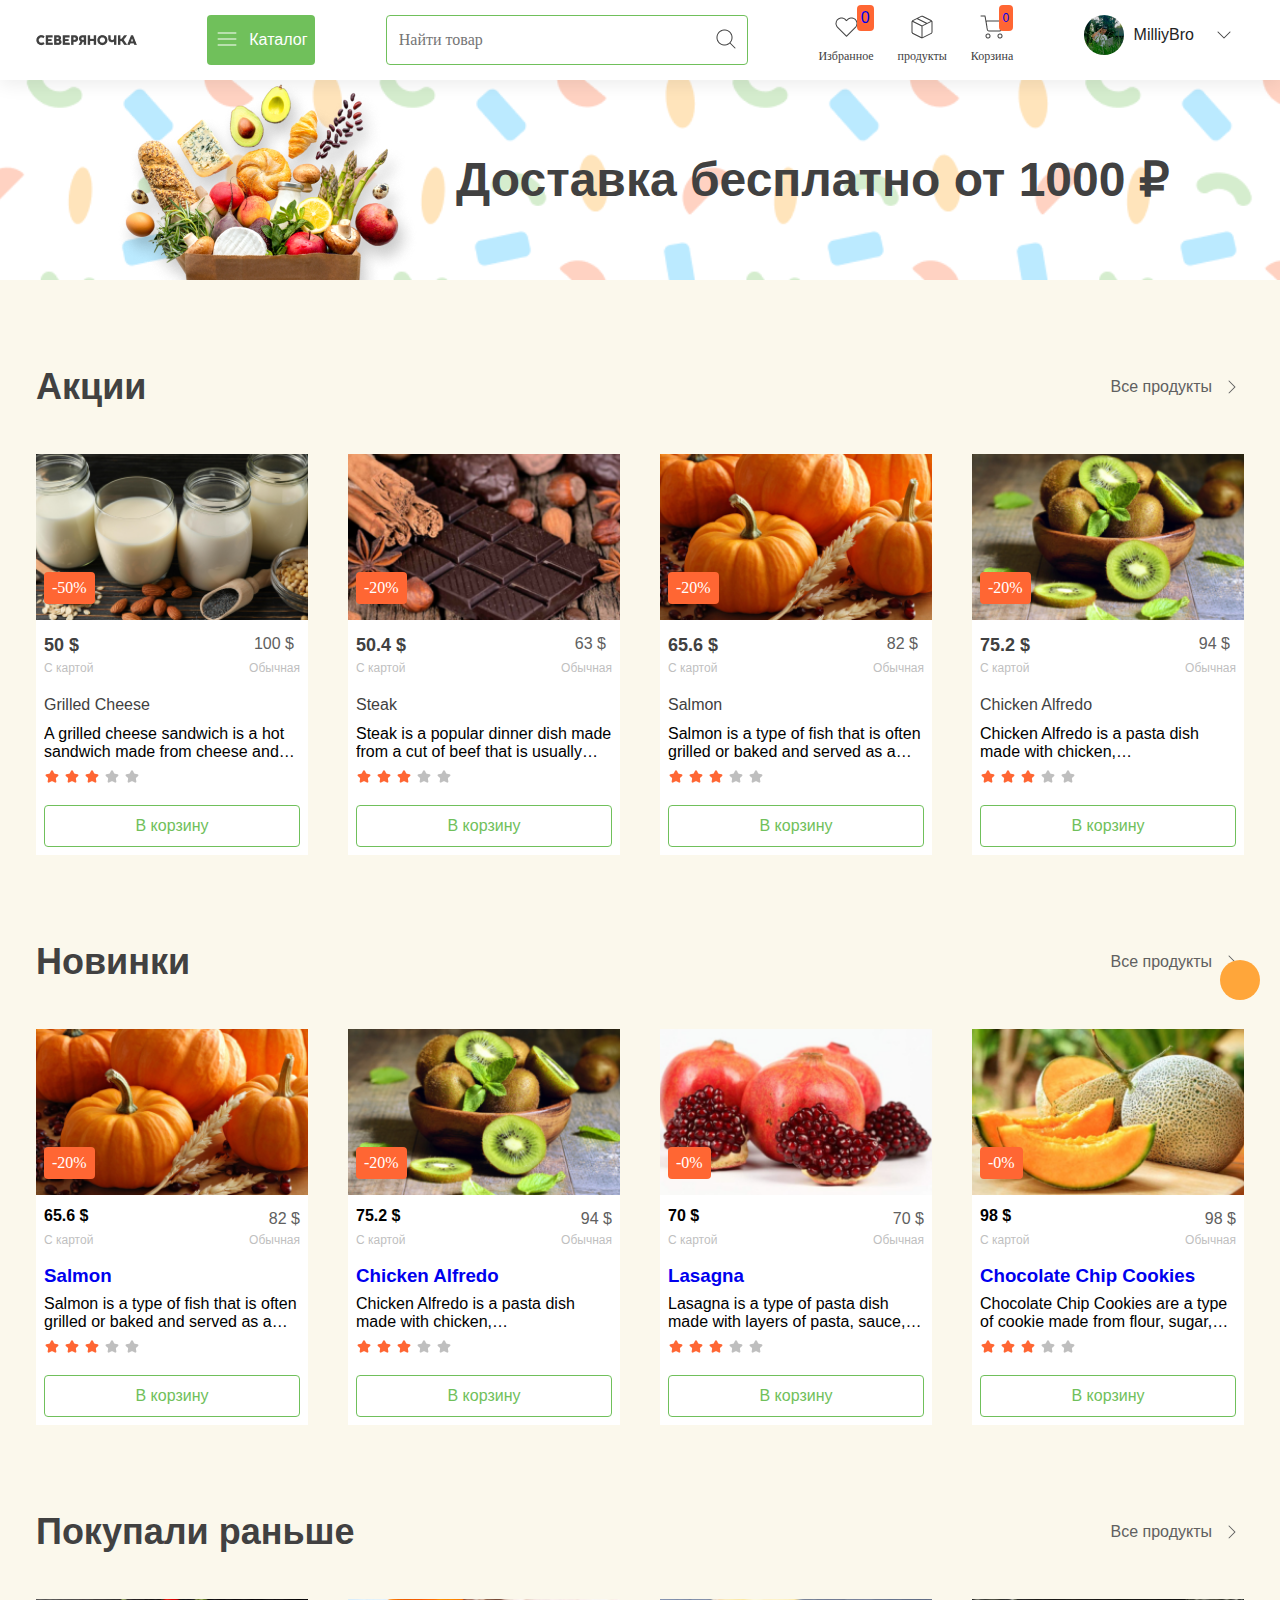
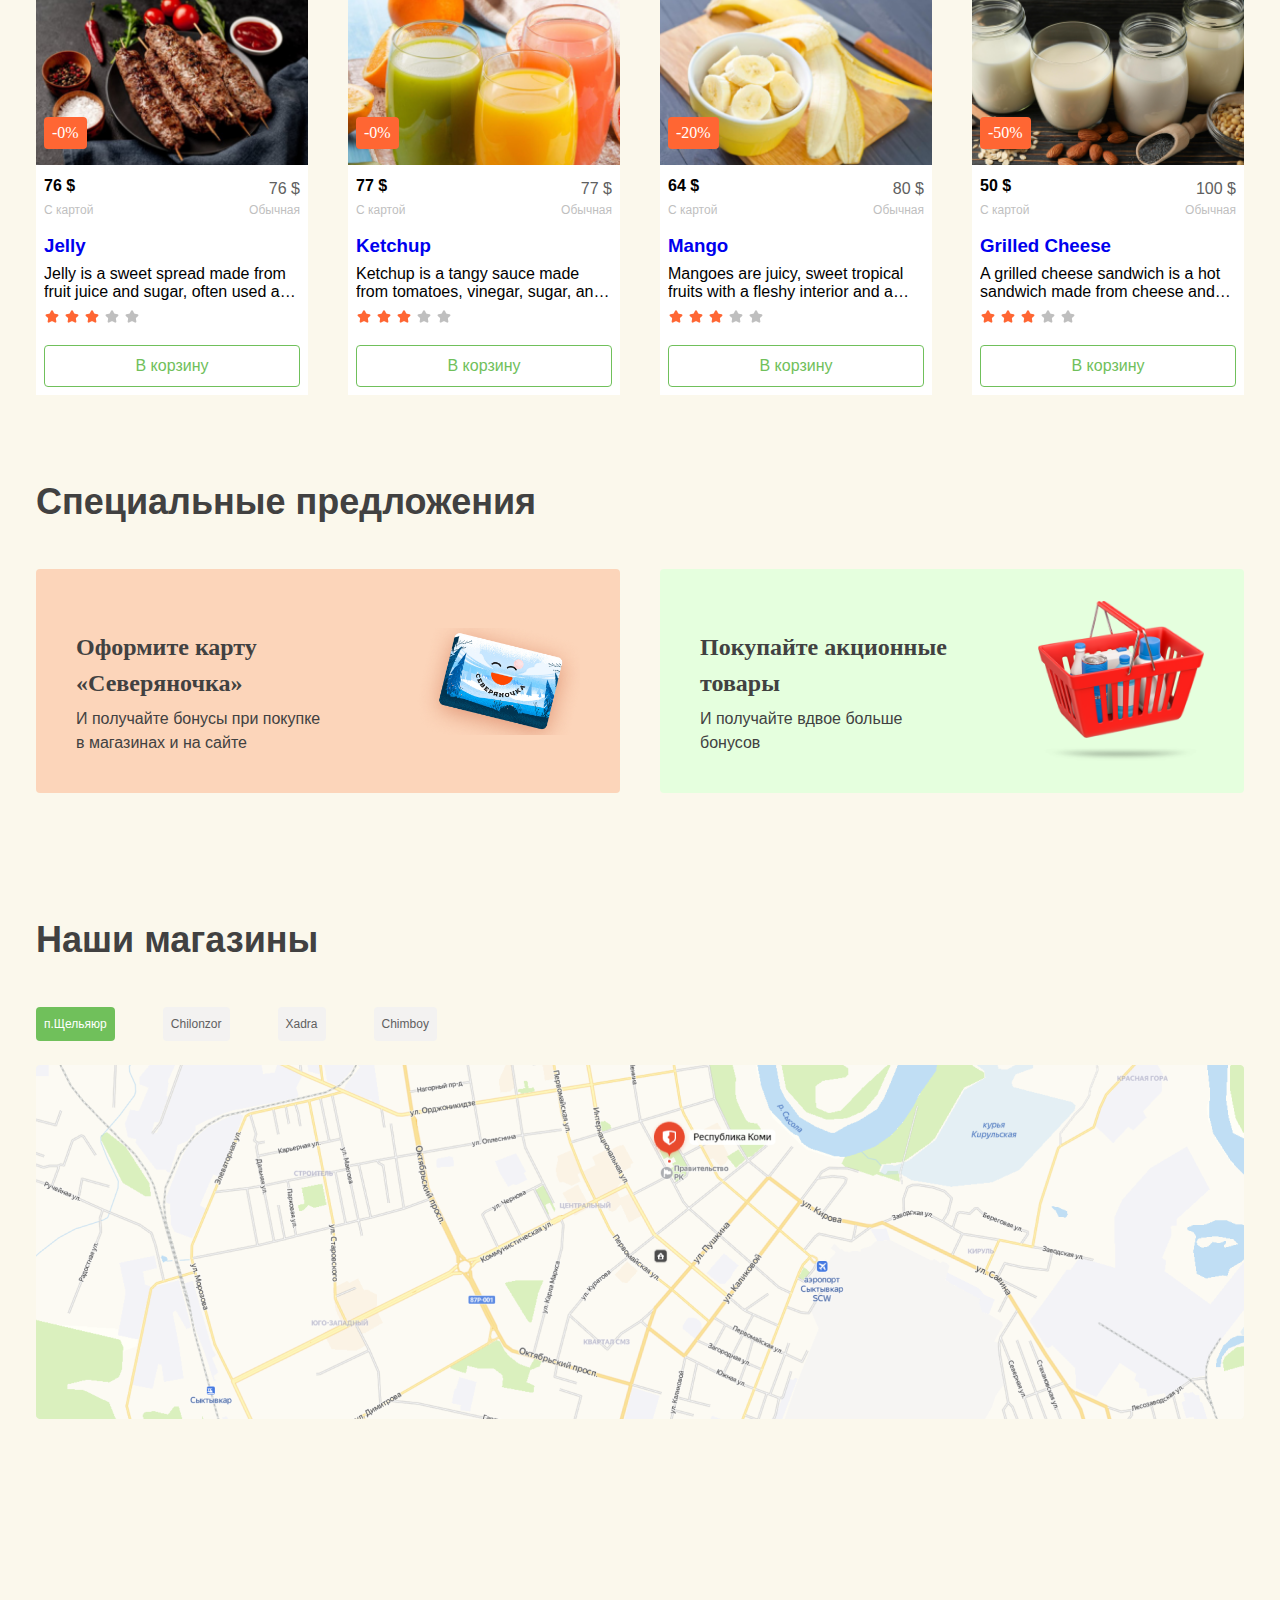
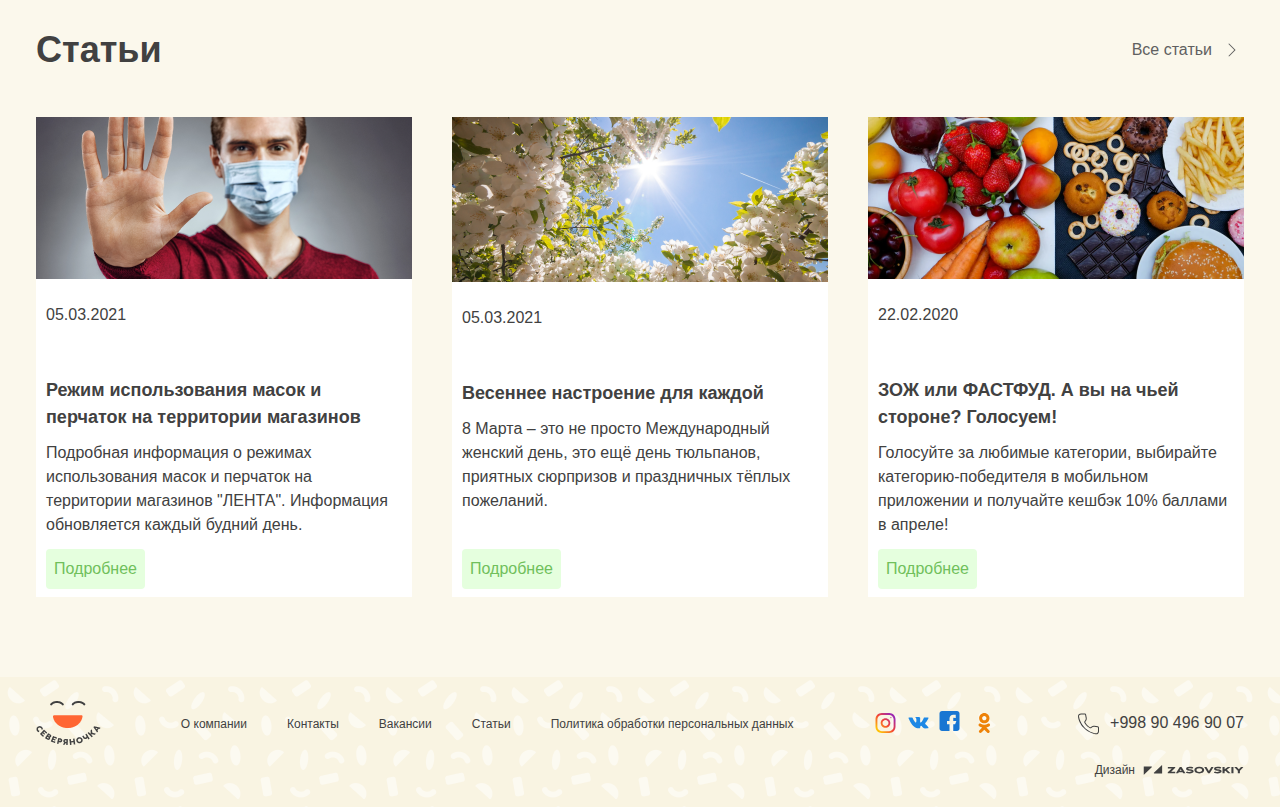
<file: index.html>
<!DOCTYPE html>
<html lang="en">

<head>
  <meta charset="UTF-8" />
  <meta name="viewport" content="width=device-width, initial-scale=1.0" />
  <title>Северяночка</title>
  <link href="https://cdn.jsdelivr.net/npm/bootstrap@5.3.1/dist/css/bootstrap.min.css" rel="stylesheet"
  integrity="sha384-4bw+/aepP/YC94hEpVNVgiZdgIC5+VKNBQNGCHeKRQN+PtmoHDEXuppvnDJzQIu9" crossorigin="anonymous">
  <link rel="stylesheet" href="css/home.min.css" />
</head>

<body>
  <a id="backtop" href="#">
    <img src="image/home/arr.svg" alt="arrow">
  </a>
  <div id="loader">
    <div class="loader"></div>
  </div>
  <header>
    <nav id="navbar">
       <div class="container navbar__container">
          <div class="navbar__logo">
             <a href="index.html"><img class="logo__face" src="image/home/logo-face.png" alt="">
                <img class="logo__title" src="image/home/logo.png" alt=""></a>
          </div>
          <div class="navbar__catalog">
             <button class="burger"><img src="image/home/menu.svg" alt=""></button>
             <a class="navbar__link" href="categories.html">Каталог</a>
          </div>
          <div class="navbar__input ">
             <input class="search-input" type="text" placeholder="Найти товар">
             <img src="image/home/lupa.png" alt="">
          </div>
          <div class="navbar__menu">
             <div class="navbar__menu__heart">

                <a href="favorite.html">
                   <img src="image/home/hearth.png" alt="">
                   <h3>Избранное</h3>
                   <span class="favorite-count  badge bg-primary"></span>
                </a>
             </div>
             <div class="navbar__menu__product">

                <a href="products.html">
                   <img src="image/home/product.png" alt="fdbc">
                   <h3>продукты</h3>
                </a>
             </div>
             <div class="navbar__menu__cart">
                <a href="cart.html">
                   <img src="image/home/cart.png" alt="">
                      <h3>Корзина<h3>
                      <span class="cart-count badge bg-primary"></span>
                </a>
             </div>
          </div>
          <div class="navbar__account">
             <button class="modal-open-btn">
                <img class="milliy" src="image/home/milliy.jpg" alt="">
                <h2>MilliyBro</h2>
                <img class="nav__acc" src="image/home/arrow.png" alt="">
             </button>
          </div>
       </div>
       <ul class="container menu d-none"></ul>
       <div class="modal">
        <div class="modal-body">
          <form class="login-form" novalidate>
            <div class="input-group">
              <h2 class="form-title">Вход</h2>
              <input required type="text" placeholder="username" />
              <p class="valid-feedback">Thanks</p>
              <p class="invalid-feedback">Please fill username</p>
            </div>
            <div class="input-group">
              <input required type="password" placeholder="password" />
              <p class="valid-feedback">Thanks</p>
              <p class="invalid-feedback">Please fill password</p>
            </div>
            <button type="submit" class="modal-btn">Вход</button>
          </form>
        </div>
        <button class="modal-close-btn">
          <svg xmlns="http://www.w3.org/2000/svg" width="24" height="24" viewBox="0 0 24 24" fill="none">
            <path fill-rule="evenodd" clip-rule="evenodd" d="M18.3536 5.64645C18.5488 5.84171 18.5488 6.15829 18.3536 6.35355L6.35355 18.3536C6.15829 18.5488 5.84171 18.5488 5.64645 18.3536C5.45118 18.1583 5.45118 17.8417 5.64645 17.6464L17.6464 5.64645C17.8417 5.45118 18.1583 5.45118 18.3536 5.64645Z" fill="#414141"/>
            <path fill-rule="evenodd" clip-rule="evenodd" d="M5.64645 5.64645C5.84171 5.45118 6.15829 5.45118 6.35355 5.64645L18.3536 17.6464C18.5488 17.8417 18.5488 18.1583 18.3536 18.3536C18.1583 18.5488 17.8417 18.5488 17.6464 18.3536L5.64645 6.35355C5.45118 6.15829 5.45118 5.84171 5.64645 5.64645Z" fill="#414141"/>
          </svg>
        </button>
      </div>
    </nav>
 </header>
  <main>
    <section id="hero">
      <div class="container hero">
        <img src="image/home/hero.png" alt="">
        <h1>Доставка бесплатно от 1000 ₽</h1>

      </div>
    </section>
    <section id="action">
      <div class="container action">
        <div class="action__header">
          <h1>Акции</h1>
          <div class="action__title">
            <a href="products.html">Все продукты </a>
            <img src="image/home/link.svg" alt="">
          </div>
        </div>
        <div class="action__item">

        </div>
      </div>
    </section>
    <section id="news">
      <div class="container news">
        <div class="news__header">
          <h1>Новинки</h1>
          <div class="news__title">
            <a href="products.html">Все продукты </a>
            <img src="image/home/link.svg" alt="">
          </div>
        </div>
        <div class="news__item">

        </div>
      </div>
    </section>

    <section id="news">
      <div class="container news">
        <div class="news__header">
          <h1>Покупали раньше</h1>
          <div class="news__title">
            <a href="products.html">Все продукты </a>
            <img src="image/home/link.svg" alt="">
          </div>
        </div>
        <div class="shop__item">
        </div>
      </div>
    </section>

    <section id="app">
      <div class="container app">
        <h2 class="app__title">
          Специальные предложения
        </h2>
        <div class="app__item">
          <!-- <div class="app__item__left">
            <div class="left__text">
              <h3>Оформите карту «Северяночка»</h3>
              <p>И получайте бонусы при покупке в магазинах и на сайте</p>
            </div>
            <img src="image/home/app1.png" alt="">
          </div>
          <div class="app__item__right">
            <div class="left__text">
              <h3>Покупайте акционные товары</h3>
              <p>И получайте вдвое больше бонусов</p>
            </div>
            <img src="image/home/app2.png" alt="">
          </div> -->
        </div>
      </div>
    </section>

    <section id="map">
      <div class="container map">
        <h2 class="app__title">
          Наши магазины
        </h2>
        <div class="w3-bar w3-black tabs-btn">
          <button class="w3-bar-item w3-button tab-btn active" onclick="openCity('London')">п.Щельяюр</button>
          <button class="w3-bar-item w3-button tab-btn" onclick="openCity('Chilonzor')">Chilonzor</button>
          <button class="w3-bar-item w3-button tab-btn" onclick="openCity('Xadra')">Xadra</button>
          <button class="w3-bar-item w3-button tab-btn" onclick="openCity('Chimboy')">Chimboy</button>

        </div>
        <div id="London" class="city">
          <img class="maps2" src="image/home/map1.png" alt="">
        </div>

        <div id="Chilonzor" class="city" style="display:none">
          <img class="maps2" src="image/home/map2.png" alt="">
        </div>

        <div id="Xadra" class="city" style="display:none">
          <img class="maps2" src="image/home/map3.png" alt="">
        </div>

        <div id="Chimboy" class="city" style="display:none">
          <img class="maps2" src="image/home/map2.png" alt="">
        </div>
      </div>
    </section>
    

    <section id="surface">
      <div class="container surface">
        <div class="surface__header">
          <h1>Статьи</h1>
          <div class="surface__title">
            <a href="articles.html">Все статьи </a>
            <img src="image/home/link.svg" alt="">
          </div>
        </div>
        <div class="surface__items">
          

        </div>
      </div>
    </section>
  </main>

  <footer id="footer">
    <div class="container footer">
      <img src="image/home/footer-logo.png" alt="">
      <div class="footer__link">
        <li><a href="about.html">О компании</a></li>
        <li><a href="contact.html">Контакты</a></li>
        <li><a href="vacancy.html">Вакансии</a></li>
        <li><a href="articles.html">Статьи</a></li>
        <li><a href="#">Политика обработки персональных данных</a></li>
      </div>
      <div class="footer__social">
        <img src="image/home/instagram.svg" alt="">
        <img src="image/home/vkontakte.svg" alt="">
        <img src="image/home/twitter.svg" alt="">
        <img src="image/home/ok.svg" alt="">
      </div>
      <div class="footer__phone">
        <img src="image/home/phone.svg" alt="">
        <h3><a href="tel:+998904969007">+998 90 496 90 07</a></h3>
      </div>
    </div>
    <div class="container dark__footer">
      <h4>Дизайн</h4>
      <img src="image/home/zasovskiy.svg" alt="">
    </div>
    <div class="container footer__link2">
      <div class="footer__link2">
        <li><a href="about.html">О компании</a></li>
        <li><a href="contact.html">Контакты</a></li>
        <li><a href="vacancy.html">Вакансии</a></li>
        <li><a href="articles.html">Статьи</a></li>
        <li><a href="#">Политика обработки персональных данных</a></li>
      </div>
    </div>

  </footer>
  <footer id="footer__fixed">
    <div class="container footer__fixed">
      <div class="fixed__menu">
        <a href="category.html"><img src="image/home/footer-mune].png" alt="">
          <h6>Каталог</h6>
        </a>
      </div>
      <div class="fixed__menu">
        <a href="favorite.html"><img src="image/home/hearth.png" alt="">
          <h6>Избранное</h6>
        </a>
      </div>
      <div class="fixed__menu">
        <a href="#"><img src="image/home/product.png" alt="">
          <h6>Заказы</h6>
        </a>
      </div>
      <div class="fixed__menu">
        <a href="cart.html"><img src="image/home/cart.png" alt="">
          <h6>Корзина</h6>
        </a>
      </div>
      <div class="fixed__menu">
        <img src="image/home/accaunt.png" alt="">
      </div>
    </div>
  </footer>
  <script src="js/tabs.js"></script>
  <script src="js/main.js"></script>
  <script src="js/products-data.js"></script>
  <script src="js/categories-data.js"></script>
  <script src="js/home.js"></script>
  <script src="js/products.js"></script>

</body>

</html>
</file>
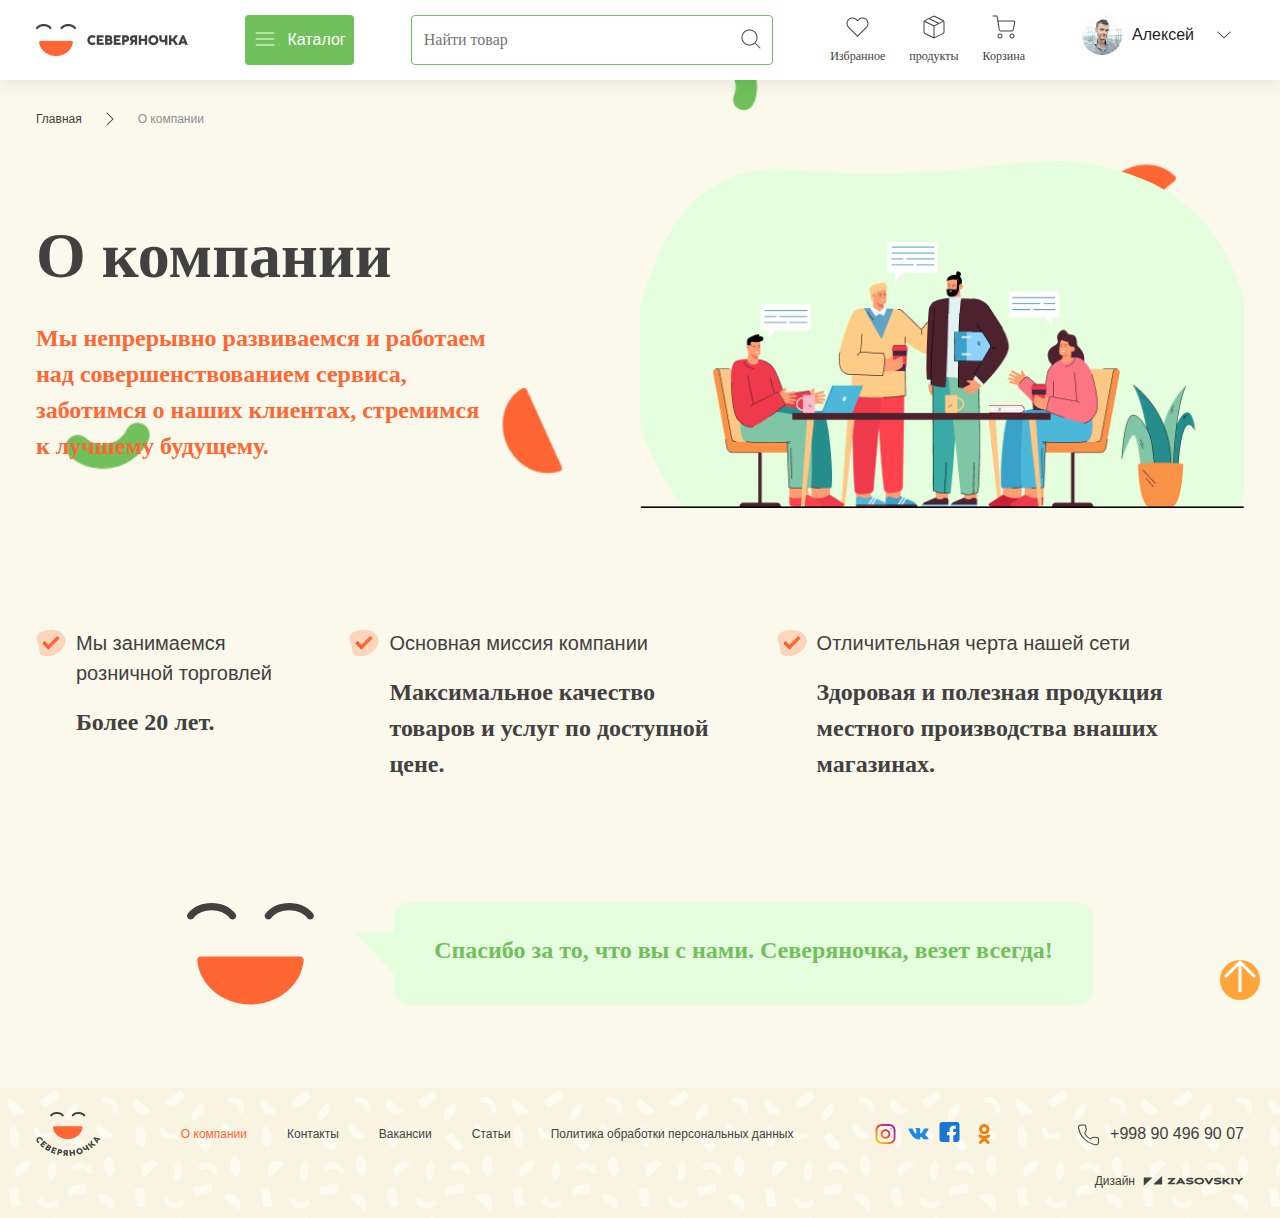
<file: about.html>
<!DOCTYPE html>
<html lang="en">

<head>
   <meta charset="UTF-8" />
   <meta name="viewport" content="width=device-width, initial-scale=1.0" />
   <title>О нас</title>
   <link rel="stylesheet" href="css/about.min.css" />
</head>

<body>
   <a id="backtop" href="#">
      <img src="image/home/arr.svg" alt="arrow">
   </a>
   <div id="loader">
      <div class="loader"></div>
   </div>
   <header>
      <nav id="navbar">
         <div class="container navbar__container">
            <div class="navbar__logo">
               <a href="index.html"><img class="logo__face" src="image/home/logo-face.png" alt="">
                  <img class="logo__title" src="image/home/logo.png" alt=""></a>
            </div>
            <div class="navbar__catalog">
               <button><img src="image/home/menu.svg" alt=""></button>
               <a class="navbar__link" href="categories.html">Каталог</a>
            </div>
            <div class="navbar__input">
               <input type="text" placeholder="Найти товар">
               <img src="image/home/lupa.png" alt="">
            </div>
            <div class="navbar__menu">
               <div class="navbar__menu__heart">

                  <a href="favorite.html">
                     <img src="image/home/hearth.png" alt="">
                     <h3>Избранное</h3>
                  </a>
               </div>
               <div class="navbar__menu__product">

                  <a href="products.html">
                     <img src="image/home/product.png" alt="fdbc">
                     <h3>продукты</h3>
                  </a>
               </div>
               <div class="navbar__menu__cart">
                  <a href="cart.html">
                     <img src="image/home/cart.png" alt="">
                     <h3>Корзина<h3>
                  </a>
               </div>
            </div>
            <div class="navbar__account">
               <a href="">
                  <img src="image/home/accaunt.png" alt="">
                  <h2>Алексей</h2>
                  <img class="nav__acc" src="image/home/arrow.png" alt="">
               </a>
            </div>
         </div>
      </nav>
   </header>
   <main>
      <section id="hero">
         <div class="container hero">
            <div class="hero__head">
               <a href="index.html">Главная</a>
               <svg xmlns="http://www.w3.org/2000/svg" width="24" height="24" viewBox="0 0 24 24" fill="none">
                  <path fill-rule="evenodd" clip-rule="evenodd"
                     d="M8.64645 5.64645C8.84171 5.45118 9.15829 5.45118 9.35355 5.64645L15.3536 11.6464C15.5488 11.8417 15.5488 12.1583 15.3536 12.3536L9.35355 18.3536C9.15829 18.5488 8.84171 18.5488 8.64645 18.3536C8.45118 18.1583 8.45118 17.8417 8.64645 17.6464L14.2929 12L8.64645 6.35355C8.45118 6.15829 8.45118 5.84171 8.64645 5.64645Z"
                     fill="#414141" />
               </svg>
               <a href="about.html" class="href">О компании</a>
            </div>
            <div class="hero__company">
               <div class="hero__company__left">
                  <h1>О компании</h1>
                  <h4>
                     Мы непрерывно развиваемся и работаем над совершенствованием сервиса, заботимся о наших клиентах,
                     стремимся к лучшему будущему.
                  </h4>
               </div>
               <div class="hero__company__right">
                  <img src="image/about/img.png" alt="">
               </div>
            </div>
         </div>
      </section>
      <section id="about">
         <div class="container about">
            <div class="about__card card1">
               <img src="image/about/check.svg" alt="">
               <div class="about__card__text">
                  <h3>Мы занимаемся розничной торговлей</h3>
                  <h4>Более 20 лет.</h4>
               </div>
            </div>
            <div class="about__card">
               <img src="image/about/check.svg" alt="">
               <div class="about__card__text">
                  <h3>Основная миссия компании</h3>
                  <h4>Максимальное качество товаров и услуг по доступной цене.</h4>
               </div>
            </div>
            <div class="about__card">
               <img src="image/about/check.svg" alt="">
               <div class="about__card__text">
                  <h3>Отличительная черта нашей сети</h3>
                  <h4>Здоровая и полезная продукция местного производства внаших магазинах.</h4>
               </div>
            </div>
         </div>
      </section>
      <section id="face">
         <div class="container face">
            <img src="image/about/about-face.svg" class="faceca" alt="">
            <div class="face__text">
               <img src="image/about/face-ex.svg" class="arr" alt="">
               <h3>Спасибо за то, что вы с нами. Северяночка, везет всегда!</h3>
            </div>
         </div>
      </section>
   </main>

   <footer id="footer">
      <div class="container footer">
         <img src="image/home/footer-logo.png" alt="">
         <div class="footer__link">
            <li><a class="aktiv" href="about.html">О компании</a></li>
            <li><a href="contact.html">Контакты</a></li>
            <li><a href="vacancy.html">Вакансии</a></li>
            <li><a href="articles.html">Статьи</a></li>
            <li><a href="#">Политика обработки персональных данных</a></li>
         </div>
         <div class="footer__social">
            <img src="image/home/instagram.svg" alt="">
            <img src="image/home/vkontakte.svg" alt="">
            <img src="image/home/twitter.svg" alt="">
            <img src="image/home/ok.svg" alt="">
         </div>
         <div class="footer__phone">
            <img src="image/home/phone.svg" alt="">
            <h3><a href="tel:+998904969007">+998 90 496 90 07</a></h3>
         </div>
      </div>
      <div class="container dark__footer">
         <h4>Дизайн</h4>
         <img src="image/home/zasovskiy.svg" alt="">
      </div>
      <div class="container footer__link2">
         <div class="footer__link2">
            <li><a href="about.html">О компании</a></li>
            <li><a href="contact.html">Контакты</a></li>
            <li><a href="vacancy.html">Вакансии</a></li>
            <li><a href="articles.html">Статьи</a></li>
            <li><a href="#">Политика обработки персональных данных</a></li>
         </div>
      </div>

   </footer>
   <footer id="footer__fixed">
      <div class="container footer__fixed">
         <div class="fixed__menu">
            <a href="category.html"><img src="image/home/footer-mune].png" alt="">
               <h6>Каталог</h6>
            </a>
         </div>
         <div class="fixed__menu">
            <a href="favorite.html"><img src="image/home/hearth.png" alt="">
               <h6>Избранное</h6>
            </a>
         </div>
         <div class="fixed__menu">
            <a href="#"><img src="image/home/product.png" alt="">
               <h6>Заказы</h6>
            </a>
         </div>
         <div class="fixed__menu">
            <a href="cart.html"><img src="image/home/cart.png" alt="">
               <h6>Корзина</h6>
            </a>
         </div>
         <div class="fixed__menu">
            <img src="image/home/accaunt.png" alt="">
         </div>
      </div>
   </footer>
   <script src="js/tabs.js"></script>
   <script src="js/main.js"></script>
</body>

</html>
</file>
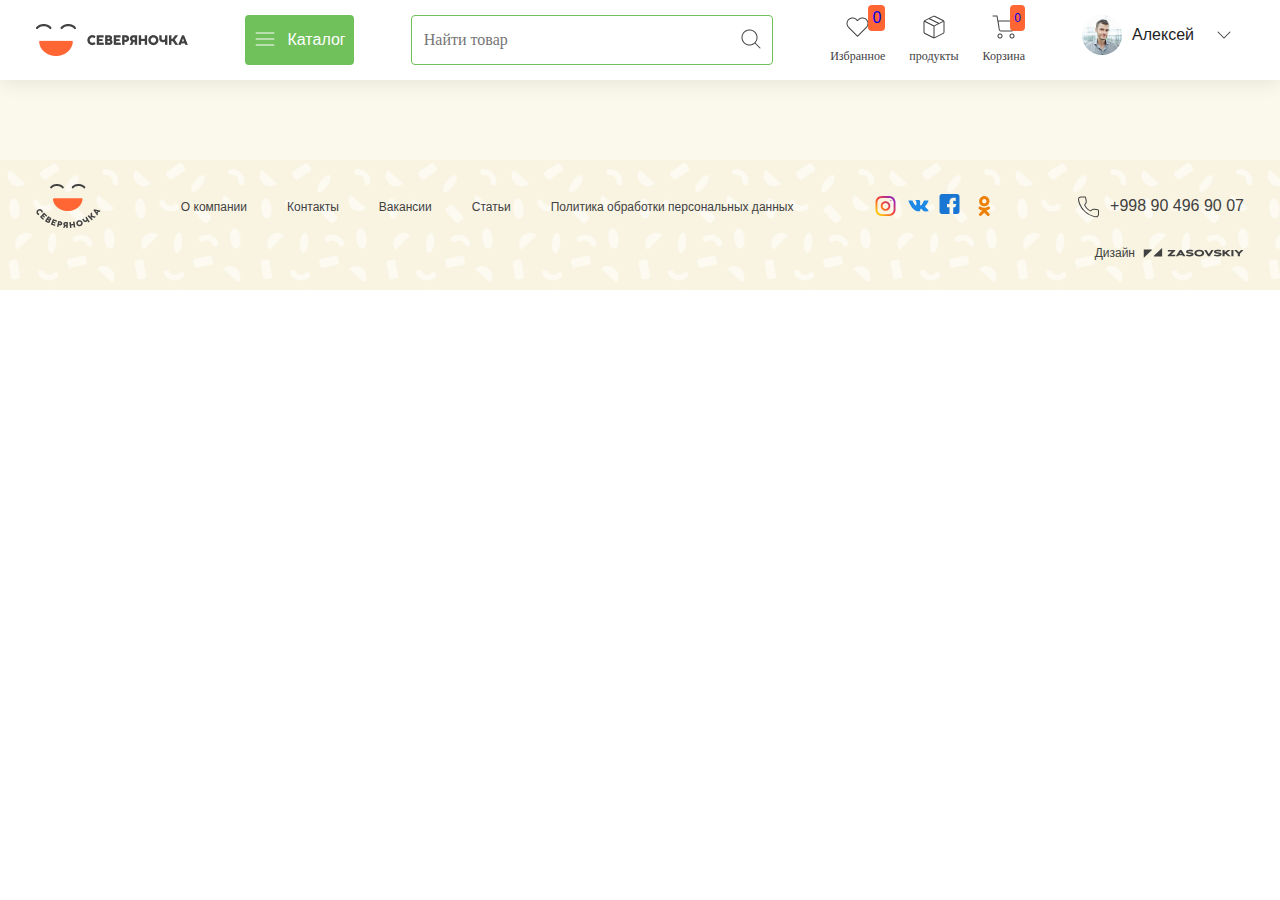
<file: cart.html>
<!DOCTYPE html>
<html lang="en">

<head>
   <meta charset="UTF-8" />
   <meta name="viewport" content="width=device-width, initial-scale=1.0" />
   <title>Все продукты</title>
   <link href="https://cdn.jsdelivr.net/npm/bootstrap@5.3.1/dist/css/bootstrap.min.css" rel="stylesheet"
      integrity="sha384-4bw+/aepP/YC94hEpVNVgiZdgIC5+VKNBQNGCHeKRQN+PtmoHDEXuppvnDJzQIu9" crossorigin="anonymous">
   <link rel="stylesheet" href="css/products.min.css" />
</head>

<body>
   <a id="backtop" href="#">
      <img src="image/home/arr.svg" alt="arrow">
   </a>
   <div id="loader">
      <div class="loader"></div>
   </div>
   <header>
      <nav id="navbar">
         <div class="container navbar__container">
            <div class="navbar__logo">
               <a href="index.html"><img class="logo__face" src="image/home/logo-face.png" alt="">
                  <img class="logo__title" src="image/home/logo.png" alt=""></a>
            </div>
            <div class="navbar__catalog">
               <button class="burger"><img src="image/home/menu.svg" alt=""></button>
               <a class="navbar__link" href="category.html">Каталог</a>
            </div>
            <div class="navbar__input ">
               <input class="search-input" type="text" placeholder="Найти товар">
               <img src="image/home/lupa.png" alt="">
            </div>
            <div class="navbar__menu">
               <div class="navbar__menu__heart">

                  <a href="favorite.html">
                     <img src="image/home/hearth.png" alt="">
                     <h3>Избранное</h3>
                     <span class="favorite-count  badge bg-primary"></span>
                  </a>
               </div>
               <div class="navbar__menu__product">

                  <a href="products.html">
                     <img src="image/home/product.png" alt="fdbc">
                     <h3>продукты</h3>
                  </a>
               </div>
               <div class="navbar__menu__cart">
                  <a href="cart.html">
                     <img src="image/home/cart.png" alt="">
                        <h3>Корзина<h3>
                        <span class="cart-count badge bg-primary"></span>
                  </a>
               </div>
            </div>
            <div class="navbar__account">
               <a href="">
                  <img src="image/home/accaunt.png" alt="">
                  <h2>Алексей</h2>
                  <img class="nav__acc" src="image/home/arrow.png" alt="">
               </a>
            </div>
         </div>
         <ul class="container menu d-none"></ul>
      </nav>
   </header>

   <main>
      <section>
         <div class="container">
           <div class="row cart-row"></div>
         </div>
       </section>
   </main>

   <footer id="footer">
      <div class="container footer">
         <img src="image/home/footer-logo.png" alt="">
         <div class="footer__link">
            <li><a href="about.html">О компании</a></li>
            <li><a href="contact.html">Контакты</a></li>
            <li><a href="vacancy.html">Вакансии</a></li>
            <li><a href="articles.html">Статьи</a></li>
            <li><a href="#">Политика обработки персональных данных</a></li>
         </div>
         <div class="footer__social">
            <img src="image/home/instagram.svg" alt="">
            <img src="image/home/vkontakte.svg" alt="">
            <img src="image/home/twitter.svg" alt="">
            <img src="image/home/ok.svg" alt="">
         </div>
         <div class="footer__phone">
            <img src="image/home/phone.svg" alt="">
            <h3><a href="tel:+998904969007">+998 90 496 90 07</a></h3>
         </div>
      </div>
      <div class="container dark__footer">
         <h4>Дизайн</h4>
         <img src="image/home/zasovskiy.svg" alt="">
      </div>
      <div class="container footer__link2">
         <div class="footer__link2">
            <li><a href="about.html">О компании</a></li>
            <li><a href="contact.html">Контакты</a></li>
            <li><a href="vacancy.html">Вакансии</a></li>
            <li><a href="articles.html">Статьи</a></li>
            <li><a href="#">Политика обработки персональных данных</a></li>
         </div>
      </div>

   </footer>
   <footer id="footer__fixed">
      <div class="container footer__fixed">
         <div class="fixed__menu">
            <a href="category.html"><img src="image/home/footer-mune].png" alt="">
               <h6>Каталог</h6>
            </a>
         </div>
         <div class="fixed__menu">
            <a href="favorite.html"><img src="image/home/hearth.png" alt="">
               <h6>Избранное</h6>
            </a>
         </div>
         <div class="fixed__menu">
            <a href="#"><img src="image/home/product.png" alt="">
               <h6>Заказы</h6>
            </a>
         </div>
         <div class="fixed__menu">
            <a href="cart.html"><img src="image/home/cart.png" alt="">
               <h6>Корзина</h6>
            </a>
         </div>
         <div class="fixed__menu">
            <img src="image/home/accaunt.png" alt="">
         </div>
      </div>
   </footer>
   <script src="js/tabs.js"></script>
   <script src="js/main.js"></script>
   <!-- <script src="js/show.js"></script>
   <script src="js/pagination.js"></script> -->

   <script src="js/categories-data.js"></script>

   <script src="js/products-data.js"></script>
   <script src="js/products.js"></script>
   <script src="js/cart.js"></script>
</body>

</html>
</file>
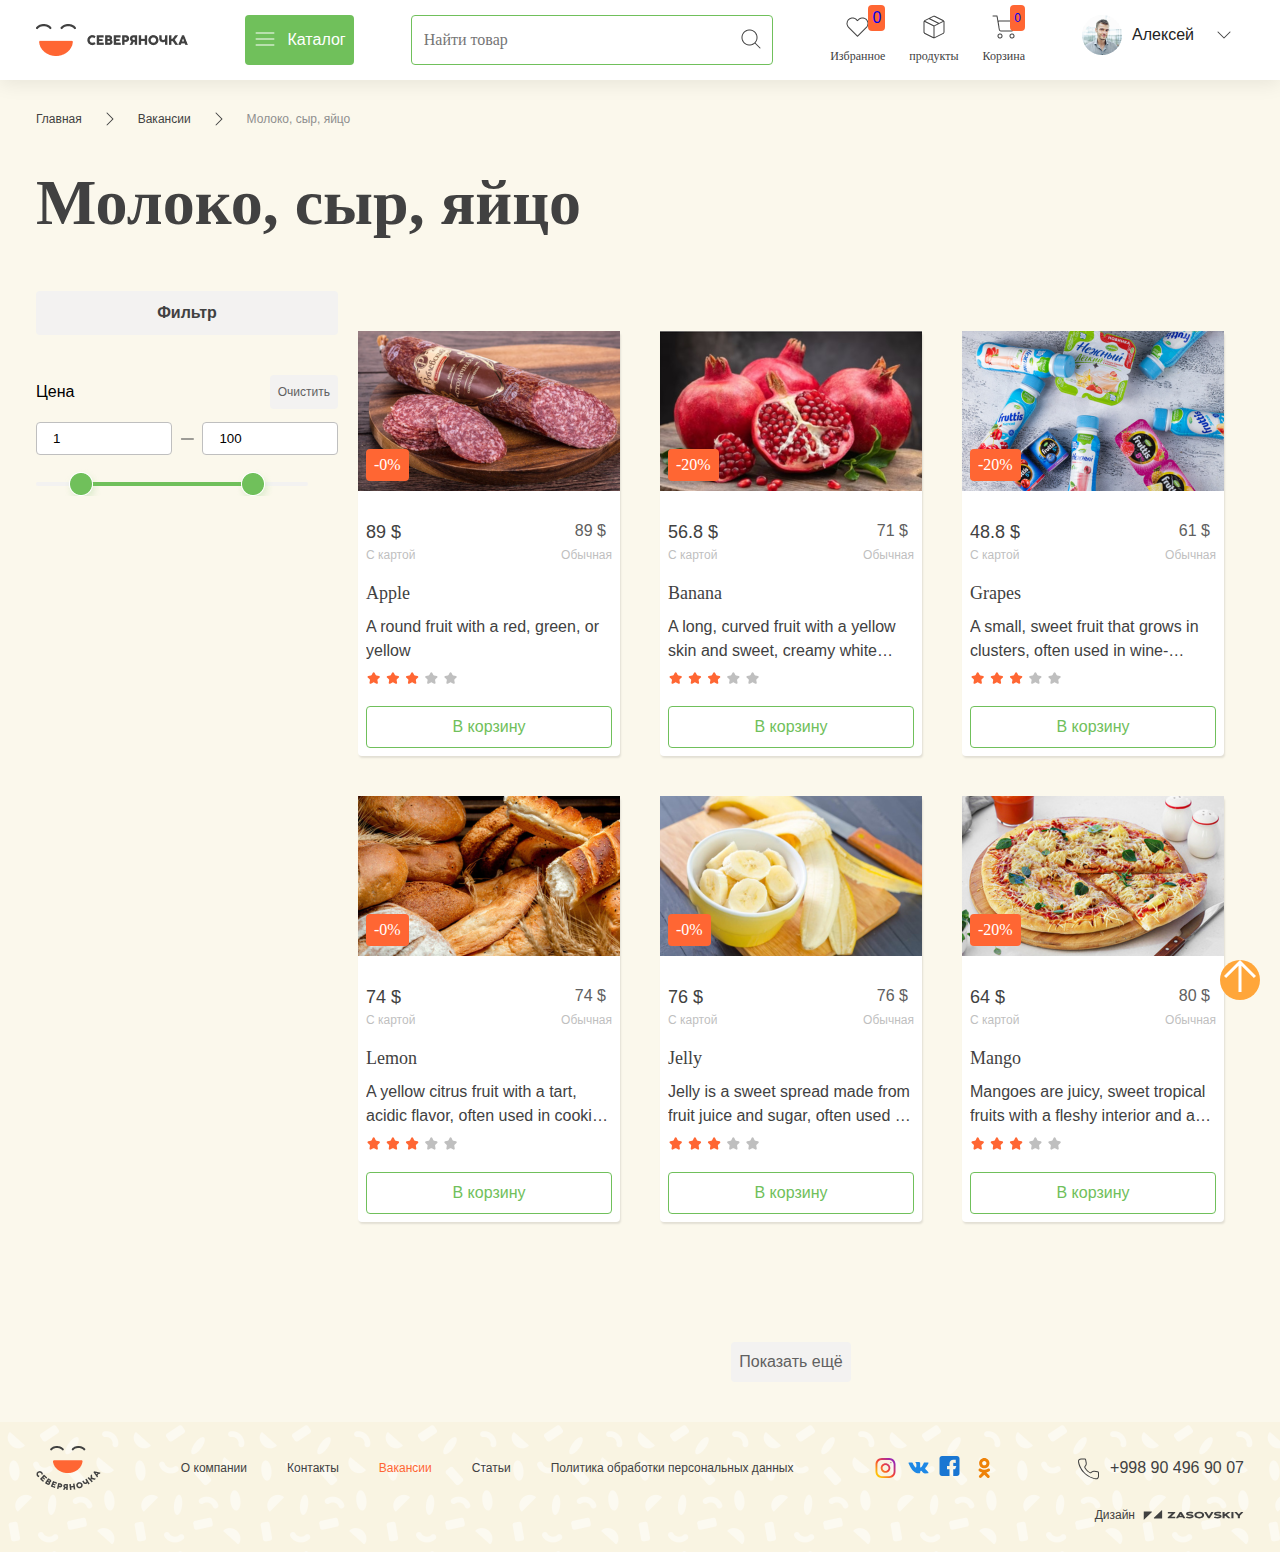
<file: category.html>
<!DOCTYPE html>
<html lang="en">

<head>
   <meta charset="UTF-8" />
   <meta name="viewport" content="width=device-width, initial-scale=1.0" />
   <title>Молоко, сыр, яйцо</title>
   <link rel="stylesheet" href="css/category.min.css" />
</head>

<body>
   <a id="backtop" href="#">
      <img src="image/home/arr.svg" alt="arrow">
   </a>
   <div id="loader">
      <div class="loader"></div>
   </div>
   <header>
      <nav id="navbar">
         <div class="container navbar__container">
            <div class="navbar__logo">
               <a href="index.html"><img class="logo__face" src="image/home/logo-face.png" alt="">
                  <img class="logo__title" src="image/home/logo.png" alt=""></a>
            </div>
            <div class="navbar__catalog">
               <button class="burger"><img src="image/home/menu.svg" alt=""></button>
               <a class="navbar__link" href="category.html">Каталог</a>
            </div>
            <div class="navbar__input ">
               <input class="search-input" type="text" placeholder="Найти товар">
               <img src="image/home/lupa.png" alt="">
            </div>
            <div class="navbar__menu">
               <div class="navbar__menu__heart">

                  <a href="favorite.html">
                     <img src="image/home/hearth.png" alt="">
                     <h3>Избранное</h3>
                     <span class="favorite-count  badge bg-primary"></span>
                  </a>
               </div>
               <div class="navbar__menu__product">

                  <a href="products.html">
                     <img src="image/home/product.png" alt="fdbc">
                     <h3>продукты</h3>
                  </a>
               </div>
               <div class="navbar__menu__cart">
                  <a href="cart.html">
                     <img src="image/home/cart.png" alt="">
                        <h3>Корзина<h3>
                        <span class="cart-count badge bg-primary"></span>
                  </a>
               </div>
            </div>
            <div class="navbar__account">
               <a href="">
                  <img src="image/home/accaunt.png" alt="">
                  <h2>Алексей</h2>
                  <img class="nav__acc" src="image/home/arrow.png" alt="">
               </a>
            </div>
         </div>
         <ul class="container menu d-none"></ul>
      </nav>
   </header>

   <section id="hero" class="head__fixed">
      <div class="container hero">
         <div class="hero__head">
            <a href="index.html">Главная</a>
            <svg xmlns="http://www.w3.org/2000/svg" width="24" height="24" viewBox="0 0 24 24" fill="none">
               <path fill-rule="evenodd" clip-rule="evenodd"
                  d="M8.64645 5.64645C8.84171 5.45118 9.15829 5.45118 9.35355 5.64645L15.3536 11.6464C15.5488 11.8417 15.5488 12.1583 15.3536 12.3536L9.35355 18.3536C9.15829 18.5488 8.84171 18.5488 8.64645 18.3536C8.45118 18.1583 8.45118 17.8417 8.64645 17.6464L14.2929 12L8.64645 6.35355C8.45118 6.15829 8.45118 5.84171 8.64645 5.64645Z"
                  fill="#414141" />
            </svg>
            <a href="vacancy.html" class="href">Вакансии</a>
            <svg xmlns="http://www.w3.org/2000/svg" width="24" height="24" viewBox="0 0 24 24" fill="none">
               <path fill-rule="evenodd" clip-rule="evenodd"
                  d="M8.64645 5.64645C8.84171 5.45118 9.15829 5.45118 9.35355 5.64645L15.3536 11.6464C15.5488 11.8417 15.5488 12.1583 15.3536 12.3536L9.35355 18.3536C9.15829 18.5488 8.84171 18.5488 8.64645 18.3536C8.45118 18.1583 8.45118 17.8417 8.64645 17.6464L14.2929 12L8.64645 6.35355C8.45118 6.15829 8.45118 5.84171 8.64645 5.64645Z"
                  fill="#414141" />
            </svg>
            <a href="vacancy.html" class="products">Молоко, сыр, яйцо</a>
         </div>
         <h1>Молоко, сыр, яйцо</h1>


      </div>
   </section>
   <main>
      <div class="container main">
         <aside>
            <button class="filter">Фильтр</button>
            <div class="price">
               <h4>Цена</h4>
               <button>Очистить</button>
            </div>
            <div class="input">
               <input type="text" value="1">
               <svg xmlns="http://www.w3.org/2000/svg" width="24" height="24" viewBox="0 0 24 24" fill="none">
                  <path fill-rule="evenodd" clip-rule="evenodd"
                     d="M4.5 12C4.5 11.7239 4.72386 11.5 5 11.5H19C19.2761 11.5 19.5 11.7239 19.5 12C19.5 12.2761 19.2761 12.5 19 12.5H5C4.72386 12.5 4.5 12.2761 4.5 12Z"
                     fill="#414141" />
               </svg>
               <input type="text" value="100">
            </div>
            <img src="image/category/line.png" alt="">
         </aside>
         <section id="news">
            <div class="container news">
               
               <script src="https://cdnjs.cloudflare.com/ajax/libs/jquery/3.3.1/jquery.min.js"></script>
               <div class="action__item">

               </div>
               <button id="loadMoreprodDiv" class='loadMore'>Показать ещё</button>
            </div>
         </section>
      </div>
   </main>

   <footer id="footer">
      <div class="container footer">
         <img src="image/home/footer-logo.png" alt="">
         <div class="footer__link">
            <li><a href="about.html">О компании</a></li>
            <li><a href="contact.html">Контакты</a></li>
            <li><a class="aktiv" href="vacancy.html">Вакансии</a></li>
            <li><a href="articles.html">Статьи</a></li>
            <li><a href="#">Политика обработки персональных данных</a></li>
         </div>
         <div class="footer__social">
            <img src="image/home/instagram.svg" alt="">
            <img src="image/home/vkontakte.svg" alt="">
            <img src="image/home/twitter.svg" alt="">
            <img src="image/home/ok.svg" alt="">
         </div>
         <div class="footer__phone">
            <img src="image/home/phone.svg" alt="">
            <h3><a href="tel:+998904969007">+998 90 496 90 07</a></h3>
         </div>
      </div>
      <div class="container dark__footer">
         <h4>Дизайн</h4>
         <img src="image/home/zasovskiy.svg" alt="">
      </div>
      <div class="container footer__link2">
         <div class="footer__link2">
            <li><a href="about.html">О компании</a></li>
            <li><a href="contact.html">Контакты</a></li>
            <li><a href="vacancy.html">Вакансии</a></li>
            <li><a href="articles.html">Статьи</a></li>
            <li><a href="#">Политика обработки персональных данных</a></li>
         </div>
      </div>

   </footer>
   <footer id="footer__fixed">
      <div class="container footer__fixed">
         <div class="fixed__menu">
            <a href="category.html"><img src="image/home/footer-mune].png" alt="">
               <h6>Каталог</h6>
            </a>
         </div>
         <div class="fixed__menu">
            <a href="favorite.html"><img src="image/home/hearth.png" alt="">
               <h6>Избранное</h6>
            </a>
         </div>
         <div class="fixed__menu">
            <a href="#"><img src="image/home/product.png" alt="">
               <h6>Заказы</h6>
            </a>
         </div>
         <div class="fixed__menu">
            <a href="cart.html"><img src="image/home/cart.png" alt="">
               <h6>Корзина</h6>
            </a>
         </div>
         <div class="fixed__menu">
            <img src="image/home/accaunt.png" alt="">
         </div>
      </div>
   </footer>
   <script src="js/tabs.js"></script>
   <script src="js/main.js"></script>
   <script src="js/show.js"></script>
   <script src="js/pagination.js"></script>
   <script src="js/products-data.js"></script>
   <script src="js/category.js"></script>
</body>

</html>
</file>
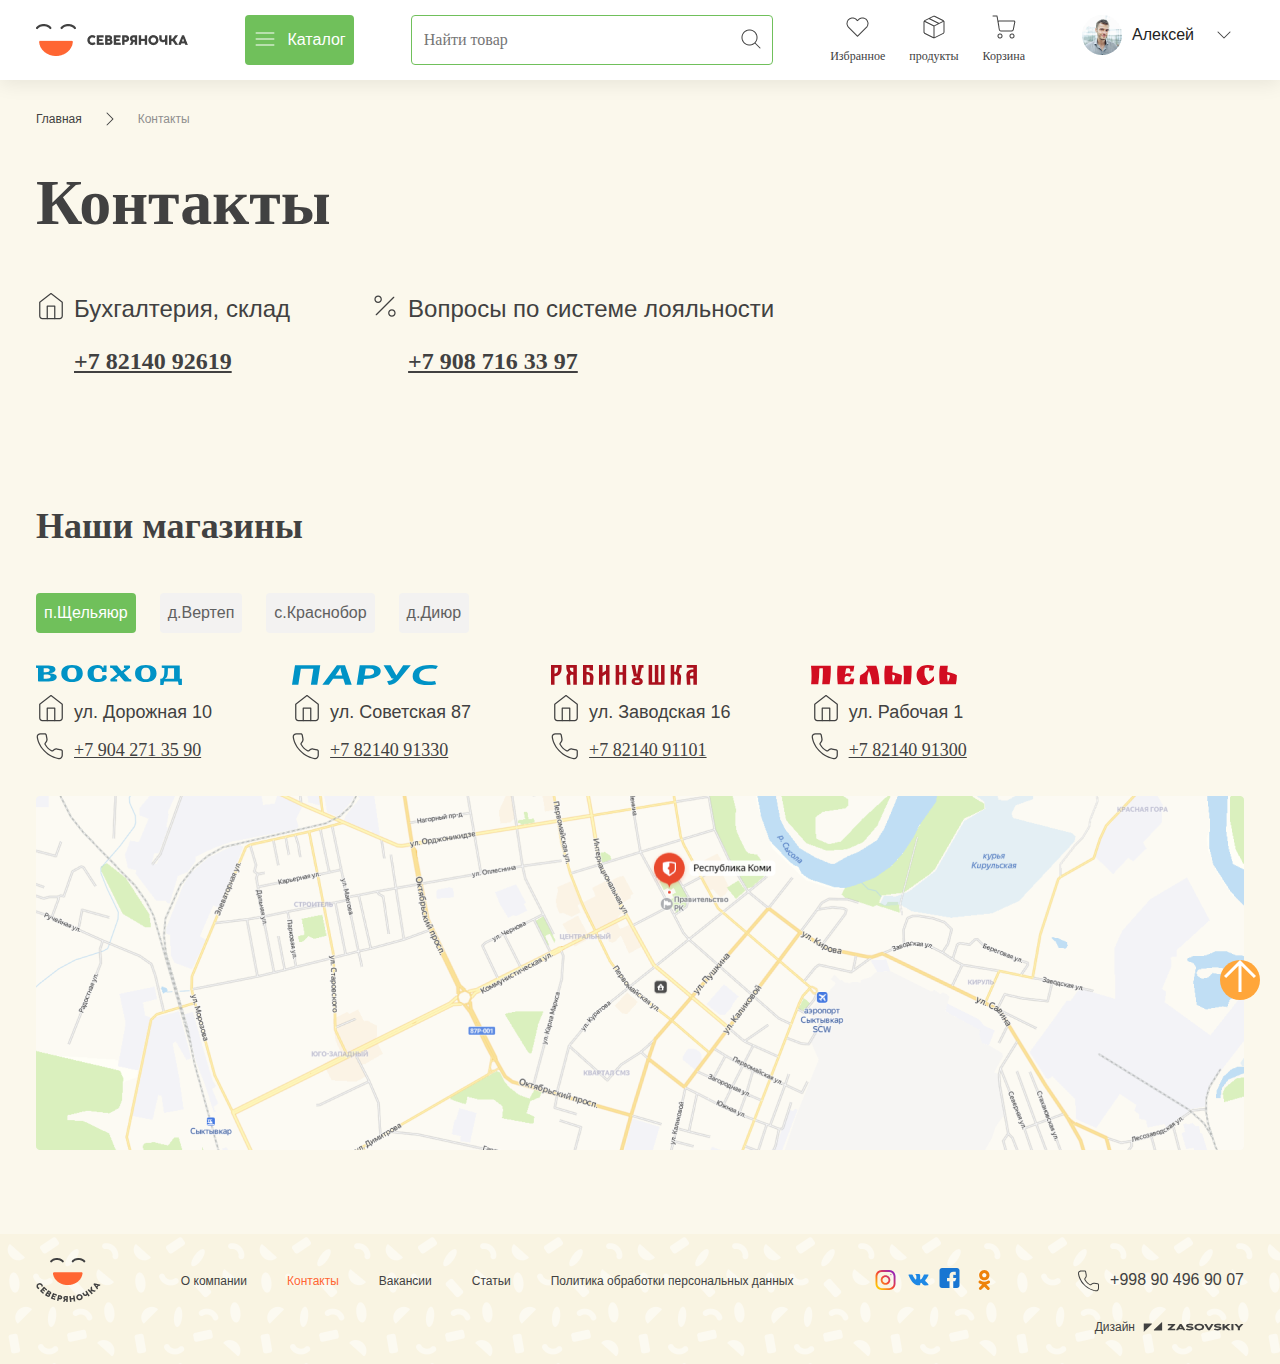
<file: contact.html>
<!DOCTYPE html>
<html lang="en">

<head>
   <meta charset="UTF-8" />
   <meta name="viewport" content="width=device-width, initial-scale=1.0" />
   <title>Контакты</title>
   <link rel="stylesheet" href="css/contact.min.css" />
</head>

<body>
   <a id="backtop" href="#">
      <img src="image/home/arr.svg" alt="arrow">
   </a>
   <div id="loader">
      <div class="loader"></div>
   </div>
   <header>
      <nav id="navbar">
         <div class="container navbar__container">
            <div class="navbar__logo">
               <a href="index.html"><img class="logo__face" src="image/home/logo-face.png" alt="">
                  <img class="logo__title" src="image/home/logo.png" alt=""></a>
            </div>
            <div class="navbar__catalog">
               <button><img src="image/home/menu.svg" alt=""></button>
               <a class="navbar__link" href="categories.html">Каталог</a>
            </div>
            <div class="navbar__input">
               <input type="text" placeholder="Найти товар">
               <img src="image/home/lupa.png" alt="">
            </div>
            <div class="navbar__menu">
               <div class="navbar__menu__heart">

                  <a href="favorite.html">
                     <img src="image/home/hearth.png" alt="">
                     <h3>Избранное</h3>
                  </a>
               </div>
               <div class="navbar__menu__product">

                  <a href="products.html">
                     <img src="image/home/product.png" alt="fdbc">
                     <h3>продукты</h3>
                  </a>
               </div>
               <div class="navbar__menu__cart">
                  <a href="cart.html">
                     <img src="image/home/cart.png" alt="">
                     <h3>Корзина<h3>
                  </a>
               </div>
            </div>
            <div class="navbar__account">
               <a href="">
                  <img src="image/home/accaunt.png" alt="">
                  <h2>Алексей</h2>
                  <img class="nav__acc" src="image/home/arrow.png" alt="">
               </a>
            </div>
         </div>
      </nav>
   </header>
   <main>
      <section id="hero">
         <div class="container hero">
            <div class="hero__head">
               <a href="index.html">Главная</a>
               <svg xmlns="http://www.w3.org/2000/svg" width="24" height="24" viewBox="0 0 24 24" fill="none">
                  <path fill-rule="evenodd" clip-rule="evenodd"
                     d="M8.64645 5.64645C8.84171 5.45118 9.15829 5.45118 9.35355 5.64645L15.3536 11.6464C15.5488 11.8417 15.5488 12.1583 15.3536 12.3536L9.35355 18.3536C9.15829 18.5488 8.84171 18.5488 8.64645 18.3536C8.45118 18.1583 8.45118 17.8417 8.64645 17.6464L14.2929 12L8.64645 6.35355C8.45118 6.15829 8.45118 5.84171 8.64645 5.64645Z"
                     fill="#414141" />
               </svg>
               <a href="contact.html" class="href">Контакты</a>
            </div>
            <h1>Контакты</h1>
            <div class="hero__contact">
               <div class="hero__contact__left">
                  <img src="image/contact/home.svg" alt="">
                  <div class="hero__contact__left__text">
                     <h3>Бухгалтерия, склад</h3>
                     <h2>+7 82140 92619</h2>
                  </div>
               </div>
               <div class="hero__contact__right">
                  <img src="image/contact/percent.svg" alt="">
                  <div class="hero__contact__left__text">
                     <h3>Вопросы по системе лояльности</h3>
                     <h2>+7 908 716 33 97</h2>
                  </div>
               </div>
            </div>
         </div>
      </section>
      <section id="shop">
         <div class="container shop">
            <h1>Наши магазины</h1>
            <div class="shop__btn">
               <button class="activ-btn">п.Щельяюр</button>
               <button>д.Вертеп</button>
               <button>с.Краснобор</button>
               <button>д.Диюр</button>
            </div>
            <div class="shop__contact">
               <div class="shop__contact__card">
                  <img src="image/contact/contact1.svg" alt="">
                  <div class="card__home">
                     <img src="image/contact/home.svg" alt="">
                     <h3>ул. Дорожная 10</h3>
                  </div>
                  <div class="card__phone">
                     <img src="image/contact/phone.svg" alt="">
                     <h4>+7 904 271 35 90</h4>
                  </div>

               </div>
               <div class="shop__contact__card">
                  <img src="image/contact/contact2.svg" alt="">
                  <div class="card__home">
                     <img src="image/contact/home.svg" alt="">
                     <h3>ул. Советская 87</h3>
                  </div>
                  <div class="card__phone">
                     <img src="image/contact/phone.svg" alt="">
                     <h4>+7 82140 91330</h4>
                  </div>

               </div>
               <div class="shop__contact__card">
                  <img src="image/contact/contact3.svg" alt="">
                  <div class="card__home">
                     <img src="image/contact/home.svg" alt="">
                     <h3>ул. Заводская 16
                        </h3>
                  </div>
                  <div class="card__phone">
                     <img src="image/contact/phone.svg" alt="">
                     <h4>+7 82140 91101</h4>
                  </div>

               </div>
               <div class="shop__contact__card">
                  <img src="image/contact/contact4.svg" alt="">
                  <div class="card__home">
                     <img src="image/contact/home.svg" alt="">
                     <h3>ул. Рабочая 1</h3>
                  </div>
                  <div class="card__phone">
                     <img src="image/contact/phone.svg" alt="">
                     <h4>+7 82140 91300</h4>
                  </div>

               </div>
            </div>
            <img class="map" src="image/contact/map.png" alt="">
         </div>
      </section>
   </main>

   <footer id="footer">
      <div class="container footer">
         <img src="image/home/footer-logo.png" alt="">
         <div class="footer__link">
            <li><a href="about.html">О компании</a></li>
            <li><a class="aktiv" href="contact.html">Контакты</a></li>
            <li><a href="vacancy.html">Вакансии</a></li>
            <li><a href="articles.html">Статьи</a></li>
            <li><a href="#">Политика обработки персональных данных</a></li>
         </div>
         <div class="footer__social">
            <img src="image/home/instagram.svg" alt="">
            <img src="image/home/vkontakte.svg" alt="">
            <img src="image/home/twitter.svg" alt="">
            <img src="image/home/ok.svg" alt="">
         </div>
         <div class="footer__phone">
            <img src="image/home/phone.svg" alt="">
            <h3><a href="tel:+998904969007">+998 90 496 90 07</a></h3>
         </div>
      </div>
      <div class="container dark__footer">
         <h4>Дизайн</h4>
         <img src="image/home/zasovskiy.svg" alt="">
      </div>
      <div class="container footer__link2">
         <div class="footer__link2">
            <li><a href="about.html">О компании</a></li>
            <li><a href="contact.html">Контакты</a></li>
            <li><a href="vacancy.html">Вакансии</a></li>
            <li><a href="articles.html">Статьи</a></li>
            <li><a href="#">Политика обработки персональных данных</a></li>
         </div>
      </div>

   </footer>
   <footer id="footer__fixed">
      <div class="container footer__fixed">
         <div class="fixed__menu">
            <a href="category.html"><img src="image/home/footer-mune].png" alt="">
               <h6>Каталог</h6>
            </a>
         </div>
         <div class="fixed__menu">
            <a href="favorite.html"><img src="image/home/hearth.png" alt="">
               <h6>Избранное</h6>
            </a>
         </div>
         <div class="fixed__menu">
            <a href="#"><img src="image/home/product.png" alt="">
               <h6>Заказы</h6>
            </a>
         </div>
         <div class="fixed__menu">
            <a href="cart.html"><img src="image/home/cart.png" alt="">
               <h6>Корзина</h6>
            </a>
         </div>
         <div class="fixed__menu">
            <img src="image/home/accaunt.png" alt="">
         </div>
      </div>
   </footer>
   <script src="js/tabs.js"></script>
   <script src="js/main.js"></script>
</body>

</html>
</file>
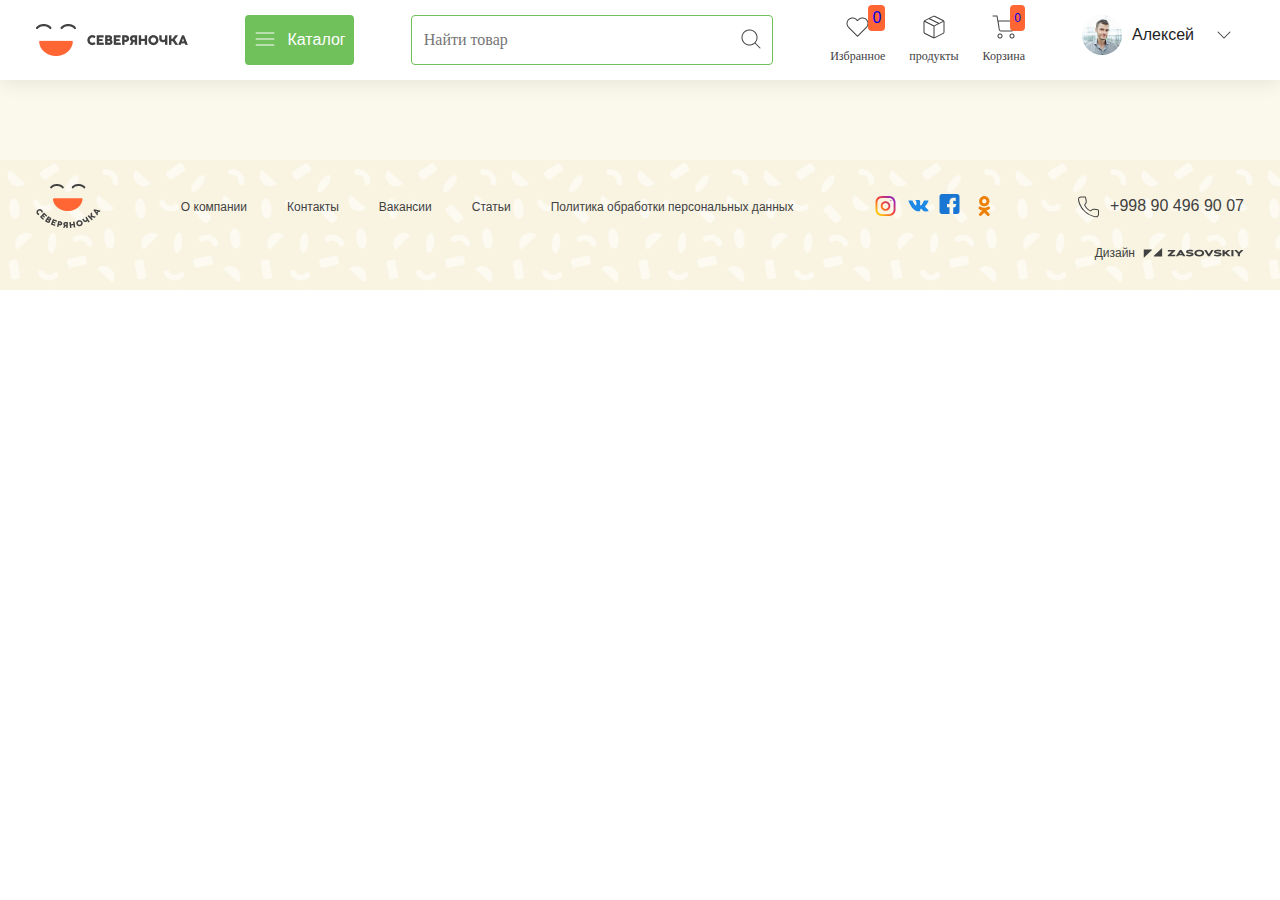
<file: favorite.html>
<!DOCTYPE html>
<html lang="en">

<head>
   <meta charset="UTF-8" />
   <meta name="viewport" content="width=device-width, initial-scale=1.0" />
   <title>Все продукты</title>
   <link href="https://cdn.jsdelivr.net/npm/bootstrap@5.3.1/dist/css/bootstrap.min.css" rel="stylesheet"
      integrity="sha384-4bw+/aepP/YC94hEpVNVgiZdgIC5+VKNBQNGCHeKRQN+PtmoHDEXuppvnDJzQIu9" crossorigin="anonymous">
   <link rel="stylesheet" href="css/products.min.css" />
   <link rel="stylesheet" href="css/favorite.min.css">
</head>

<body>
   <a id="backtop" href="#">
      <img src="image/home/arr.svg" alt="arrow">
   </a>
   <div id="loader">
      <div class="loader"></div>
   </div>
   <header>
      <nav id="navbar">
         <div class="container navbar__container">
            <div class="navbar__logo">
               <a href="index.html"><img class="logo__face" src="image/home/logo-face.png" alt="">
                  <img class="logo__title" src="image/home/logo.png" alt=""></a>
            </div>
            <div class="navbar__catalog">
               <button class="burger"><img src="image/home/menu.svg" alt=""></button>
               <a class="navbar__link" href="category.html">Каталог</a>
            </div>
            <div class="navbar__input ">
               <input class="search-input" type="text" placeholder="Найти товар">
               <img src="image/home/lupa.png" alt="">
            </div>
            <div class="navbar__menu">
               <div class="navbar__menu__heart">

                  <a href="favorite.html">
                     <img src="image/home/hearth.png" alt="">
                     <h3>Избранное</h3>
                     <span class="favorite-count  badge bg-primary"></span>
                  </a>
               </div>
               <div class="navbar__menu__product">

                  <a href="products.html">
                     <img src="image/home/product.png" alt="fdbc">
                     <h3>продукты</h3>
                  </a>
               </div>
               <div class="navbar__menu__cart">
                  <a href="cart.html">
                     <img src="image/home/cart.png" alt="">
                        <h3>Корзина<h3>
                        <span class="cart-count badge bg-primary"></span>
                  </a>
               </div>
            </div>
            <div class="navbar__account">
               <a href="">
                  <img src="image/home/accaunt.png" alt="">
                  <h2>Алексей</h2>
                  <img class="nav__acc" src="image/home/arrow.png" alt="">
               </a>
            </div>
         </div>
         <ul class="container menu d-none"></ul>
      </nav>
   </header>

   <main>
      <section>
         <div class="container">
           <div class="row favotive-row"></div>
         </div>
       </section>
   </main>

   <footer id="footer">
      <div class="container footer">
         <img src="image/home/footer-logo.png" alt="">
         <div class="footer__link">
            <li><a href="about.html">О компании</a></li>
            <li><a href="contact.html">Контакты</a></li>
            <li><a href="vacancy.html">Вакансии</a></li>
            <li><a href="articles.html">Статьи</a></li>
            <li><a href="#">Политика обработки персональных данных</a></li>
         </div>
         <div class="footer__social">
            <img src="image/home/instagram.svg" alt="">
            <img src="image/home/vkontakte.svg" alt="">
            <img src="image/home/twitter.svg" alt="">
            <img src="image/home/ok.svg" alt="">
         </div>
         <div class="footer__phone">
            <img src="image/home/phone.svg" alt="">
            <h3><a href="tel:+998904969007">+998 90 496 90 07</a></h3>
         </div>
      </div>
      <div class="container dark__footer">
         <h4>Дизайн</h4>
         <img src="image/home/zasovskiy.svg" alt="">
      </div>
      <div class="container footer__link2">
         <div class="footer__link2">
            <li><a href="about.html">О компании</a></li>
            <li><a href="contact.html">Контакты</a></li>
            <li><a href="vacancy.html">Вакансии</a></li>
            <li><a href="articles.html">Статьи</a></li>
            <li><a href="#">Политика обработки персональных данных</a></li>
         </div>
      </div>

   </footer>
   <footer id="footer__fixed">
      <div class="container footer__fixed">
         <div class="fixed__menu">
            <a href="category.html"><img src="image/home/footer-mune].png" alt="">
               <h6>Каталог</h6>
            </a>
         </div>
         <div class="fixed__menu">
            <a href="favorite.html"><img src="image/home/hearth.png" alt="">
               <h6>Избранное</h6>
            </a>
         </div>
         <div class="fixed__menu">
            <a href="#"><img src="image/home/product.png" alt="">
               <h6>Заказы</h6>
            </a>
         </div>
         <div class="fixed__menu">
            <a href="cart.html"><img src="image/home/cart.png" alt="">
               <h6>Корзина</h6>
            </a>
         </div>
         <div class="fixed__menu">
            <img src="image/home/accaunt.png" alt="">
         </div>
      </div>
   </footer>
   <script src="js/tabs.js"></script>
   <script src="js/main.js"></script>
   <!-- <script src="js/show.js"></script>
   <script src="js/pagination.js"></script> -->

   <script src="js/categories-data.js"></script>

   <script src="js/products-data.js"></script>
   <script src="js/products.js"></script>
   <script src="js/cart.js"></script>
   <script src="js/favorite.js"></script>
</body>

</html>
</file>
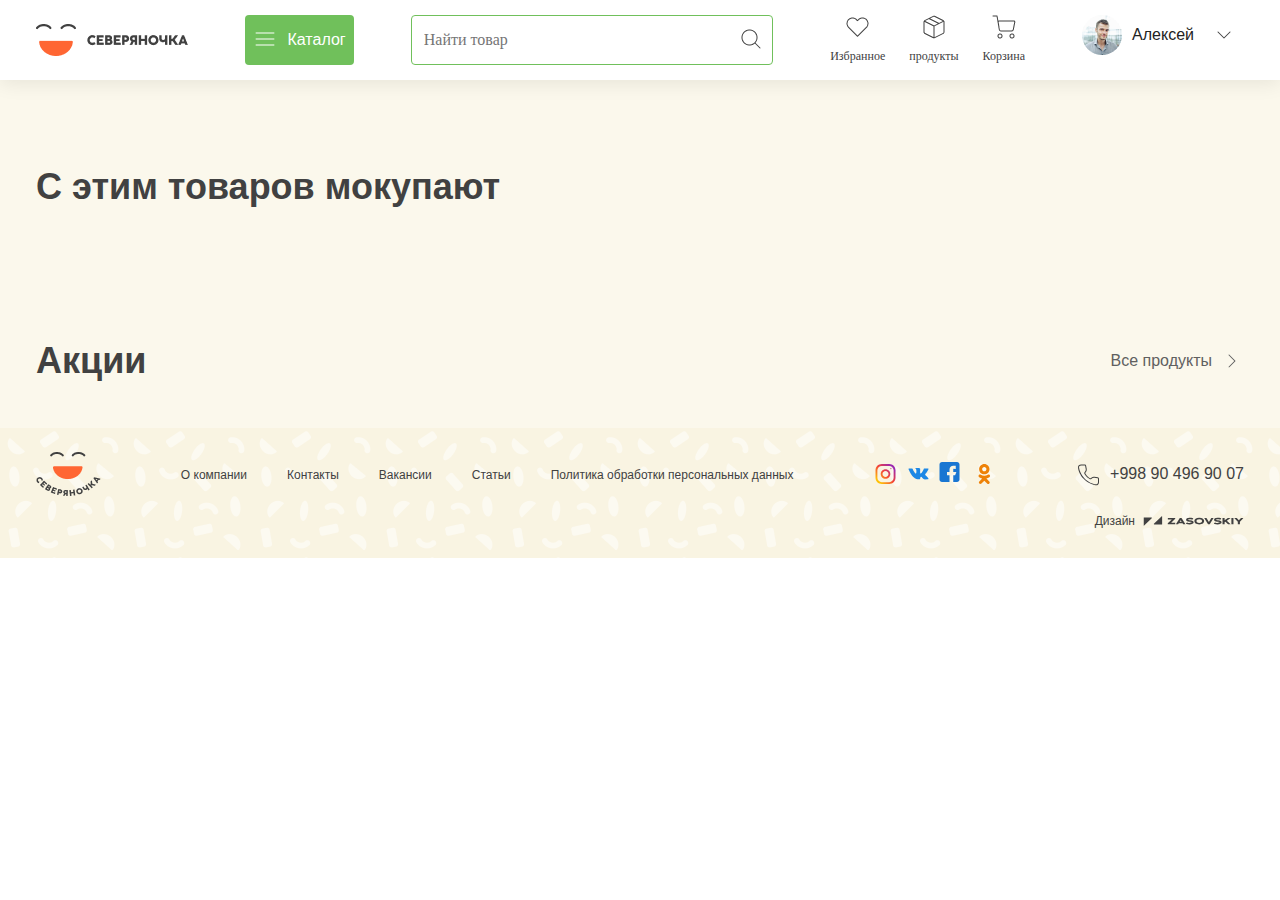
<file: product.html>
<!DOCTYPE html>
<html lang="en">

<head>
   <meta charset="UTF-8" />
   <meta name="viewport" content="width=device-width, initial-scale=1.0" />
   <title>Масло ПРОСТОКВАШИНО сливочное в/с 82% фольга без змж, Россия, 180 г</title>
   <link rel="stylesheet" href="css/product.min.css" />
</head>

<body>
   <a id="backtop" href="#">
      <img src="image/home/arr.svg" alt="arrow">
   </a>
   <div id="loader">
      <div class="loader"></div>
   </div>
   <header>
      <nav id="navbar">
         <div class="container navbar__container">
            <div class="navbar__logo">
               <a href="index.html"><img class="logo__face" src="image/home/logo-face.png" alt="">
                  <img class="logo__title" src="image/home/logo.png" alt=""></a>
            </div>
            <div class="navbar__catalog">
               <button><img src="image/home/menu.svg" alt=""></button>
               <a class="navbar__link" href="category.html">Каталог</a>
            </div>
            <div class="navbar__input">
               <input type="text" placeholder="Найти товар">
               <img src="image/home/lupa.png" alt="">
            </div>
            <div class="navbar__menu">
               <div class="navbar__menu__heart">

                  <a href="favorite.html">
                     <img src="image/home/hearth.png" alt="">
                     <h3>Избранное</h3>
                  </a>
               </div>
               <div class="navbar__menu__product">

                  <a href="products.html">
                     <img src="image/home/product.png" alt="fdbc">
                     <h3>продукты</h3>
                  </a>
               </div>
               <div class="navbar__menu__cart">
                  <a href="cart.html">
                     <img src="image/home/cart.png" alt="">
                     <h3>Корзина<h3>
                  </a>
               </div>
            </div>
            <div class="navbar__account">
               <a href="">
                  <img src="image/home/accaunt.png" alt="">
                  <h2>Алексей</h2>
                  <img class="nav__acc" src="image/home/arrow.png" alt="">
               </a>
            </div>
         </div>
      </nav>
   </header>

   <section id="hero" class="head__fixed">
      <div class="container hero">
         <!-- <div class="hero__head">
            <a href="index.html">Главная</a>
            <svg xmlns="http://www.w3.org/2000/svg" width="24" height="24" viewBox="0 0 24 24" fill="none">
               <path fill-rule="evenodd" clip-rule="evenodd"
                  d="M8.64645 5.64645C8.84171 5.45118 9.15829 5.45118 9.35355 5.64645L15.3536 11.6464C15.5488 11.8417 15.5488 12.1583 15.3536 12.3536L9.35355 18.3536C9.15829 18.5488 8.84171 18.5488 8.64645 18.3536C8.45118 18.1583 8.45118 17.8417 8.64645 17.6464L14.2929 12L8.64645 6.35355C8.45118 6.15829 8.45118 5.84171 8.64645 5.64645Z"
                  fill="#414141" />
            </svg>
            <a href="categories.html" class="href">Каталог</a>
            <svg xmlns="http://www.w3.org/2000/svg" width="24" height="24" viewBox="0 0 24 24" fill="none">
               <path fill-rule="evenodd" clip-rule="evenodd"
                  d="M8.64645 5.64645C8.84171 5.45118 9.15829 5.45118 9.35355 5.64645L15.3536 11.6464C15.5488 11.8417 15.5488 12.1583 15.3536 12.3536L9.35355 18.3536C9.15829 18.5488 8.84171 18.5488 8.64645 18.3536C8.45118 18.1583 8.45118 17.8417 8.64645 17.6464L14.2929 12L8.64645 6.35355C8.45118 6.15829 8.45118 5.84171 8.64645 5.64645Z"
                  fill="#414141" />
            </svg>
            <a href="category.html" class="products">Молоко, сыр, яйцо</a>
            <svg xmlns="http://www.w3.org/2000/svg" width="24" height="24" viewBox="0 0 24 24" fill="none">
               <path fill-rule="evenodd" clip-rule="evenodd"
                  d="M8.64645 5.64645C8.84171 5.45118 9.15829 5.45118 9.35355 5.64645L15.3536 11.6464C15.5488 11.8417 15.5488 12.1583 15.3536 12.3536L9.35355 18.3536C9.15829 18.5488 8.84171 18.5488 8.64645 18.3536C8.45118 18.1583 8.45118 17.8417 8.64645 17.6464L14.2929 12L8.64645 6.35355C8.45118 6.15829 8.45118 5.84171 8.64645 5.64645Z"
                  fill="#414141" />
            </svg>
            <a href="product.html" class="products">Масло ПРОСТОКВАШИНО сливочное в/с 82% фольга без змж, Россия, 180
               г</a>
         </div> -->
         
         
         
      </div>
   </section>
   <section id="product">
      
   </section>

   <section id="news">
      <div class="container news">
        <div class="news__header">
          <h1>С этим товаров мокупают</h1>
          
        </div>
        <div class="news__item">
          
        </div>
      </div>
    </section>

   <section id="action">
      <div class="container action">
        <div class="action__header">
          <h1>Акции</h1>
          <div class="action__title">
            <a href="products.html">Все продукты </a>
            <img src="image/home/link.svg" alt="">
          </div>
        </div>
        <div class="action__item">

        </div>
      </div>
    </section>

    
   <main>

   </main>

   <footer id="footer">
      <div class="container footer">
         <img src="image/home/footer-logo.png" alt="">
         <div class="footer__link">
            <li><a href="about.html">О компании</a></li>
            <li><a href="contact.html">Контакты</a></li>
            <li><a  href="vacancy.html">Вакансии</a></li>
            <li><a href="articles.html">Статьи</a></li>
            <li><a href="#">Политика обработки персональных данных</a></li>
         </div>
         <div class="footer__social">
            <img src="image/home/instagram.svg" alt="">
            <img src="image/home/vkontakte.svg" alt="">
            <img src="image/home/twitter.svg" alt="">
            <img src="image/home/ok.svg" alt="">
         </div>
         <div class="footer__phone">
            <img src="image/home/phone.svg" alt="">
            <h3><a href="tel:+998904969007">+998 90 496 90 07</a></h3>
         </div>
      </div>
      <div class="container dark__footer">
         <h4>Дизайн</h4>
         <img src="image/home/zasovskiy.svg" alt="">
      </div>
      <div class="container footer__link2">
         <div class="footer__link2">
            <li><a href="about.html">О компании</a></li>
            <li><a href="contact.html">Контакты</a></li>
            <li><a href="vacancy.html">Вакансии</a></li>
            <li><a href="articles.html">Статьи</a></li>
            <li><a href="#">Политика обработки персональных данных</a></li>
         </div>
      </div>

   </footer>
   <footer id="footer__fixed">
      <div class="container footer__fixed">
         <div class="fixed__menu">
            <a href="category.html"><img src="image/home/footer-mune].png" alt="">
               <h6>Каталог</h6>
            </a>
         </div>
         <div class="fixed__menu">
            <a href="favorite.html"><img src="image/home/hearth.png" alt="">
               <h6>Избранное</h6>
            </a>
         </div>
         <div class="fixed__menu">
            <a href="#"><img src="image/home/product.png" alt="">
               <h6>Заказы</h6>
            </a>
         </div>
         <div class="fixed__menu">
            <a href="cart.html"><img src="image/home/cart.png" alt="">
               <h6>Корзина</h6>
            </a>
         </div>
         <div class="fixed__menu">
            <img src="image/home/accaunt.png" alt="">
         </div>
      </div>
   </footer>
   <script src="js/tabs.js"></script>
   <script src="js/main.js"></script>
   <script src="js/const.js"></script>
   <script src="js/products-data.js"></script>
   <script src="js/products.js"></script>
   <script src="js/product.js"></script>
</body>

</html>
</file>
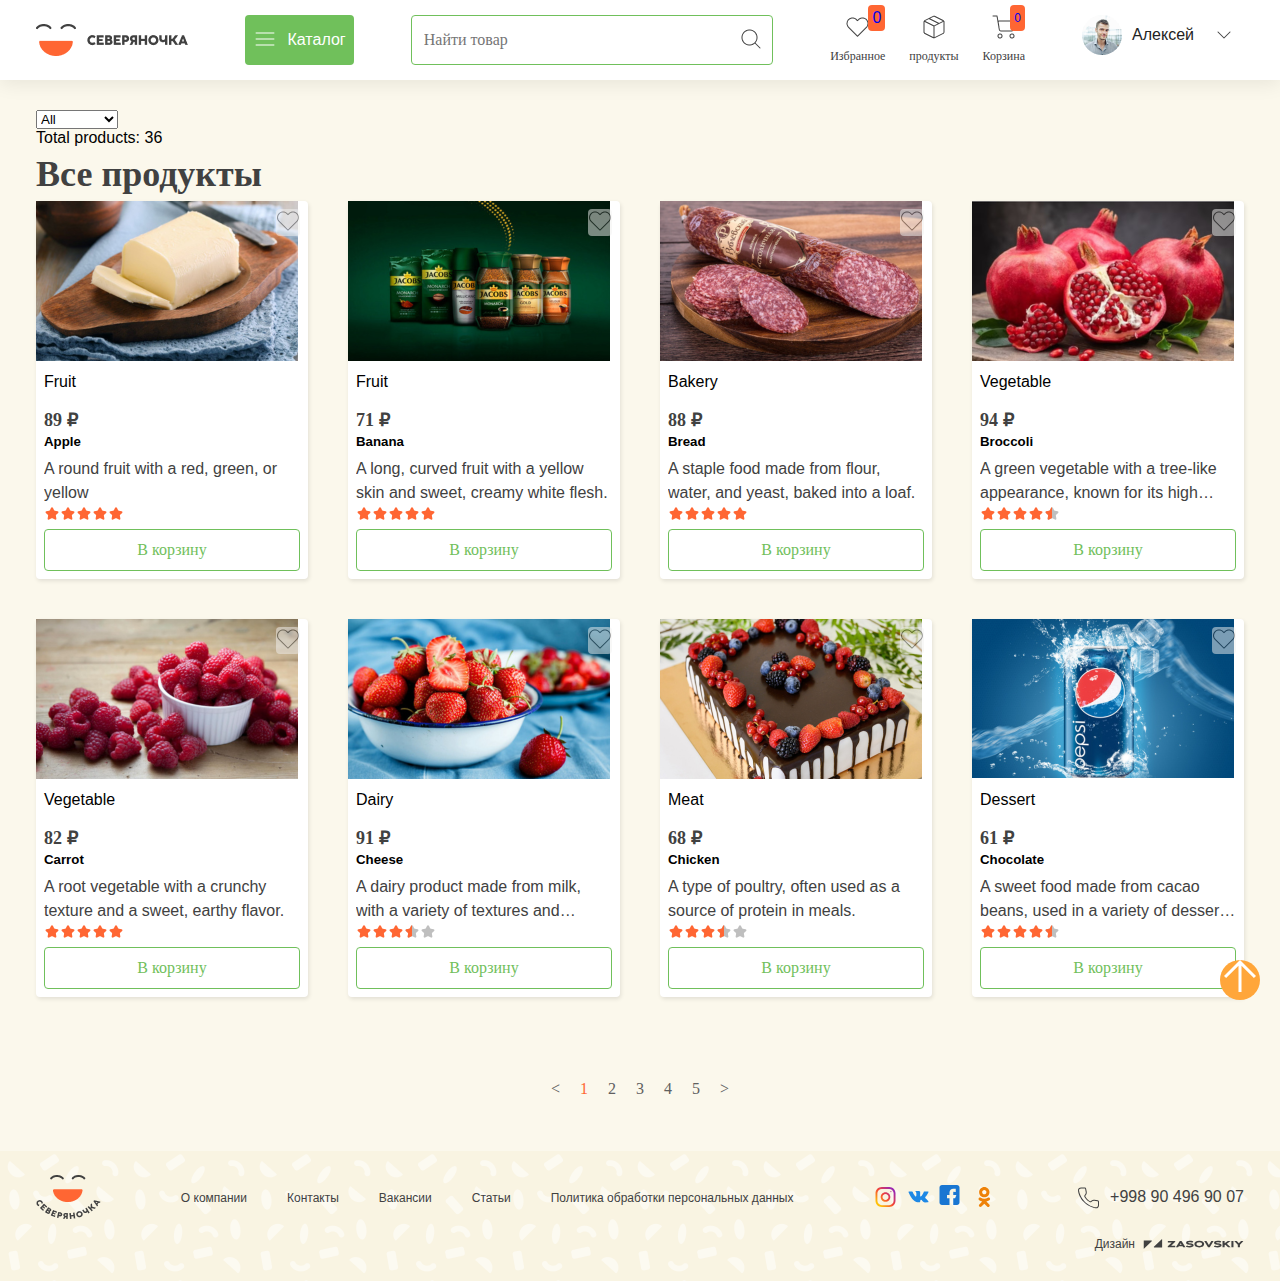
<file: products.html>
<!DOCTYPE html>
<html lang="en">

<head>
   <meta charset="UTF-8" />
   <meta name="viewport" content="width=device-width, initial-scale=1.0" />
   <title>Все продукты</title>
   <link href="https://cdn.jsdelivr.net/npm/bootstrap@5.3.1/dist/css/bootstrap.min.css" rel="stylesheet"
      integrity="sha384-4bw+/aepP/YC94hEpVNVgiZdgIC5+VKNBQNGCHeKRQN+PtmoHDEXuppvnDJzQIu9" crossorigin="anonymous">
   <link rel="stylesheet" href="css/products.min.css" />
</head>

<body>
   <a id="backtop" href="#">
      <img src="image/home/arr.svg" alt="arrow">
   </a>
   <div id="loader">
      <div class="loader"></div>
   </div>
   <header>
      <nav id="navbar">
         <div class="container navbar__container">
            <div class="navbar__logo">
               <a href="index.html"><img class="logo__face" src="image/home/logo-face.png" alt="">
                  <img class="logo__title" src="image/home/logo.png" alt=""></a>
            </div>
            <div class="navbar__catalog">
               <button class="burger"><img src="image/home/menu.svg" alt=""></button>
               <a class="navbar__link" href="category.html">Каталог</a>
            </div>
            <div class="navbar__input ">
               <input class="search-input" type="text" placeholder="Найти товар">
               <img src="image/home/lupa.png" alt="">
            </div>
            <div class="navbar__menu">
               <div class="navbar__menu__heart">

                  <a href="favorite.html">
                     <img src="image/home/hearth.png" alt="">
                     <h3>Избранное</h3>
                     <span class="favorite-count  badge bg-primary"></span>

                  </a>
               </div>
               <div class="navbar__menu__product">

                  <a href="products.html">
                     <img src="image/home/product.png" alt="fdbc">
                     <h3>продукты</h3>
                  </a>
               </div>
               <div class="navbar__menu__cart">
                  <a href="cart.html">
                     <img src="image/home/cart.png" alt="">
                     <h3>Корзина<h3>
                           <span class="cart-count badge bg-primary"></span>
                  </a>
               </div>
            </div>
            <div class="navbar__account">
               <a href="">
                  <img src="image/home/accaunt.png" alt="">
                  <h2>Алексей</h2>
                  <img class="nav__acc" src="image/home/arrow.png" alt="">
               </a>
            </div>
         </div>
         <ul class="container menu d-none"></ul>
      </nav>
   </header>

   <main>
      <div class="container main">
         <div class="category__item">

         </div>
      </div>
      <section id="hero">
         <div class="container">
            <span class="input-group-text">
               <select class="form-select category-select">
                  <!-- <option selected>Open this select menu</option>
                  <option value="1">One</option>
                  <option value="2">Two</option>
                  <option value="3">Three</option> -->
               </select>
            </span>
            <div class="alert alert-success">
               Total products: <span class="products-count"></span>
            </div>
         </div>
         <div class="container hero__container">
            <h1>Все продукты</h1>
            <div class="product-row">

            </div>
            <ul class="pagination">

            </ul>
         </div>
      </section>
   </main>

   <footer id="footer">
      <div class="container footer">
         <img src="image/home/footer-logo.png" alt="">
         <div class="footer__link">
            <li><a href="about.html">О компании</a></li>
            <li><a href="contact.html">Контакты</a></li>
            <li><a href="vacancy.html">Вакансии</a></li>
            <li><a href="articles.html">Статьи</a></li>
            <li><a href="#">Политика обработки персональных данных</a></li>
         </div>
         <div class="footer__social">
            <img src="image/home/instagram.svg" alt="">
            <img src="image/home/vkontakte.svg" alt="">
            <img src="image/home/twitter.svg" alt="">
            <img src="image/home/ok.svg" alt="">
         </div>
         <div class="footer__phone">
            <img src="image/home/phone.svg" alt="">
            <h3><a href="tel:+998904969007">+998 90 496 90 07</a></h3>
         </div>
      </div>
      <div class="container dark__footer">
         <h4>Дизайн</h4>
         <img src="image/home/zasovskiy.svg" alt="">
      </div>
      <div class="container footer__link2">
         <div class="footer__link2">
            <li><a href="about.html">О компании</a></li>
            <li><a href="contact.html">Контакты</a></li>
            <li><a href="vacancy.html">Вакансии</a></li>
            <li><a href="articles.html">Статьи</a></li>
            <li><a href="#">Политика обработки персональных данных</a></li>
         </div>
      </div>

   </footer>
   <footer id="footer__fixed">
      <div class="container footer__fixed">
         <div class="fixed__menu">
            <a href="category.html"><img src="image/home/footer-mune].png" alt="">
               <h6>Каталог</h6>
            </a>
         </div>
         <div class="fixed__menu">
            <a href="favorite.html"><img src="image/home/hearth.png" alt="">
               <h6>Избранное</h6>
            </a>
         </div>
         <div class="fixed__menu">
            <a href="#"><img src="image/home/product.png" alt="">
               <h6>Заказы</h6>
            </a>
         </div>
         <div class="fixed__menu">
            <a href="cart.html"><img src="image/home/cart.png" alt="">
               <h6>Корзина</h6>
            </a>
         </div>
         <div class="fixed__menu">
            <img src="image/home/accaunt.png" alt="">
         </div>
      </div>
   </footer>
   <script src="js/tabs.js"></script>
   <script src="js/main.js"></script>
   <!-- <script src="js/show.js"></script>
   <script src="js/pagination.js"></script> -->
   <script src="js/utils.js"></script>
   <script src="js/const.js"></script>
   <script src="js/categories-data.js"></script>

   <script src="js/products-data.js"></script>
   <script src="js/products.js"></script>
</body>

</html>
</file>
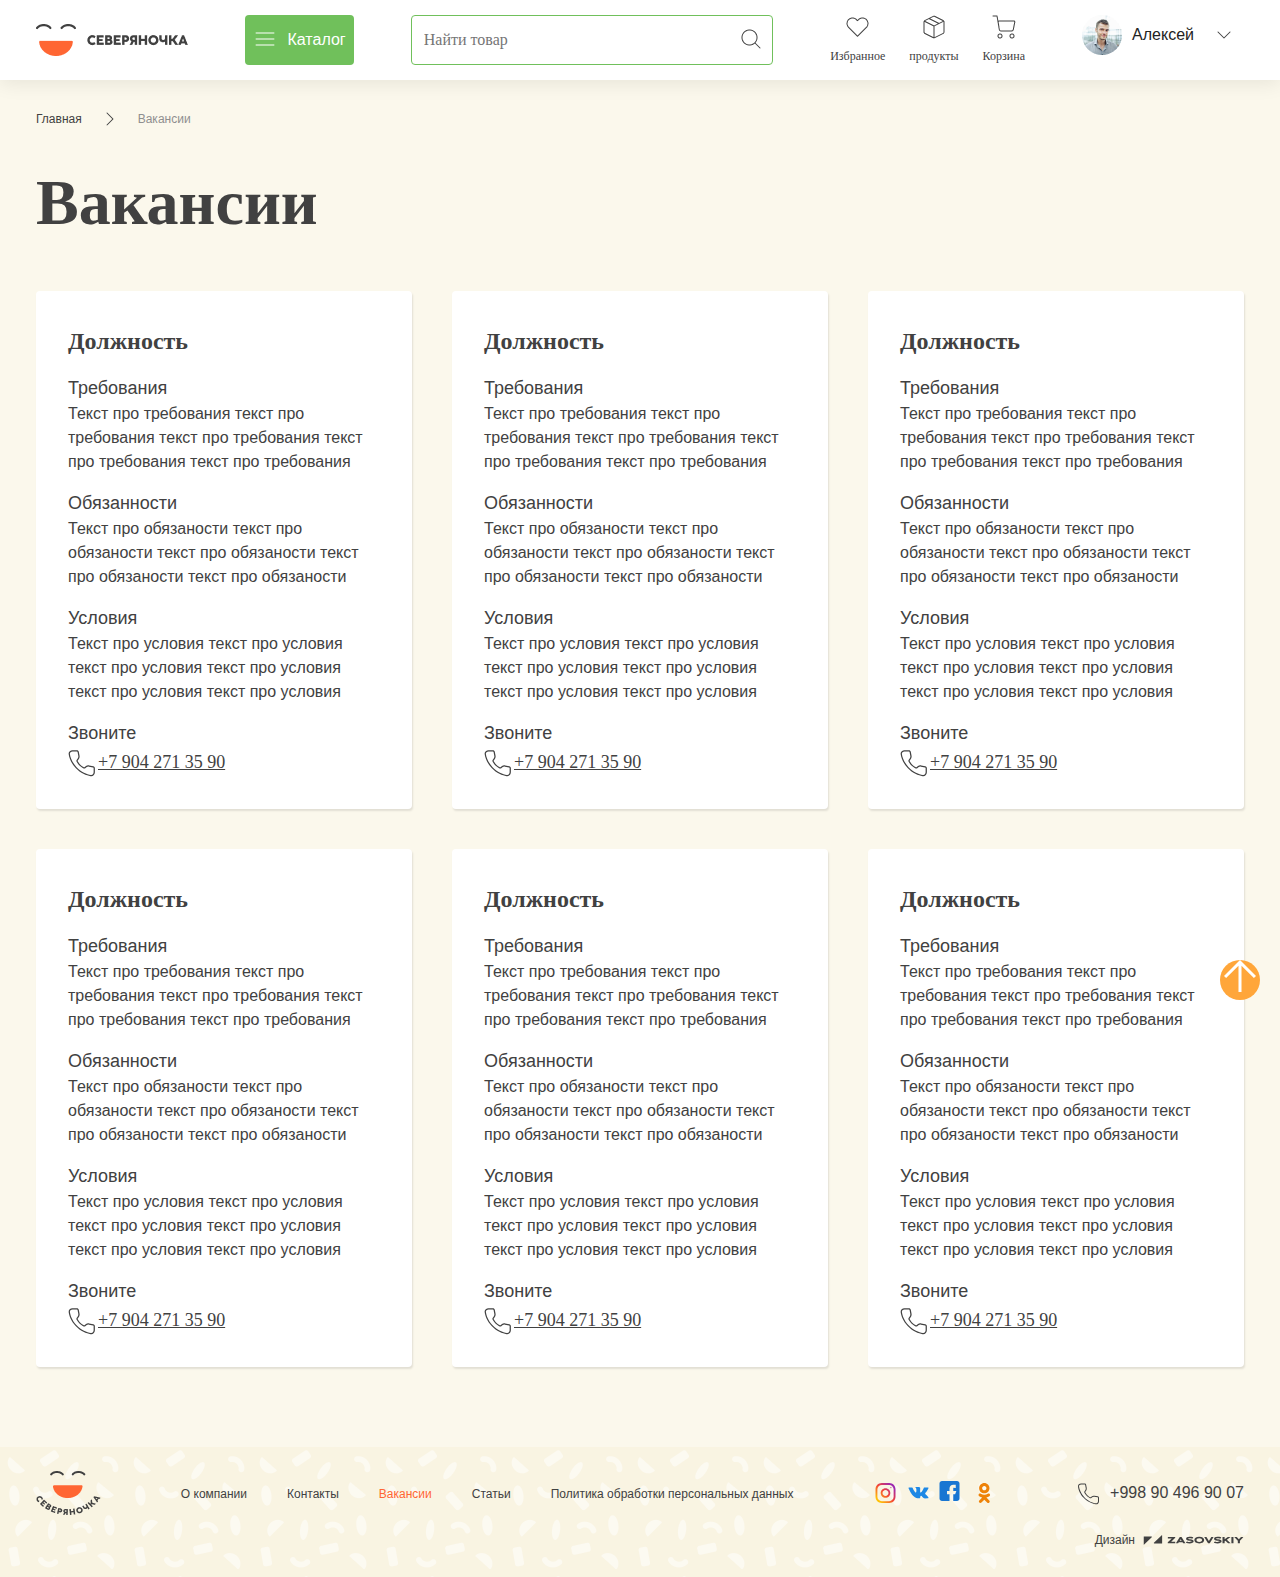
<file: vacancy.html>
<!DOCTYPE html>
<html lang="en">

<head>
   <meta charset="UTF-8" />
   <meta name="viewport" content="width=device-width, initial-scale=1.0" />
   <title>Вакансии</title>
   <link rel="stylesheet" href="css/vacancy.min.css" />
</head>

<body>
   <a id="backtop" href="#">
      <img src="image/home/arr.svg" alt="arrow">
   </a>
   <div id="loader">
      <div class="loader"></div>
   </div>
   <header>
      <nav id="navbar">
         <div class="container navbar__container">
            <div class="navbar__logo">
               <a href="index.html"><img class="logo__face" src="image/home/logo-face.png" alt="">
                  <img class="logo__title" src="image/home/logo.png" alt=""></a>
            </div>
            <div class="navbar__catalog">
               <button><img src="image/home/menu.svg" alt=""></button>
               <a class="navbar__link" href="categories.html">Каталог</a>
            </div>
            <div class="navbar__input">
               <input type="text" placeholder="Найти товар">
               <img src="image/home/lupa.png" alt="">
            </div>
            <div class="navbar__menu">
               <div class="navbar__menu__heart">

                  <a href="favorite.html">
                     <img src="image/home/hearth.png" alt="">
                     <h3>Избранное</h3>
                  </a>
               </div>
               <div class="navbar__menu__product">

                  <a href="products.html">
                     <img src="image/home/product.png" alt="fdbc">
                     <h3>продукты</h3>
                  </a>
               </div>
               <div class="navbar__menu__cart">
                  <a href="cart.html">
                     <img src="image/home/cart.png" alt="">
                     <h3>Корзина<h3>
                  </a>
               </div>
            </div>
            <div class="navbar__account">
               <a href="">
                  <img src="image/home/accaunt.png" alt="">
                  <h2>Алексей</h2>
                  <img class="nav__acc" src="image/home/arrow.png" alt="">
               </a>
            </div>
         </div>
      </nav>
   </header>
   <main>
      <section id="hero">
         <div class="container hero">
            <div class="hero__head">
               <a href="index.html">Главная</a>
               <svg xmlns="http://www.w3.org/2000/svg" width="24" height="24" viewBox="0 0 24 24" fill="none">
                  <path fill-rule="evenodd" clip-rule="evenodd"
                     d="M8.64645 5.64645C8.84171 5.45118 9.15829 5.45118 9.35355 5.64645L15.3536 11.6464C15.5488 11.8417 15.5488 12.1583 15.3536 12.3536L9.35355 18.3536C9.15829 18.5488 8.84171 18.5488 8.64645 18.3536C8.45118 18.1583 8.45118 17.8417 8.64645 17.6464L14.2929 12L8.64645 6.35355C8.45118 6.15829 8.45118 5.84171 8.64645 5.64645Z"
                     fill="#414141" />
               </svg>
               <a href="vacancy.html" class="href">Вакансии</a>
            </div>
            <h1>Вакансии</h1>
            <div class="hero__item">
               <div class="hero__item__card">
                  <h2>Должность</h2>
                  <h4>Требования</h4>
                  <p>
                     Текст про требования текст про требования текст про требования текст про требования текст про требования
                  </p>
                  <h4>Обязанности</h4>
                  <p>Текст про обязаности текст про обязаности текст про обязаности текст про обязаности текст про обязаности</p>
                  <h4>Условия</h4>
                  <p>Текст про условия текст про условия текст про условия текст про условия текст про условия текст про условия</p>
                  <h4>Звоните</h4>
                  <div class="card__phone">
                     <img src="image/contact/phone.svg" alt="">
                     <h3>+7 904 271 35 90</h3>
                  </div>
               </div>
               <div class="hero__item__card">
                  <h2>Должность</h2>
                  <h4>Требования</h4>
                  <p>
                     Текст про требования текст про требования текст про требования текст про требования текст про требования
                  </p>
                  <h4>Обязанности</h4>
                  <p>Текст про обязаности текст про обязаности текст про обязаности текст про обязаности текст про обязаности</p>
                  <h4>Условия</h4>
                  <p>Текст про условия текст про условия текст про условия текст про условия текст про условия текст про условия</p>
                  <h4>Звоните</h4>
                  <div class="card__phone">
                     <img src="image/contact/phone.svg" alt="">
                     <h3>+7 904 271 35 90</h3>
                  </div>
               </div>
               <div class="hero__item__card">
                  <h2>Должность</h2>
                  <h4>Требования</h4>
                  <p>
                     Текст про требования текст про требования текст про требования текст про требования текст про требования
                  </p>
                  <h4>Обязанности</h4>
                  <p>Текст про обязаности текст про обязаности текст про обязаности текст про обязаности текст про обязаности</p>
                  <h4>Условия</h4>
                  <p>Текст про условия текст про условия текст про условия текст про условия текст про условия текст про условия</p>
                  <h4>Звоните</h4>
                  <div class="card__phone">
                     <img src="image/contact/phone.svg" alt="">
                     <h3>+7 904 271 35 90</h3>
                  </div>
               </div>
               <div class="hero__item__card">
                  <h2>Должность</h2>
                  <h4>Требования</h4>
                  <p>
                     Текст про требования текст про требования текст про требования текст про требования текст про требования
                  </p>
                  <h4>Обязанности</h4>
                  <p>Текст про обязаности текст про обязаности текст про обязаности текст про обязаности текст про обязаности</p>
                  <h4>Условия</h4>
                  <p>Текст про условия текст про условия текст про условия текст про условия текст про условия текст про условия</p>
                  <h4>Звоните</h4>
                  <div class="card__phone">
                     <img src="image/contact/phone.svg" alt="">
                     <h3>+7 904 271 35 90</h3>
                  </div>
               </div>
               <div class="hero__item__card none">
                  <h2>Должность</h2>
                  <h4>Требования</h4>
                  <p>
                     Текст про требования текст про требования текст про требования текст про требования текст про требования
                  </p>
                  <h4>Обязанности</h4>
                  <p>Текст про обязаности текст про обязаности текст про обязаности текст про обязаности текст про обязаности</p>
                  <h4>Условия</h4>
                  <p>Текст про условия текст про условия текст про условия текст про условия текст про условия текст про условия</p>
                  <h4>Звоните</h4>
                  <div class="card__phone">
                     <img src="image/contact/phone.svg" alt="">
                     <h3>+7 904 271 35 90</h3>
                  </div>
               </div>
               <div class="hero__item__card none">
                  <h2>Должность</h2>
                  <h4>Требования</h4>
                  <p>
                     Текст про требования текст про требования текст про требования текст про требования текст про требования
                  </p>
                  <h4>Обязанности</h4>
                  <p>Текст про обязаности текст про обязаности текст про обязаности текст про обязаности текст про обязаности</p>
                  <h4>Условия</h4>
                  <p>Текст про условия текст про условия текст про условия текст про условия текст про условия текст про условия</p>
                  <h4>Звоните</h4>
                  <div class="card__phone">
                     <img src="image/contact/phone.svg" alt="">
                     <h3>+7 904 271 35 90</h3>
                  </div>
               </div>
            </div>
         </div>
      </section>
   </main>

   <footer id="footer">
      <div class="container footer">
         <img src="image/home/footer-logo.png" alt="">
         <div class="footer__link">
            <li><a href="about.html">О компании</a></li>
            <li><a href="contact.html">Контакты</a></li>
            <li><a class="aktiv" href="vacancy.html">Вакансии</a></li>
            <li><a href="articles.html">Статьи</a></li>
            <li><a href="#">Политика обработки персональных данных</a></li>
         </div>
         <div class="footer__social">
            <img src="image/home/instagram.svg" alt="">
            <img src="image/home/vkontakte.svg" alt="">
            <img src="image/home/twitter.svg" alt="">
            <img src="image/home/ok.svg" alt="">
         </div>
         <div class="footer__phone">
            <img src="image/home/phone.svg" alt="">
            <h3><a href="tel:+998904969007">+998 90 496 90 07</a></h3>
         </div>
      </div>
      <div class="container dark__footer">
         <h4>Дизайн</h4>
         <img src="image/home/zasovskiy.svg" alt="">
      </div>
      <div class="container footer__link2">
         <div class="footer__link2">
            <li><a href="about.html">О компании</a></li>
            <li><a href="contact.html">Контакты</a></li>
            <li><a href="vacancy.html">Вакансии</a></li>
            <li><a href="articles.html">Статьи</a></li>
            <li><a href="#">Политика обработки персональных данных</a></li>
         </div>
      </div>

   </footer>
   <footer id="footer__fixed">
      <div class="container footer__fixed">
         <div class="fixed__menu">
            <a href="category.html"><img src="image/home/footer-mune].png" alt="">
               <h6>Каталог</h6>
            </a>
         </div>
         <div class="fixed__menu">
            <a href="favorite.html"><img src="image/home/hearth.png" alt="">
               <h6>Избранное</h6>
            </a>
         </div>
         <div class="fixed__menu">
            <a href="#"><img src="image/home/product.png" alt="">
               <h6>Заказы</h6>
            </a>
         </div>
         <div class="fixed__menu">
            <a href="cart.html"><img src="image/home/cart.png" alt="">
               <h6>Корзина</h6>
            </a>
         </div>
         <div class="fixed__menu">
            <img src="image/home/accaunt.png" alt="">
         </div>
      </div>
   </footer>
   <script src="js/tabs.js"></script>
   <script src="js/main.js"></script>
</body>

</html>
</file>
<file: css/home.min.css>
@font-face{font-family:"Rubik",sans-serif;src:url(../../fonts/Rubik-Black.ttf)}@font-face{font-family:"Rubik",sans-serif;src:url(../../fonts/Rubik-Bold.ttf)}@font-face{font-family:"Rubik",sans-serif;src:url(../../fonts/Rubik-ExtraBold.ttf)}@font-face{font-family:"Rubik",sans-serif;src:url(../../fonts/Rubik-Light.ttf)}@font-face{font-family:"Rubik",sans-serif;src:url(../../fonts/Rubik-Medium.ttf)}@font-face{font-family:"Rubik",sans-serif;src:url(../../fonts/Rubik-Regular.ttf)}@font-face{font-family:"Rubik",sans-serif;src:url(../../fonts/Rubik-SemiBold.ttf)}html,body *{font-family:"Rubik",sans-serif}*{margin:0;padding:0}*,*::before,*::after{box-sizing:border-box}ul{list-style-type:none}button{cursor:pointer;border:none}input:focus{outline:none}a{text-decoration:none}.hero{padding-top:80px}.container,.container-lg,.container-md,.container-sm{margin-left:auto;margin-right:auto;padding-left:20px;padding-right:20px}.container{max-width:1248px}.container-lg{max-width:1480px}.container-md{max-width:1064px}.container-sm{max-width:808px}header{background:#0d0d0d;box-shadow:0px 4px 18px 0px rgba(0,0,0,.08);position:fixed;width:100%;z-index:1;opacity:1;background-color:#0d0d0d}.navbar{display:flex;justify-content:space-between;align-items:center}.navbar__left{display:flex;justify-content:space-between;align-items:center}.navbar__left__line{height:80px;width:2px;background:#fff;opacity:.1;margin-left:66px;margin-right:64px}@media(max-width: 400px){.navbar__left__line{display:none}}.navbar__left__link{display:flex;flex-direction:row;gap:48px}.navbar__left__link li a{position:relative;color:#fff;text-align:right;font-size:16px;font-style:normal;font-weight:400;line-height:normal;text-transform:uppercase}.navbar__left__link li a::after{content:"";position:absolute;background-color:red;height:3px;width:0;left:0;bottom:-10px;transition:.3s;z-index:99}.navbar__left__link li a:hover::after{width:100%}.navbar__right{display:flex;flex-direction:row;align-items:center}.navbar__right>button{padding:20px 48px;border-radius:12px;font-size:16px;font-weight:400;line-height:16px;background-color:#ffd2a4;color:#1c1d28;text-transform:uppercase;transition:.5s}.navbar__right>button:hover{background:#f2c79b}@media(max-width: 600px){.navbar__right>button{display:none}}.navbar__right>button a{color:#1c1d28}@media(max-width: 900px){.navbar__left__link{display:none}}.hamburger{display:none}@media(max-width: 900px){.hamburger{display:inline-block;padding-left:24px;cursor:pointer}}#navbar-responsive{position:fixed;background:url(../images/background.png);background:#161722;top:0;bottom:0;right:-100%;width:50%;display:flex;justify-content:center;align-items:center;transition:.5s;opacity:.99;z-index:10}#navbar-responsive .res-nav-list{list-style-type:none}#navbar-responsive .res-nav-item{margin:30px 0px;text-align:center}#navbar-responsive .res-nav-link{font-size:30px;color:#fff;text-decoration:none;font-weight:bold}#navbar-responsive .res-nav-btn{padding:20px 48px;border-radius:12px;font-size:16px;font-weight:400;line-height:16px;background-color:#ffd2a4;color:#1c1d28;text-transform:uppercase;transition:.5s;color:#fff}#navbar-responsive .res-nav-btn:hover{background:#f2c79b}#navbar-close{position:absolute;top:20px;right:25px;background-color:rgba(0,0,0,0);border:none;cursor:pointer}.navbar-shrink{margin-top:-15px;margin-bottom:-25px;box-shadow:5px 0 10px 3px #000}#navbar{background-color:#fff;padding-top:15px;padding-bottom:15px}#navbar .navbar__container{display:flex;justify-content:space-between}#navbar .navbar__logo{display:flex;align-items:center}#navbar .navbar__logo a{display:flex;align-items:center}#navbar .navbar__logo .logo__face{padding-right:11.41px}@media(max-width: 980px){#navbar .navbar__logo .logo__title{display:none}}#navbar .navbar__catalog{border-radius:4px;background:var(--main-secondary, #70c05b);padding:8px;display:flex;align-items:center;gap:10px}#navbar .navbar__catalog button{background:rgba(0,0,0,0)}@media(max-width: 500px){#navbar .navbar__catalog{display:none}}#navbar .navbar__catalog a{color:var(--main-on-secondary, #fff);text-align:center;font-family:"Rubik",sans-serif;font-size:16px;font-style:normal;font-weight:400;line-height:150%}@media(max-width: 768px){#navbar .navbar__catalog a{display:none}}#navbar .navbar__menu{display:flex;flex-direction:row;gap:24px}@media(max-width: 500px){#navbar .navbar__menu{display:none}}#navbar .navbar__menu h3{color:var(--main-on-surface, #414141);text-align:center;font-family:Rubik;font-size:12px;font-style:normal;font-weight:400;line-height:150%}#navbar .navbar__menu__heart{align-items:center;display:flex;flex-direction:column;align-items:center;position:relative}#navbar .navbar__menu__heart .favorite-count{border-radius:4px;background:var(--main-primary, #f63);padding:4px;position:absolute;top:-10px;right:0px}#navbar .navbar__menu__heart a{align-items:center;display:flex;flex-direction:column;align-items:center}#navbar .navbar__menu__heart img{padding-bottom:8px}#navbar .navbar__menu__product{align-items:center;display:flex;flex-direction:column;align-items:center}#navbar .navbar__menu__product a{align-items:center;display:flex;flex-direction:column;align-items:center}#navbar .navbar__menu__product img{padding-bottom:8px}#navbar .navbar__menu__cart{align-items:center;display:flex;flex-direction:column;align-items:center;position:relative}#navbar .navbar__menu__cart .cart-count,#navbar .navbar__menu__cart .favorite-count{border-radius:4px;background:var(--main-primary, #f63);padding:4px;position:absolute;top:-10px;right:0px}#navbar .navbar__menu__cart a{align-items:center;display:flex;flex-direction:column;align-items:center}#navbar .navbar__menu__cart img{padding-bottom:8px}#navbar .navbar__account a{display:flex;flex-direction:row;gap:10px;align-items:center}#navbar .navbar__account a h2{color:var(--on-surface, #232323);font-size:16px;font-style:normal;font-weight:400;line-height:150%}@media(max-width: 780px){#navbar .navbar__account a h2{display:none}}@media(max-width: 768px){#navbar .navbar__account a h2,#navbar .navbar__account a .nav__acc{display:none}}@media(max-width: 500px){#navbar .navbar__account a{display:none}}#navbar .navbar__input{position:relative;width:30%}#navbar .navbar__input input{border-radius:4px;border:1px solid var(--main-secondary, #70c05b);background:var(--main-surface, #fff);padding:12px;color:var(--grayscale-hard, #8f8f8f);font-family:Rubik;font-size:16px;font-style:normal;font-weight:400;line-height:150%;width:100%}#navbar .navbar__input img{position:absolute;right:10px;top:12px}@media(max-width: 500px){#navbar .navbar__input{width:100%}}#footer{background:url("/image/home/footer-bg.png");background-color:#f9f4e2;padding-bottom:28px;padding-top:24px}#footer .footer{display:flex;justify-content:space-between;align-items:center}#footer .footer__link{-moz-column-gap:40px;column-gap:40px;row-gap:10px;display:flex;flex-direction:row}@media(max-width: 900px){#footer .footer__link{width:50%;flex-wrap:wrap}}@media(max-width: 600px){#footer .footer__link{display:none}}#footer .footer__link li{list-style-type:none}#footer .footer__link li a{color:var(--main-on-surface, #414141);font-size:12px;font-style:normal;font-weight:400;line-height:150%}#footer .footer__phone{display:flex;flex-direction:row;align-items:center;gap:8px}#footer .footer__phone a{color:var(--main-on-surface, #414141);font-size:16px;font-style:normal;font-weight:400;line-height:150%}#footer .footer__social{display:grid;grid-template-columns:repeat(4, 1fr);grid-gap:8px}@media(max-width: 768px){#footer .footer__social{grid-template-columns:repeat(2, 1fr)}#footer .footer__social img{padding-top:0}}#footer .dark__footer{padding-top:16px;display:flex;justify-content:end;display:flex;gap:8px}@media(max-width: 768px){#footer .dark__footer{padding-top:0}}#footer .dark__footer h4{color:var(--main-on-surface, #414141);font-size:12px;font-style:normal;font-weight:400;line-height:150%}#footer .footer__link2{padding-top:24px;-moz-column-gap:40px;column-gap:40px;row-gap:10px;display:flex;flex-direction:row;display:none;flex-wrap:wrap}@media(max-width: 900px){#footer .footer__link2{width:100%}}@media(max-width: 600px){#footer .footer__link2{display:flex;padding-bottom:20px}}#footer .footer__link2 li{list-style-type:none}#footer .footer__link2 li a{color:var(--main-on-surface, #414141);font-size:12px;font-style:normal;font-weight:400;line-height:150%}#footer__fixed{background:#fff;box-shadow:0px 4px 18px 0px rgba(0,0,0,.08);position:fixed;bottom:0;width:100%;z-index:1;opacity:1;background-color:#fff;display:none;padding-top:8px;padding-bottom:8px}#footer__fixed .footer__fixed{display:flex;justify-content:space-between}#footer__fixed .footer__fixed .fixed__menu{display:flex;flex-direction:column;align-items:center}#footer__fixed .footer__fixed .fixed__menu h6{padding-top:4px;color:var(--main-on-surface, #414141);text-align:center;font-size:8px;font-style:normal;font-weight:400;line-height:150%}@media(max-width: 500px){#footer__fixed{display:inline-block}}.aktiv{color:var(--main-primary, #f63) !important;font-size:12px;font-style:normal;font-weight:400;line-height:150%}#backtop{position:fixed;display:flex;justify-content:space-between;align-items:center;border-radius:50%;bottom:-100px;right:20px;width:40px;height:40px;z-index:-1;background-color:#ffa63a;-webkit-animation:bgcolor infinite 2s;animation:bgcolor infinite 2s;transition:.5s;display:flex;flex-direction:column-reverse;align-items:center}@-webkit-keyframes bgcolor{0%{background:#e74c3c}20%{background:#2980b9}40%{background:#f1c40f}60%{background:#8e44ad}80%{background:#34495e}100%{background:#e74c3c}}@keyframes bgcolor{0%{background:#e74c3c}20%{background:#2980b9}40%{background:#f1c40f}60%{background:#8e44ad}80%{background:#34495e}100%{background:#e74c3c}}#backtop.backtop-show{bottom:70px;z-index:10}.milliy{width:40px;height:40px;border-radius:40px}#navbar{background-color:#fff;padding-top:15px;padding-bottom:15px}#navbar .navbar__container{display:flex;justify-content:space-between}#navbar .navbar__logo{display:flex;align-items:center}#navbar .navbar__logo a{display:flex;align-items:center}#navbar .navbar__logo .logo__faces{padding-right:11.41px}@media(max-width: 980px){#navbar .navbar__logo .logo__title{display:none}}#navbar .navbar__catalog{border-radius:4px;background:var(--main-secondary, #70c05b);padding:8px;display:flex;align-items:center;gap:10px}#navbar .navbar__catalog button{background:rgba(0,0,0,0)}@media(max-width: 500px){#navbar .navbar__catalog{display:none}}#navbar .navbar__catalog a{color:var(--main-on-secondary, #fff);text-align:center;font-family:"Rubik",sans-serif;font-size:16px;font-style:normal;font-weight:400;line-height:150%}@media(max-width: 768px){#navbar .navbar__catalog a{display:none}}#navbar .navbar__menu{display:flex;flex-direction:row;gap:24px}@media(max-width: 500px){#navbar .navbar__menu{display:none}}#navbar .navbar__menu h3{color:var(--main-on-surface, #414141);text-align:center;font-family:Rubik;font-size:12px;font-style:normal;font-weight:400;line-height:150%}#navbar .navbar__menu__heart{align-items:center;display:flex;flex-direction:column;align-items:center}#navbar .navbar__menu__heart a{align-items:center;display:flex;flex-direction:column;align-items:center}#navbar .navbar__menu__heart img{padding-bottom:8px}#navbar .navbar__menu__product{align-items:center;display:flex;flex-direction:column;align-items:center}#navbar .navbar__menu__product a{align-items:center;display:flex;flex-direction:column;align-items:center}#navbar .navbar__menu__product img{padding-bottom:8px}#navbar .navbar__menu__cart{align-items:center;display:flex;flex-direction:column;align-items:center}#navbar .navbar__menu__cart a{align-items:center;display:flex;flex-direction:column;align-items:center}#navbar .navbar__menu__cart img{padding-bottom:8px}#navbar .navbar__account button{background-color:rgba(0,0,0,0);display:flex;flex-direction:row;gap:10px;align-items:center}#navbar .navbar__account button h2{color:var(--on-surface, #232323);font-size:16px;font-style:normal;font-weight:400;line-height:150%}@media(max-width: 780px){#navbar .navbar__account button h2{display:none}}@media(max-width: 768px){#navbar .navbar__account button h2,#navbar .navbar__account button .nav__acc{display:none}}@media(max-width: 500px){#navbar .navbar__account button{display:none}}#navbar .navbar__input{position:relative;width:30%}#navbar .navbar__input input{border-radius:4px;border:1px solid var(--main-secondary, #70c05b);background:var(--main-surface, #fff);padding:12px;color:var(--grayscale-hard, #8f8f8f);font-family:Rubik;font-size:16px;font-style:normal;font-weight:400;line-height:150%;width:100%}#navbar .navbar__input img{position:absolute;right:10px;top:12px}@media(max-width: 500px){#navbar .navbar__input{width:100%}}#hero{background:url("/image/home/hero-bg.png") center no-repeat;background-size:cover}#hero .hero{display:flex;gap:18px}#hero .hero img{padding-left:67px}#hero .hero h1{padding-top:64px;color:var(--main-on-surface, #414141);text-align:center;font-family:"Rubik",sans-serif;font-size:48px;font-style:normal;font-weight:700;line-height:150%}@media(max-width: 1100px){#hero .hero{align-items:center}#hero .hero h1{color:var(--main-on-surface, #414141);text-align:center;font-family:Rubik;font-size:30px;font-style:normal;font-weight:700;line-height:150%;margin:0 auto;padding:27px 0}}@media(max-width: 700px){#hero .hero img{display:none}#hero .hero h1{color:var(--main-on-surface, #414141);text-align:center;font-family:Rubik;font-size:18px;font-style:normal;font-weight:700;line-height:150%;margin:0 auto;padding:27px 0}}#action{background:var(--main-bg-page, #fbf8ec)}#action .action__header{padding-top:80px;display:flex;justify-content:space-between}#action .action__header h1{color:var(--main-on-surface, #414141);font-family:"Rubik",sans-serif;font-size:36px;font-style:normal;font-weight:700;line-height:150%}#action .action__header .action__title{display:flex;align-items:center;gap:8px}#action .action__header .action__title a{color:var(--grayscale-hardest, #606060);text-align:center;font-family:"Rubik",sans-serif;font-size:16px;font-style:normal;font-weight:400;line-height:150%}#action .action__item{padding-top:40px;display:grid;grid-template-columns:repeat(4, 1fr);gap:40px}#action .action__item__card{width:100%;position:relative;background:#fff}#action .action__item__card h2{position:absolute;left:8px;top:118px;padding:4px 8px;border-radius:4px;background:var(--main-primary, #f63);color:var(--main-on-primary, #fff);text-align:center;font-family:"Rubik",sans-serif;font-size:16px;font-style:normal;font-weight:400;line-height:150%}#action .action__item__card .action__like{position:absolute;right:8px;top:8px}#action .action__item__card .card__main{padding:8px;width:100%}#action .action__item__card h3{color:var(--main-on-surface, #414141);font-family:"Rubik",sans-serif;font-size:16px;font-style:normal;font-weight:400;line-height:150%;padding-top:8px;padding-bottom:8px}#action .action__item__card button{margin-top:8px;color:var(--main-secondary, #70c05b);text-align:center;font-family:"Rubik",sans-serif;font-size:16px;font-style:normal;font-weight:400;line-height:150%;background:rgba(0,0,0,0);border-radius:4px;border:1px solid var(--main-secondary, #70c05b);padding:8px;width:100%}#action .action__item__card button:hover{border-radius:4px;background:var(--main-primary, #f63);color:var(--main-on-primary, #fff);text-align:center;font-size:16px;font-style:normal;font-weight:400;line-height:150%;border:1px solid var(--main-secondary, #f63)}#action .action__item__card .action1{width:100%;padding-bottom:8px}#action .action__item__card .star-card{padding-top:8px;padding-bottom:8px}#action .action__item__card .productCardContent{display:-webkit-box;-webkit-box-orient:vertical;-webkit-line-clamp:2;overflow:hidden}#action .action__item__card h6{color:var(--grayscale-hardest, #606060);font-family:Rubik;font-size:16px;font-style:normal;font-weight:400;line-height:150%;padding-right:6px}#action .action__item__card h4{color:var(--main-on-surface, #414141);font-family:"Rubik",sans-serif;font-size:18px;font-style:normal;font-weight:700;line-height:150%;padding-right:6px}#action .action__item__card h5{color:var(--grayscale-light, #bfbfbf);font-family:"Rubik",sans-serif;font-size:12px;font-style:normal;font-weight:400;line-height:150%}#action .action__item__card .card__body{display:flex;justify-content:space-between;padding:0 8px}#action .action__item__card .card__body p{color:var(--grayscale-light, #bfbfbf);font-size:12px;font-style:normal;font-weight:400;line-height:150%}#action .action__item__card .card__head{display:flex;justify-content:space-between;padding:0 8px}#action .action__item__card .card__head .product-card-price{color:var(--grayscale-hardest, #606060);font-size:16px;font-style:normal;font-weight:400;line-height:150%}#action .action__item__card .card__head__left__head{display:flex}#action .action__item__card .card__head__right__head{display:flex}@media(max-width: 768px){#action .action__item__card h5,#action .action__item__card h6{display:none}}@media(max-width: 1245px){#action .action__item{grid-template-columns:repeat(3, 1fr);grid-gap:32px}#action .action__item .res{display:none}}@media(max-width: 910px){#action .action__item{grid-template-columns:repeat(2, 1fr);grid-gap:24px}#action .action__item .res{display:inline-block}}@media(max-width: 600px){#action .action__item{grid-template-columns:repeat(1, 1fr)}}@media(max-width: 900px){#action{padding-top:40px}}@media(max-width: 600px){#action{padding-top:10px}}#news{background:var(--main-bg-page, #fbf8ec)}#news .news__header{padding-top:80px;display:flex;justify-content:space-between}#news .news__header h1{color:var(--main-on-surface, #414141);font-family:"Rubik",sans-serif;font-size:36px;font-style:normal;font-weight:700;line-height:150%}#news .news__header .news__title{display:flex;align-items:center;gap:8px}#news .news__header .news__title a{color:var(--grayscale-hardest, #606060);text-align:center;font-family:"Rubik",sans-serif;font-size:16px;font-style:normal;font-weight:400;line-height:150%}#news .news__item{padding-top:40px;display:grid;grid-template-columns:repeat(4, 1fr);grid-gap:40px}#news .news__item button{margin-top:8px;color:var(--main-secondary, #70c05b);text-align:center;font-family:"Rubik",sans-serif;font-size:16px;font-style:normal;font-weight:400;line-height:150%;background:rgba(0,0,0,0);border-radius:4px;border:1px solid var(--main-secondary, #70c05b);padding:8px;width:100%}#news .news__item button:hover{border-radius:4px;background:var(--main-primary, #f63);color:var(--main-on-primary, #fff);text-align:center;font-size:16px;font-style:normal;font-weight:400;line-height:150%;border:1px solid var(--main-secondary, #f63)}#news .news__item .product-card-title{padding-top:8px;padding-bottom:8px}#news .news__item .action1{width:100%;padding-bottom:8px}#news .news__item .star-card{padding-top:8px;padding-bottom:8px}#news .news__item .productCardContent{display:-webkit-box;-webkit-box-orient:vertical;-webkit-line-clamp:2;overflow:hidden}#news .news__item .card__body{display:flex;justify-content:space-between;padding:0 8px}#news .news__item .card__body p{color:var(--grayscale-light, #bfbfbf);font-size:12px;font-style:normal;font-weight:400;line-height:150%}#news .news__item .card__head{display:flex;justify-content:space-between;padding:0 8px}#news .news__item .card__head .product-card-price{color:var(--grayscale-hardest, #606060);font-size:16px;font-style:normal;font-weight:400;line-height:150%}#news .news__item .card__head__left__head{display:flex}#news .news__item .card__head__right__head{display:flex}#news .news__item__card{position:relative;background:#fff}#news .news__item__card h2{position:absolute;left:8px;top:118px;padding:4px 8px;border-radius:4px;background:var(--main-primary, #f63);color:var(--main-on-primary, #fff);text-align:center;font-family:"Rubik",sans-serif;font-size:16px;font-style:normal;font-weight:400;line-height:150%}#news .news__item__card .news__like{position:absolute;right:8px;top:8px}#news .news__item__card .card__main{padding:8px}#news .news__item__card h3{color:var(--main-on-surface, #414141);font-family:"Rubik",sans-serif;font-size:16px;font-style:normal;font-weight:400;line-height:150%;padding-top:8px;padding-bottom:8px}#news .news__item__card button{margin-top:8px;color:var(--main-secondary, #70c05b);text-align:center;font-family:"Rubik",sans-serif;font-size:16px;font-style:normal;font-weight:400;line-height:150%;background:rgba(0,0,0,0);border-radius:4px;border:1px solid var(--main-secondary, #70c05b);padding:8px;width:100%}#news .news__item__card button:hover{border-radius:4px;background:var(--main-primary, #f63);color:var(--main-on-primary, #fff);text-align:center;font-size:16px;font-style:normal;font-weight:400;line-height:150%;border:1px solid var(--main-secondary, #f63)}#news .news__item__card .news1{width:100%}#news .news__item__card h6{color:var(--grayscale-hardest, #606060);font-family:Rubik;font-size:16px;font-style:normal;font-weight:400;line-height:150%;padding-right:6px}#news .news__item__card h4{color:var(--main-on-surface, #414141);font-family:"Rubik",sans-serif;font-size:16px;font-style:normal;font-weight:700;line-height:150%;padding-right:6px}#news .news__item__card h5{color:var(--grayscale-light, #bfbfbf);font-family:"Rubik",sans-serif;font-size:12px;font-style:normal;font-weight:400;line-height:150%}#news .news__item__card .card__head{display:flex;justify-content:space-between}#news .news__item__card .card__head__left__head{display:flex}#news .news__item__card .card__head__right__head{display:flex}@media(max-width: 768px){#news .news__item__card h5,#news .news__item__card h6{display:none}}@media(max-width: 1245px){#news .news__item{grid-template-columns:repeat(3, 1fr);grid-gap:32px}#news .news__item .res{display:none}}@media(max-width: 910px){#news .news__item{grid-template-columns:repeat(2, 1fr);grid-gap:24px}#news .news__item .res{display:inline-block}}@media(max-width: 600px){#news .news__item{grid-template-columns:repeat(1, 1fr)}}#news .news .shop__item{padding-top:40px;display:grid;grid-template-columns:repeat(4, 1fr);grid-gap:40px}#news .news .shop__item button{margin-top:8px;color:var(--main-secondary, #70c05b);text-align:center;font-family:"Rubik",sans-serif;font-size:16px;font-style:normal;font-weight:400;line-height:150%;background:rgba(0,0,0,0);border-radius:4px;border:1px solid var(--main-secondary, #70c05b);padding:8px;width:100%}#news .news .shop__item button:hover{border-radius:4px;background:var(--main-primary, #f63);color:var(--main-on-primary, #fff);text-align:center;font-size:16px;font-style:normal;font-weight:400;line-height:150%;border:1px solid var(--main-secondary, #f63)}#news .news .shop__item .product-card-title{padding-top:8px;padding-bottom:8px}#news .news .shop__item .action1{width:100%;padding-bottom:8px}#news .news .shop__item .star-card{padding-top:8px;padding-bottom:8px}#news .news .shop__item .productCardContent{display:-webkit-box;-webkit-box-orient:vertical;-webkit-line-clamp:2;overflow:hidden}#news .news .shop__item .card__body{display:flex;justify-content:space-between;padding:0 8px}#news .news .shop__item .card__body p{color:var(--grayscale-light, #bfbfbf);font-size:12px;font-style:normal;font-weight:400;line-height:150%}#news .news .shop__item .card__head{display:flex;justify-content:space-between;padding:0 8px}#news .news .shop__item .card__head .product-card-price{color:var(--grayscale-hardest, #606060);font-size:16px;font-style:normal;font-weight:400;line-height:150%}#news .news .shop__item .card__head__left__head{display:flex}#news .news .shop__item .card__head__right__head{display:flex}#news .news .shop__item__card{position:relative;background:#fff}#news .news .shop__item__card h2{position:absolute;left:8px;top:118px;padding:4px 8px;border-radius:4px;background:var(--main-primary, #f63);color:var(--main-on-primary, #fff);text-align:center;font-family:"Rubik",sans-serif;font-size:16px;font-style:normal;font-weight:400;line-height:150%}#news .news .shop__item__card .news__like{position:absolute;right:8px;top:8px}#news .news .shop__item__card .card__main{padding:8px}#news .news .shop__item__card h3{color:var(--main-on-surface, #414141);font-family:"Rubik",sans-serif;font-size:16px;font-style:normal;font-weight:400;line-height:150%;padding-top:8px;padding-bottom:8px}#news .news .shop__item__card button{margin-top:8px;color:var(--main-secondary, #70c05b);text-align:center;font-family:"Rubik",sans-serif;font-size:16px;font-style:normal;font-weight:400;line-height:150%;background:rgba(0,0,0,0);border-radius:4px;border:1px solid var(--main-secondary, #70c05b);padding:8px;width:100%}#news .news .shop__item__card button:hover{border-radius:4px;background:var(--main-primary, #f63);color:var(--main-on-primary, #fff);text-align:center;font-size:16px;font-style:normal;font-weight:400;line-height:150%;border:1px solid var(--main-secondary, #f63)}#news .news .shop__item__card .news1{width:100%}#news .news .shop__item__card h6{color:var(--grayscale-hardest, #606060);font-family:Rubik;font-size:16px;font-style:normal;font-weight:400;line-height:150%;padding-right:6px}#news .news .shop__item__card h4{color:var(--main-on-surface, #414141);font-family:"Rubik",sans-serif;font-size:16px;font-style:normal;font-weight:700;line-height:150%;padding-right:6px}#news .news .shop__item__card h5{color:var(--grayscale-light, #bfbfbf);font-family:"Rubik",sans-serif;font-size:12px;font-style:normal;font-weight:400;line-height:150%}#news .news .shop__item__card .card__head{display:flex;justify-content:space-between}#news .news .shop__item__card .card__head__left__head{display:flex}#news .news .shop__item__card .card__head__right__head{display:flex}@media(max-width: 768px){#news .news .shop__item__card h5,#news .news .shop__item__card h6{display:none}}@media(max-width: 1245px){#news .news .shop__item{grid-template-columns:repeat(3, 1fr);grid-gap:32px}#news .news .shop__item .res{display:none}}@media(max-width: 910px){#news .news .shop__item{grid-template-columns:repeat(2, 1fr);grid-gap:24px}#news .news .shop__item .res{display:inline-block}}@media(max-width: 600px){#news .news .shop__item{grid-template-columns:repeat(1, 1fr)}}@media(max-width: 900px){#news{padding-bottom:100px}}@media(max-width: 600px){#news{padding-bottom:40px}}#app{background:var(--main-bg-page, #fbf8ec);padding-top:80px}#app .app h2{color:var(--main-on-surface, #414141);font-size:36px;font-style:normal;font-weight:700;line-height:150%;padding-bottom:40px}#app .app__item{padding-bottom:120px;display:grid;grid-template-columns:repeat(2, 1fr);grid-gap:40px}@media(max-width: 1000px){#app .app__item{grid-template-columns:repeat(1, 1fr);grid-gap:32px}}#app .app__item img{position:absolute;right:0px;width:40%}@media(max-width: 525px){#app .app__item img{width:50%}}@media(max-width: 475px){#app .app__item img{width:60%;right:-50px}}@media(max-width: 420px){#app .app__item img{display:none}}#app .app__item .app__item__card{display:flex;justify-content:space-between;align-items:center;padding:24px 32px;border-radius:4px;background:var(--main-primary-muted, #fcd5ba);width:100%;overflow:hidden;position:relative}#app .app__item .app__item__card:hover{box-shadow:0px 8px 16px 0px rgba(202,147,96,.5)}@media(max-width: 500px){#app .app__item .app__item__card{flex-direction:column-reverse;width:100%;padding:8px}#app .app__item .app__item__card img{justify-content:center;margin:0 auto}}#app .app__item .app__item__card .app__item__card__left{width:50%;display:flex;flex-direction:column;gap:6px}@media(max-width: 1000px){#app .app__item .app__item__card .app__item__card__left{padding-top:72px;padding-bottom:72px}}@media(max-width: 700px){#app .app__item .app__item__card .app__item__card__left{padding:8px 0px;width:60%}}@media(max-width: 500px){#app .app__item .app__item__card .app__item__card__left{width:90%;padding:8px}}#app .app__item .app__item__card .app__item__card__left .specialCard__title{padding-top:22px;padding-left:8px;color:var(--main-on-surface, #414141);font-family:Rubik;font-size:24px;font-style:normal;font-weight:700;line-height:150%}#app .app__item .app__item__card .app__item__card__left p{padding-left:8px;color:var(--main-on-surface, #414141);font-size:16px;font-style:normal;font-weight:400;line-height:150%}#app .app__item .app1{display:flex;justify-content:space-between;padding:8px 8px;border-radius:4px;position:relative;overflow:hidden}#app .app__item .app1 .left__text{width:50%}@media(max-width: 1000px){#app .app__item .app1 .left__text{padding-top:72px;padding-bottom:72px}}@media(max-width: 700px){#app .app__item .app1 .left__text{padding:8px 0px}}#app .app__item .app1 .left__text h3{padding-top:22px;padding-left:8px;color:var(--main-on-surface, #414141);font-family:Rubik;font-size:24px;font-style:normal;font-weight:700;line-height:150%}#app .app__item .app1 .left__text p{padding-left:8px;color:var(--main-on-surface, #414141);font-size:16px;font-style:normal;font-weight:400;line-height:150%}.maps2{width:100%;height:354px;-o-object-fit:cover;object-fit:cover}.tab-btn{border-radius:4px;background:var(--grayscale-lightest, #f3f2f1);padding:8px;font-size:24px;margin-right:24px;color:var(--grayscale-hardest, #606060);text-align:center;font-size:12px;font-style:normal;font-weight:400;line-height:150%}.tab-btn:active{border-radius:4px;background:var(--main-secondary, #70c05b)}.active{border-radius:4px;background:var(--main-secondary, #70c05b);color:#fff}#map{padding-bottom:120px;background:var(--main-bg-page, #fbf8ec)}#map .map .tabs-btn{display:flex;flex-wrap:wrap;gap:24px;margin-bottom:24px}#map .map h2{color:var(--main-on-surface, #414141);font-size:36px;font-style:normal;font-weight:700;line-height:150%;padding-bottom:40px}#surface{background:var(--main-bg-page, #fbf8ec);padding-bottom:80px}#surface .surface__header{padding-top:80px;display:flex;justify-content:space-between;padding-bottom:40px}#surface .surface__header h1{color:var(--main-on-surface, #414141);font-family:"Rubik",sans-serif;font-size:36px;font-style:normal;font-weight:700;line-height:150%}#surface .surface__header .surface__title{display:flex;align-items:center;gap:8px}#surface .surface__header .surface__title a{color:var(--grayscale-hardest, #606060);text-align:center;font-family:"Rubik",sans-serif;font-size:16px;font-style:normal;font-weight:400;line-height:150%}#surface .surface .surface__items{display:grid;grid-template-columns:repeat(3, 1fr);grid-gap:40px}@media(max-width: 700px){#surface .surface .surface__items{grid-template-columns:repeat(2, 1fr)}#surface .surface .surface__items .res{display:none}}@media(max-width: 580px){#surface .surface .surface__items{grid-template-columns:repeat(1, 1fr)}#surface .surface .surface__items .res{display:inline-block}}#surface .surface .surface__items .surface__items__card{background-color:#fff;position:relative}#surface .surface .surface__items .surface__items__card img{width:100%}#surface .surface .surface__items .surface__items__card .surface__content{padding:10px}#surface .surface .surface__items .surface__items__card .surface__content h6{color:var(--grayscale-hard, #8f8f8f);font-size:12px;font-style:normal;font-weight:400;line-height:150%;padding-top:10px;padding-bottom:10px}#surface .surface .surface__items .surface__items__card .surface__content h3{color:var(--main-on-surface, #414141);font-size:18px;font-style:normal;font-weight:700;line-height:150%}#surface .surface .surface__items .surface__items__card .surface__content p{color:var(--main-on-surface, #414141);font-size:16px;font-style:normal;font-weight:400;line-height:150%;padding-top:10px;padding-bottom:50px}#surface .surface .surface__items .surface__items__card .surface__content button{color:var(--main-secondary, #70c05b);text-align:center;font-size:16px;font-style:normal;font-weight:400;line-height:150%;border-radius:4px;background:var(--main-secondary-muted, #e5ffde);padding:8px;position:absolute;bottom:8px}#surface .surface .surface__items .surface__items__card .surface__content button:hover{border-radius:4px;background:var(--main-secondary, #70c05b);color:#fff}#footer{background:url("/image/home/footer-bg.png");background-color:#f9f4e2;padding-bottom:28px;padding-top:24px}#footer .footer{display:flex;justify-content:space-between;align-items:center}#footer .footer__link{-moz-column-gap:40px;column-gap:40px;row-gap:10px;display:flex;flex-direction:row}@media(max-width: 900px){#footer .footer__link{width:50%;flex-wrap:wrap}}@media(max-width: 600px){#footer .footer__link{display:none}}#footer .footer__link li{list-style-type:none}#footer .footer__link li a{color:var(--main-on-surface, #414141);font-size:12px;font-style:normal;font-weight:400;line-height:150%}#footer .footer__phone{display:flex;flex-direction:row;align-items:center;gap:8px}#footer .footer__phone a{color:var(--main-on-surface, #414141);font-size:16px;font-style:normal;font-weight:400;line-height:150%}#footer .footer__social{display:grid;grid-template-columns:repeat(4, 1fr);grid-gap:8px}@media(max-width: 768px){#footer .footer__social{grid-template-columns:repeat(2, 1fr)}#footer .footer__social img{padding-top:0}}#footer .dark__footer{padding-top:16px;display:flex;justify-content:end;display:flex;gap:8px}@media(max-width: 768px){#footer .dark__footer{padding-top:0}}#footer .dark__footer h4{color:var(--main-on-surface, #414141);font-size:12px;font-style:normal;font-weight:400;line-height:150%}#footer .footer__link2{padding-top:24px;-moz-column-gap:40px;column-gap:40px;row-gap:10px;display:flex;flex-direction:row;display:none;flex-wrap:wrap}@media(max-width: 900px){#footer .footer__link2{width:100%}}@media(max-width: 600px){#footer .footer__link2{display:flex;padding-bottom:20px}}#footer .footer__link2 li{list-style-type:none}#footer .footer__link2 li a{color:var(--main-on-surface, #414141);font-size:12px;font-style:normal;font-weight:400;line-height:150%}#footer__fixed{background:#fff;box-shadow:0px 4px 18px 0px rgba(0,0,0,.08);position:fixed;bottom:0;width:100%;z-index:1;opacity:1;background-color:#fff;display:none;padding-top:8px;padding-bottom:8px}#footer__fixed .footer__fixed{display:flex;justify-content:space-between}#footer__fixed .footer__fixed .fixed__menu{display:flex;flex-direction:column;align-items:center}#footer__fixed .footer__fixed .fixed__menu h6{padding-top:4px;color:var(--main-on-surface, #414141);text-align:center;font-size:8px;font-style:normal;font-weight:400;line-height:150%}@media(max-width: 500px){#footer__fixed{display:inline-block}}.menu{display:grid;grid-template-columns:repeat(4, 1fr);gap:24px;padding:40px}.menu li a{color:var(--main-on-surface, #414141);font-size:16px;font-style:normal;font-weight:700;line-height:150%}.d-none{display:none}.modal{position:fixed;inset:0;display:flex;justify-content:center;align-items:center;background:rgba(252,213,186,.8);opacity:0;z-index:-1;transition:.5s}.modal-show{z-index:1;opacity:1}.modal-body{position:absolute;top:-100%;max-width:600px;width:100%;background:#fff;transition:.5s}.modal-body-show{top:50%;transform:translateY(-50%)}.modal-close-btn{position:fixed;top:20px;right:20px;background-color:rgba(0,0,0,0);border:none}.input-group{margin-bottom:20px}.valid-feedback{display:none;color:green}.invalid-feedback{display:none;color:red}.login-form{padding:20px}.login-form input{padding:10px;width:100%}.form-title{text-align:center;display:flex;justify-content:center;align-items:center;margin:0 auto;color:var(--main-on-surface, #414141);text-align:center;font-family:Rubik;font-size:24px;font-style:normal;font-weight:700;line-height:150%;margin-bottom:32px}.modal-btn{border-radius:4px;background:var(--main-primary-muted, #fcd5ba);color:var(--main-primary, #f63);text-align:center;font-family:Rubik;font-size:24px;font-style:normal;font-weight:400;line-height:150%;padding:8px;width:100%}
</file>
<file: css/about.min.css>
@font-face{font-family:"Rubik",sans-serif;src:url(../../fonts/Rubik-Black.ttf)}@font-face{font-family:"Rubik",sans-serif;src:url(../../fonts/Rubik-Bold.ttf)}@font-face{font-family:"Rubik",sans-serif;src:url(../../fonts/Rubik-ExtraBold.ttf)}@font-face{font-family:"Rubik",sans-serif;src:url(../../fonts/Rubik-Light.ttf)}@font-face{font-family:"Rubik",sans-serif;src:url(../../fonts/Rubik-Medium.ttf)}@font-face{font-family:"Rubik",sans-serif;src:url(../../fonts/Rubik-Regular.ttf)}@font-face{font-family:"Rubik",sans-serif;src:url(../../fonts/Rubik-SemiBold.ttf)}html,body *{font-family:"Rubik",sans-serif}*{margin:0;padding:0}*,*::before,*::after{box-sizing:border-box}ul{list-style-type:none}button{cursor:pointer;border:none}input:focus{outline:none}a{text-decoration:none}.hero{padding-top:80px}.container,.container-lg,.container-md,.container-sm{margin-left:auto;margin-right:auto;padding-left:20px;padding-right:20px}.container{max-width:1248px}.container-lg{max-width:1480px}.container-md{max-width:1064px}.container-sm{max-width:808px}header{background:#0d0d0d;box-shadow:0px 4px 18px 0px rgba(0,0,0,.08);position:fixed;width:100%;z-index:1;opacity:1;background-color:#0d0d0d}.navbar{display:flex;justify-content:space-between;align-items:center}.navbar__left{display:flex;justify-content:space-between;align-items:center}.navbar__left__line{height:80px;width:2px;background:#fff;opacity:.1;margin-left:66px;margin-right:64px}@media(max-width: 400px){.navbar__left__line{display:none}}.navbar__left__link{display:flex;flex-direction:row;gap:48px}.navbar__left__link li a{position:relative;color:#fff;text-align:right;font-size:16px;font-style:normal;font-weight:400;line-height:normal;text-transform:uppercase}.navbar__left__link li a::after{content:"";position:absolute;background-color:red;height:3px;width:0;left:0;bottom:-10px;transition:.3s;z-index:99}.navbar__left__link li a:hover::after{width:100%}.navbar__right{display:flex;flex-direction:row;align-items:center}.navbar__right>button{padding:20px 48px;border-radius:12px;font-size:16px;font-weight:400;line-height:16px;background-color:#ffd2a4;color:#1c1d28;text-transform:uppercase;transition:.5s}.navbar__right>button:hover{background:#f2c79b}@media(max-width: 600px){.navbar__right>button{display:none}}.navbar__right>button a{color:#1c1d28}@media(max-width: 900px){.navbar__left__link{display:none}}.hamburger{display:none}@media(max-width: 900px){.hamburger{display:inline-block;padding-left:24px;cursor:pointer}}#navbar-responsive{position:fixed;background:url(../images/background.png);background:#161722;top:0;bottom:0;right:-100%;width:50%;display:flex;justify-content:center;align-items:center;transition:.5s;opacity:.99;z-index:10}#navbar-responsive .res-nav-list{list-style-type:none}#navbar-responsive .res-nav-item{margin:30px 0px;text-align:center}#navbar-responsive .res-nav-link{font-size:30px;color:#fff;text-decoration:none;font-weight:bold}#navbar-responsive .res-nav-btn{padding:20px 48px;border-radius:12px;font-size:16px;font-weight:400;line-height:16px;background-color:#ffd2a4;color:#1c1d28;text-transform:uppercase;transition:.5s;color:#fff}#navbar-responsive .res-nav-btn:hover{background:#f2c79b}#navbar-close{position:absolute;top:20px;right:25px;background-color:rgba(0,0,0,0);border:none;cursor:pointer}.navbar-shrink{margin-top:-15px;margin-bottom:-25px;box-shadow:5px 0 10px 3px #000}#navbar{background-color:#fff;padding-top:15px;padding-bottom:15px}#navbar .navbar__container{display:flex;justify-content:space-between}#navbar .navbar__logo{display:flex;align-items:center}#navbar .navbar__logo a{display:flex;align-items:center}#navbar .navbar__logo .logo__face{padding-right:11.41px}@media(max-width: 980px){#navbar .navbar__logo .logo__title{display:none}}#navbar .navbar__catalog{border-radius:4px;background:var(--main-secondary, #70c05b);padding:8px;display:flex;align-items:center;gap:10px}#navbar .navbar__catalog button{background:rgba(0,0,0,0)}@media(max-width: 500px){#navbar .navbar__catalog{display:none}}#navbar .navbar__catalog a{color:var(--main-on-secondary, #fff);text-align:center;font-family:"Rubik",sans-serif;font-size:16px;font-style:normal;font-weight:400;line-height:150%}@media(max-width: 768px){#navbar .navbar__catalog a{display:none}}#navbar .navbar__menu{display:flex;flex-direction:row;gap:24px}@media(max-width: 500px){#navbar .navbar__menu{display:none}}#navbar .navbar__menu h3{color:var(--main-on-surface, #414141);text-align:center;font-family:Rubik;font-size:12px;font-style:normal;font-weight:400;line-height:150%}#navbar .navbar__menu__heart{align-items:center;display:flex;flex-direction:column;align-items:center;position:relative}#navbar .navbar__menu__heart .favorite-count{border-radius:4px;background:var(--main-primary, #f63);padding:4px;position:absolute;top:-10px;right:0px}#navbar .navbar__menu__heart a{align-items:center;display:flex;flex-direction:column;align-items:center}#navbar .navbar__menu__heart img{padding-bottom:8px}#navbar .navbar__menu__product{align-items:center;display:flex;flex-direction:column;align-items:center}#navbar .navbar__menu__product a{align-items:center;display:flex;flex-direction:column;align-items:center}#navbar .navbar__menu__product img{padding-bottom:8px}#navbar .navbar__menu__cart{align-items:center;display:flex;flex-direction:column;align-items:center;position:relative}#navbar .navbar__menu__cart .cart-count,#navbar .navbar__menu__cart .favorite-count{border-radius:4px;background:var(--main-primary, #f63);padding:4px;position:absolute;top:-10px;right:0px}#navbar .navbar__menu__cart a{align-items:center;display:flex;flex-direction:column;align-items:center}#navbar .navbar__menu__cart img{padding-bottom:8px}#navbar .navbar__account a{display:flex;flex-direction:row;gap:10px;align-items:center}#navbar .navbar__account a h2{color:var(--on-surface, #232323);font-size:16px;font-style:normal;font-weight:400;line-height:150%}@media(max-width: 780px){#navbar .navbar__account a h2{display:none}}@media(max-width: 768px){#navbar .navbar__account a h2,#navbar .navbar__account a .nav__acc{display:none}}@media(max-width: 500px){#navbar .navbar__account a{display:none}}#navbar .navbar__input{position:relative;width:30%}#navbar .navbar__input input{border-radius:4px;border:1px solid var(--main-secondary, #70c05b);background:var(--main-surface, #fff);padding:12px;color:var(--grayscale-hard, #8f8f8f);font-family:Rubik;font-size:16px;font-style:normal;font-weight:400;line-height:150%;width:100%}#navbar .navbar__input img{position:absolute;right:10px;top:12px}@media(max-width: 500px){#navbar .navbar__input{width:100%}}#footer{background:url("/image/home/footer-bg.png");background-color:#f9f4e2;padding-bottom:28px;padding-top:24px}#footer .footer{display:flex;justify-content:space-between;align-items:center}#footer .footer__link{-moz-column-gap:40px;column-gap:40px;row-gap:10px;display:flex;flex-direction:row}@media(max-width: 900px){#footer .footer__link{width:50%;flex-wrap:wrap}}@media(max-width: 600px){#footer .footer__link{display:none}}#footer .footer__link li{list-style-type:none}#footer .footer__link li a{color:var(--main-on-surface, #414141);font-size:12px;font-style:normal;font-weight:400;line-height:150%}#footer .footer__phone{display:flex;flex-direction:row;align-items:center;gap:8px}#footer .footer__phone a{color:var(--main-on-surface, #414141);font-size:16px;font-style:normal;font-weight:400;line-height:150%}#footer .footer__social{display:grid;grid-template-columns:repeat(4, 1fr);grid-gap:8px}@media(max-width: 768px){#footer .footer__social{grid-template-columns:repeat(2, 1fr)}#footer .footer__social img{padding-top:0}}#footer .dark__footer{padding-top:16px;display:flex;justify-content:end;display:flex;gap:8px}@media(max-width: 768px){#footer .dark__footer{padding-top:0}}#footer .dark__footer h4{color:var(--main-on-surface, #414141);font-size:12px;font-style:normal;font-weight:400;line-height:150%}#footer .footer__link2{padding-top:24px;-moz-column-gap:40px;column-gap:40px;row-gap:10px;display:flex;flex-direction:row;display:none;flex-wrap:wrap}@media(max-width: 900px){#footer .footer__link2{width:100%}}@media(max-width: 600px){#footer .footer__link2{display:flex;padding-bottom:20px}}#footer .footer__link2 li{list-style-type:none}#footer .footer__link2 li a{color:var(--main-on-surface, #414141);font-size:12px;font-style:normal;font-weight:400;line-height:150%}#footer__fixed{background:#fff;box-shadow:0px 4px 18px 0px rgba(0,0,0,.08);position:fixed;bottom:0;width:100%;z-index:1;opacity:1;background-color:#fff;display:none;padding-top:8px;padding-bottom:8px}#footer__fixed .footer__fixed{display:flex;justify-content:space-between}#footer__fixed .footer__fixed .fixed__menu{display:flex;flex-direction:column;align-items:center}#footer__fixed .footer__fixed .fixed__menu h6{padding-top:4px;color:var(--main-on-surface, #414141);text-align:center;font-size:8px;font-style:normal;font-weight:400;line-height:150%}@media(max-width: 500px){#footer__fixed{display:inline-block}}.aktiv{color:var(--main-primary, #f63) !important;font-size:12px;font-style:normal;font-weight:400;line-height:150%}#backtop{position:fixed;display:flex;justify-content:space-between;align-items:center;border-radius:50%;bottom:-100px;right:20px;width:40px;height:40px;z-index:-1;background-color:#ffa63a;-webkit-animation:bgcolor infinite 2s;animation:bgcolor infinite 2s;transition:.5s;display:flex;flex-direction:column-reverse;align-items:center}@-webkit-keyframes bgcolor{0%{background:#e74c3c}20%{background:#2980b9}40%{background:#f1c40f}60%{background:#8e44ad}80%{background:#34495e}100%{background:#e74c3c}}@keyframes bgcolor{0%{background:#e74c3c}20%{background:#2980b9}40%{background:#f1c40f}60%{background:#8e44ad}80%{background:#34495e}100%{background:#e74c3c}}#backtop.backtop-show{bottom:70px;z-index:10}main{background:var(--main-bg-page, #fbf8ec)}#hero .hero{background:url("/image/about/hero-bg.png") center;background-size:cover}#hero .hero__head{display:flex;align-items:center;gap:16px;padding-top:27px}#hero .hero__head a{color:var(--main-on-surface, #414141);font-size:12px;font-style:normal;font-weight:400;line-height:150%}#hero .hero__head .href{color:var(--grayscale-hard, #8f8f8f)}#hero .hero__company{display:grid;grid-template-columns:repeat(2, 1fr);padding-top:30px}#hero .hero__company__left{width:75%}#hero .hero__company h1{padding-top:47px;color:var(--main-on-surface, #414141);font-family:Rubik;font-size:64px;font-style:normal;font-weight:700;line-height:150%}#hero .hero__company h4{color:var(--main-primary, #f63);padding-top:16px;font-family:Rubik;font-size:24px;font-style:normal;font-weight:700;line-height:150%}#hero .hero__company__right{padding-top:80px;background:url("/image/about/bg-right.svg") no-repeat center;background-size:cover}#hero .hero__company__right img{margin:0 auto;display:flex;justify-content:center;width:100%}@media(max-width: 1145px){#hero .hero__company{grid-template-columns:repeat(1, 1fr)}#hero .hero__company__left{width:100%}}#about{padding-top:120px;padding-bottom:120px}#about .about{display:flex;justify-content:space-between;gap:50px}#about .about .card1{width:40%}#about .about__card{display:flex;align-items:start;gap:10px}#about .about__card h3{color:var(--main-on-surface, #414141);font-size:20px;font-style:normal;font-weight:400;line-height:150%}#about .about__card h4{color:var(--main-on-surface, #414141);padding-top:16px;font-family:Rubik;font-size:24px;font-style:normal;font-weight:700;line-height:150%}@media(max-width: 940px){#about .about{flex-wrap:wrap}#about .about .card1{width:100%}}#face{padding-bottom:83px}#face .face{display:flex;gap:80px;justify-content:center}#face .face__text{position:relative;border-radius:16px;background:var(--main-secondary-muted, #e5ffde);padding:30px 40px}#face .face__text h3{color:var(--main-secondary, #70c05b);font-family:Rubik;font-size:24px;font-style:normal;font-weight:700;line-height:150%}#face .face__text .arr{position:absolute;left:-40px}@media(max-width: 700px){#face .face{flex-direction:column}#face .face .faceca{width:30%;display:flex;justify-content:center;margin:0 auto;padding-bottom:30px}#face .face .arr{width:80px;height:auto;top:-70px;left:40%;transform:rotate(90deg)}}
</file>
<file: css/products.min.css>
@font-face{font-family:"Rubik",sans-serif;src:url(../../fonts/Rubik-Black.ttf)}@font-face{font-family:"Rubik",sans-serif;src:url(../../fonts/Rubik-Bold.ttf)}@font-face{font-family:"Rubik",sans-serif;src:url(../../fonts/Rubik-ExtraBold.ttf)}@font-face{font-family:"Rubik",sans-serif;src:url(../../fonts/Rubik-Light.ttf)}@font-face{font-family:"Rubik",sans-serif;src:url(../../fonts/Rubik-Medium.ttf)}@font-face{font-family:"Rubik",sans-serif;src:url(../../fonts/Rubik-Regular.ttf)}@font-face{font-family:"Rubik",sans-serif;src:url(../../fonts/Rubik-SemiBold.ttf)}html,body *{font-family:"Rubik",sans-serif}*{margin:0;padding:0}*,*::before,*::after{box-sizing:border-box}ul{list-style-type:none}button{cursor:pointer;border:none}input:focus{outline:none}a{text-decoration:none}.hero{padding-top:80px}.container,.container-lg,.container-md,.container-sm{margin-left:auto;margin-right:auto;padding-left:20px;padding-right:20px}.container{max-width:1248px}.container-lg{max-width:1480px}.container-md{max-width:1064px}.container-sm{max-width:808px}header{background:#0d0d0d;box-shadow:0px 4px 18px 0px rgba(0,0,0,.08);position:fixed;width:100%;z-index:1;opacity:1;background-color:#0d0d0d}.navbar{display:flex;justify-content:space-between;align-items:center}.navbar__left{display:flex;justify-content:space-between;align-items:center}.navbar__left__line{height:80px;width:2px;background:#fff;opacity:.1;margin-left:66px;margin-right:64px}@media(max-width: 400px){.navbar__left__line{display:none}}.navbar__left__link{display:flex;flex-direction:row;gap:48px}.navbar__left__link li a{position:relative;color:#fff;text-align:right;font-size:16px;font-style:normal;font-weight:400;line-height:normal;text-transform:uppercase}.navbar__left__link li a::after{content:"";position:absolute;background-color:red;height:3px;width:0;left:0;bottom:-10px;transition:.3s;z-index:99}.navbar__left__link li a:hover::after{width:100%}.navbar__right{display:flex;flex-direction:row;align-items:center}.navbar__right>button{padding:20px 48px;border-radius:12px;font-size:16px;font-weight:400;line-height:16px;background-color:#ffd2a4;color:#1c1d28;text-transform:uppercase;transition:.5s}.navbar__right>button:hover{background:#f2c79b}@media(max-width: 600px){.navbar__right>button{display:none}}.navbar__right>button a{color:#1c1d28}@media(max-width: 900px){.navbar__left__link{display:none}}.hamburger{display:none}@media(max-width: 900px){.hamburger{display:inline-block;padding-left:24px;cursor:pointer}}#navbar-responsive{position:fixed;background:url(../images/background.png);background:#161722;top:0;bottom:0;right:-100%;width:50%;display:flex;justify-content:center;align-items:center;transition:.5s;opacity:.99;z-index:10}#navbar-responsive .res-nav-list{list-style-type:none}#navbar-responsive .res-nav-item{margin:30px 0px;text-align:center}#navbar-responsive .res-nav-link{font-size:30px;color:#fff;text-decoration:none;font-weight:bold}#navbar-responsive .res-nav-btn{padding:20px 48px;border-radius:12px;font-size:16px;font-weight:400;line-height:16px;background-color:#ffd2a4;color:#1c1d28;text-transform:uppercase;transition:.5s;color:#fff}#navbar-responsive .res-nav-btn:hover{background:#f2c79b}#navbar-close{position:absolute;top:20px;right:25px;background-color:rgba(0,0,0,0);border:none;cursor:pointer}.navbar-shrink{margin-top:-15px;margin-bottom:-25px;box-shadow:5px 0 10px 3px #000}#navbar{background-color:#fff;padding-top:15px;padding-bottom:15px}#navbar .navbar__container{display:flex;justify-content:space-between}#navbar .navbar__logo{display:flex;align-items:center}#navbar .navbar__logo a{display:flex;align-items:center}#navbar .navbar__logo .logo__face{padding-right:11.41px}@media(max-width: 980px){#navbar .navbar__logo .logo__title{display:none}}#navbar .navbar__catalog{border-radius:4px;background:var(--main-secondary, #70c05b);padding:8px;display:flex;align-items:center;gap:10px}#navbar .navbar__catalog button{background:rgba(0,0,0,0)}@media(max-width: 500px){#navbar .navbar__catalog{display:none}}#navbar .navbar__catalog a{color:var(--main-on-secondary, #fff);text-align:center;font-family:"Rubik",sans-serif;font-size:16px;font-style:normal;font-weight:400;line-height:150%}@media(max-width: 768px){#navbar .navbar__catalog a{display:none}}#navbar .navbar__menu{display:flex;flex-direction:row;gap:24px}@media(max-width: 500px){#navbar .navbar__menu{display:none}}#navbar .navbar__menu h3{color:var(--main-on-surface, #414141);text-align:center;font-family:Rubik;font-size:12px;font-style:normal;font-weight:400;line-height:150%}#navbar .navbar__menu__heart{align-items:center;display:flex;flex-direction:column;align-items:center;position:relative}#navbar .navbar__menu__heart .favorite-count{border-radius:4px;background:var(--main-primary, #f63);padding:4px;position:absolute;top:-10px;right:0px}#navbar .navbar__menu__heart a{align-items:center;display:flex;flex-direction:column;align-items:center}#navbar .navbar__menu__heart img{padding-bottom:8px}#navbar .navbar__menu__product{align-items:center;display:flex;flex-direction:column;align-items:center}#navbar .navbar__menu__product a{align-items:center;display:flex;flex-direction:column;align-items:center}#navbar .navbar__menu__product img{padding-bottom:8px}#navbar .navbar__menu__cart{align-items:center;display:flex;flex-direction:column;align-items:center;position:relative}#navbar .navbar__menu__cart .cart-count,#navbar .navbar__menu__cart .favorite-count{border-radius:4px;background:var(--main-primary, #f63);padding:4px;position:absolute;top:-10px;right:0px}#navbar .navbar__menu__cart a{align-items:center;display:flex;flex-direction:column;align-items:center}#navbar .navbar__menu__cart img{padding-bottom:8px}#navbar .navbar__account a{display:flex;flex-direction:row;gap:10px;align-items:center}#navbar .navbar__account a h2{color:var(--on-surface, #232323);font-size:16px;font-style:normal;font-weight:400;line-height:150%}@media(max-width: 780px){#navbar .navbar__account a h2{display:none}}@media(max-width: 768px){#navbar .navbar__account a h2,#navbar .navbar__account a .nav__acc{display:none}}@media(max-width: 500px){#navbar .navbar__account a{display:none}}#navbar .navbar__input{position:relative;width:30%}#navbar .navbar__input input{border-radius:4px;border:1px solid var(--main-secondary, #70c05b);background:var(--main-surface, #fff);padding:12px;color:var(--grayscale-hard, #8f8f8f);font-family:Rubik;font-size:16px;font-style:normal;font-weight:400;line-height:150%;width:100%}#navbar .navbar__input img{position:absolute;right:10px;top:12px}@media(max-width: 500px){#navbar .navbar__input{width:100%}}#footer{background:url("/image/home/footer-bg.png");background-color:#f9f4e2;padding-bottom:28px;padding-top:24px}#footer .footer{display:flex;justify-content:space-between;align-items:center}#footer .footer__link{-moz-column-gap:40px;column-gap:40px;row-gap:10px;display:flex;flex-direction:row}@media(max-width: 900px){#footer .footer__link{width:50%;flex-wrap:wrap}}@media(max-width: 600px){#footer .footer__link{display:none}}#footer .footer__link li{list-style-type:none}#footer .footer__link li a{color:var(--main-on-surface, #414141);font-size:12px;font-style:normal;font-weight:400;line-height:150%}#footer .footer__phone{display:flex;flex-direction:row;align-items:center;gap:8px}#footer .footer__phone a{color:var(--main-on-surface, #414141);font-size:16px;font-style:normal;font-weight:400;line-height:150%}#footer .footer__social{display:grid;grid-template-columns:repeat(4, 1fr);grid-gap:8px}@media(max-width: 768px){#footer .footer__social{grid-template-columns:repeat(2, 1fr)}#footer .footer__social img{padding-top:0}}#footer .dark__footer{padding-top:16px;display:flex;justify-content:end;display:flex;gap:8px}@media(max-width: 768px){#footer .dark__footer{padding-top:0}}#footer .dark__footer h4{color:var(--main-on-surface, #414141);font-size:12px;font-style:normal;font-weight:400;line-height:150%}#footer .footer__link2{padding-top:24px;-moz-column-gap:40px;column-gap:40px;row-gap:10px;display:flex;flex-direction:row;display:none;flex-wrap:wrap}@media(max-width: 900px){#footer .footer__link2{width:100%}}@media(max-width: 600px){#footer .footer__link2{display:flex;padding-bottom:20px}}#footer .footer__link2 li{list-style-type:none}#footer .footer__link2 li a{color:var(--main-on-surface, #414141);font-size:12px;font-style:normal;font-weight:400;line-height:150%}#footer__fixed{background:#fff;box-shadow:0px 4px 18px 0px rgba(0,0,0,.08);position:fixed;bottom:0;width:100%;z-index:1;opacity:1;background-color:#fff;display:none;padding-top:8px;padding-bottom:8px}#footer__fixed .footer__fixed{display:flex;justify-content:space-between}#footer__fixed .footer__fixed .fixed__menu{display:flex;flex-direction:column;align-items:center}#footer__fixed .footer__fixed .fixed__menu h6{padding-top:4px;color:var(--main-on-surface, #414141);text-align:center;font-size:8px;font-style:normal;font-weight:400;line-height:150%}@media(max-width: 500px){#footer__fixed{display:inline-block}}.aktiv{color:var(--main-primary, #f63) !important;font-size:12px;font-style:normal;font-weight:400;line-height:150%}#backtop{position:fixed;display:flex;justify-content:space-between;align-items:center;border-radius:50%;bottom:-100px;right:20px;width:40px;height:40px;z-index:-1;background-color:#ffa63a;-webkit-animation:bgcolor infinite 2s;animation:bgcolor infinite 2s;transition:.5s;display:flex;flex-direction:column-reverse;align-items:center}@-webkit-keyframes bgcolor{0%{background:#e74c3c}20%{background:#2980b9}40%{background:#f1c40f}60%{background:#8e44ad}80%{background:#34495e}100%{background:#e74c3c}}@keyframes bgcolor{0%{background:#e74c3c}20%{background:#2980b9}40%{background:#f1c40f}60%{background:#8e44ad}80%{background:#34495e}100%{background:#e74c3c}}#backtop.backtop-show{bottom:70px;z-index:10}main{padding-top:110px;background:var(--main-bg-page, #fbf8ec);padding-bottom:50px}#hero .hero__container h1{color:var(--main-on-surface, #414141);font-family:Rubik;font-size:36px;font-style:normal;font-weight:700;line-height:150%}#hero .hero__container .product-row{display:grid;grid-template-columns:repeat(4, 1fr);grid-gap:40px;padding-bottom:80px}@media(max-width: 1245px){#hero .hero__container .product-row{grid-template-columns:repeat(3, 1fr);width:100%}}@media(max-width: 950px){#hero .hero__container .product-row{grid-template-columns:repeat(2, 1fr)}#hero .hero__container .product-row .none{display:none}}@media(max-width: 450px){#hero .hero__container .product-row{grid-template-columns:repeat(1, 1fr);width:100%}}.cards{border-radius:4px;background:var(--main-surface, #fff);box-shadow:1px 2px 4px 0px rgba(0,0,0,.1);position:relative}.cards .card-like{position:absolute;top:8px;right:8px;border-radius:4px;opacity:.5;background:var(--grayscale-lightest, #f3f2f1)}.cards .card-body{padding:8px}.cards .card-price{color:var(--main-on-surface, #414141);font-family:Rubik;font-size:18px;font-style:normal;font-weight:700;line-height:150%}.cards .card-text{padding-top:8px;display:-webkit-box;-webkit-box-orient:vertical;-webkit-line-clamp:2;overflow:hidden;color:var(--main-on-surface, #414141);font-size:16px;font-style:normal;font-weight:400;line-height:150%}.cards .btn-primary{border-radius:4px;border:1px solid var(--main-secondary, #70c05b);padding:8px;background-color:rgba(0,0,0,0);color:var(--main-secondary, #70c05b);text-align:center;font-family:Rubik;font-size:16px;font-style:normal;font-weight:400;line-height:150%;width:100%}.cards .btn-primary:hover{background:var(--main-primary, #f63);color:#fff;border-color:var(--main-primary, #f63)}.cards h2{color:var(--main-on-surface, #414141);font-family:Rubik;font-size:24px;font-style:normal;font-weight:700;line-height:150%}.cards h4{color:var(--main-on-surface, #414141);padding-top:16px;font-size:18px;font-style:normal;font-weight:400;line-height:150%}.cards p{color:var(--main-on-surface, #414141);font-size:16px;font-style:normal;font-weight:400;line-height:150%}.cards .card__phone{display:flex;align-items:center}.cards h3{color:var(--main-on-surface, #414141);font-family:Rubik;font-size:18px;font-style:normal;font-weight:400;line-height:150%;-webkit-text-decoration-line:underline;text-decoration-line:underline;cursor:pointer}.pagination{justify-content:center;display:flex;gap:20px !important}.active .page-link{border-radius:4px;border:0px solid var(--main-primary, #f63) !important;color:var(--main-primary, #f63) !important;background-color:rgba(0,0,0,0) !important;text-align:center;font-size:16px;font-style:normal;font-weight:400;line-height:150%}.page-item .page-link{color:var(--grayscale-hardest, #606060);text-align:center;font-family:Rubik;font-size:16px;font-style:normal;font-weight:400;line-height:150%;background-color:rgba(0,0,0,0);border:none}.menu{display:grid;grid-template-columns:repeat(4, 1fr);gap:24px;padding:40px}.menu li a{color:var(--main-on-surface, #414141);font-size:16px;font-style:normal;font-weight:700;line-height:150%}.menu li a:hover{color:#f63}.d-none{display:none}.input-group-text{width:50%;margin-bottom:20px}
</file>
<file: css/category.min.css>
@font-face{font-family:"Rubik",sans-serif;src:url(../../fonts/Rubik-Black.ttf)}@font-face{font-family:"Rubik",sans-serif;src:url(../../fonts/Rubik-Bold.ttf)}@font-face{font-family:"Rubik",sans-serif;src:url(../../fonts/Rubik-ExtraBold.ttf)}@font-face{font-family:"Rubik",sans-serif;src:url(../../fonts/Rubik-Light.ttf)}@font-face{font-family:"Rubik",sans-serif;src:url(../../fonts/Rubik-Medium.ttf)}@font-face{font-family:"Rubik",sans-serif;src:url(../../fonts/Rubik-Regular.ttf)}@font-face{font-family:"Rubik",sans-serif;src:url(../../fonts/Rubik-SemiBold.ttf)}html,body *{font-family:"Rubik",sans-serif}*{margin:0;padding:0}*,*::before,*::after{box-sizing:border-box}ul{list-style-type:none}button{cursor:pointer;border:none}input:focus{outline:none}a{text-decoration:none}.hero{padding-top:80px}.container,.container-lg,.container-md,.container-sm{margin-left:auto;margin-right:auto;padding-left:20px;padding-right:20px}.container{max-width:1248px}.container-lg{max-width:1480px}.container-md{max-width:1064px}.container-sm{max-width:808px}header{background:#0d0d0d;box-shadow:0px 4px 18px 0px rgba(0,0,0,.08);position:fixed;width:100%;z-index:1;opacity:1;background-color:#0d0d0d}.navbar{display:flex;justify-content:space-between;align-items:center}.navbar__left{display:flex;justify-content:space-between;align-items:center}.navbar__left__line{height:80px;width:2px;background:#fff;opacity:.1;margin-left:66px;margin-right:64px}@media(max-width: 400px){.navbar__left__line{display:none}}.navbar__left__link{display:flex;flex-direction:row;gap:48px}.navbar__left__link li a{position:relative;color:#fff;text-align:right;font-size:16px;font-style:normal;font-weight:400;line-height:normal;text-transform:uppercase}.navbar__left__link li a::after{content:"";position:absolute;background-color:red;height:3px;width:0;left:0;bottom:-10px;transition:.3s;z-index:99}.navbar__left__link li a:hover::after{width:100%}.navbar__right{display:flex;flex-direction:row;align-items:center}.navbar__right>button{padding:20px 48px;border-radius:12px;font-size:16px;font-weight:400;line-height:16px;background-color:#ffd2a4;color:#1c1d28;text-transform:uppercase;transition:.5s}.navbar__right>button:hover{background:#f2c79b}@media(max-width: 600px){.navbar__right>button{display:none}}.navbar__right>button a{color:#1c1d28}@media(max-width: 900px){.navbar__left__link{display:none}}.hamburger{display:none}@media(max-width: 900px){.hamburger{display:inline-block;padding-left:24px;cursor:pointer}}#navbar-responsive{position:fixed;background:url(../images/background.png);background:#161722;top:0;bottom:0;right:-100%;width:50%;display:flex;justify-content:center;align-items:center;transition:.5s;opacity:.99;z-index:10}#navbar-responsive .res-nav-list{list-style-type:none}#navbar-responsive .res-nav-item{margin:30px 0px;text-align:center}#navbar-responsive .res-nav-link{font-size:30px;color:#fff;text-decoration:none;font-weight:bold}#navbar-responsive .res-nav-btn{padding:20px 48px;border-radius:12px;font-size:16px;font-weight:400;line-height:16px;background-color:#ffd2a4;color:#1c1d28;text-transform:uppercase;transition:.5s;color:#fff}#navbar-responsive .res-nav-btn:hover{background:#f2c79b}#navbar-close{position:absolute;top:20px;right:25px;background-color:rgba(0,0,0,0);border:none;cursor:pointer}.navbar-shrink{margin-top:-15px;margin-bottom:-25px;box-shadow:5px 0 10px 3px #000}#navbar{background-color:#fff;padding-top:15px;padding-bottom:15px}#navbar .navbar__container{display:flex;justify-content:space-between}#navbar .navbar__logo{display:flex;align-items:center}#navbar .navbar__logo a{display:flex;align-items:center}#navbar .navbar__logo .logo__face{padding-right:11.41px}@media(max-width: 980px){#navbar .navbar__logo .logo__title{display:none}}#navbar .navbar__catalog{border-radius:4px;background:var(--main-secondary, #70c05b);padding:8px;display:flex;align-items:center;gap:10px}#navbar .navbar__catalog button{background:rgba(0,0,0,0)}@media(max-width: 500px){#navbar .navbar__catalog{display:none}}#navbar .navbar__catalog a{color:var(--main-on-secondary, #fff);text-align:center;font-family:"Rubik",sans-serif;font-size:16px;font-style:normal;font-weight:400;line-height:150%}@media(max-width: 768px){#navbar .navbar__catalog a{display:none}}#navbar .navbar__menu{display:flex;flex-direction:row;gap:24px}@media(max-width: 500px){#navbar .navbar__menu{display:none}}#navbar .navbar__menu h3{color:var(--main-on-surface, #414141);text-align:center;font-family:Rubik;font-size:12px;font-style:normal;font-weight:400;line-height:150%}#navbar .navbar__menu__heart{align-items:center;display:flex;flex-direction:column;align-items:center;position:relative}#navbar .navbar__menu__heart .favorite-count{border-radius:4px;background:var(--main-primary, #f63);padding:4px;position:absolute;top:-10px;right:0px}#navbar .navbar__menu__heart a{align-items:center;display:flex;flex-direction:column;align-items:center}#navbar .navbar__menu__heart img{padding-bottom:8px}#navbar .navbar__menu__product{align-items:center;display:flex;flex-direction:column;align-items:center}#navbar .navbar__menu__product a{align-items:center;display:flex;flex-direction:column;align-items:center}#navbar .navbar__menu__product img{padding-bottom:8px}#navbar .navbar__menu__cart{align-items:center;display:flex;flex-direction:column;align-items:center;position:relative}#navbar .navbar__menu__cart .cart-count,#navbar .navbar__menu__cart .favorite-count{border-radius:4px;background:var(--main-primary, #f63);padding:4px;position:absolute;top:-10px;right:0px}#navbar .navbar__menu__cart a{align-items:center;display:flex;flex-direction:column;align-items:center}#navbar .navbar__menu__cart img{padding-bottom:8px}#navbar .navbar__account a{display:flex;flex-direction:row;gap:10px;align-items:center}#navbar .navbar__account a h2{color:var(--on-surface, #232323);font-size:16px;font-style:normal;font-weight:400;line-height:150%}@media(max-width: 780px){#navbar .navbar__account a h2{display:none}}@media(max-width: 768px){#navbar .navbar__account a h2,#navbar .navbar__account a .nav__acc{display:none}}@media(max-width: 500px){#navbar .navbar__account a{display:none}}#navbar .navbar__input{position:relative;width:30%}#navbar .navbar__input input{border-radius:4px;border:1px solid var(--main-secondary, #70c05b);background:var(--main-surface, #fff);padding:12px;color:var(--grayscale-hard, #8f8f8f);font-family:Rubik;font-size:16px;font-style:normal;font-weight:400;line-height:150%;width:100%}#navbar .navbar__input img{position:absolute;right:10px;top:12px}@media(max-width: 500px){#navbar .navbar__input{width:100%}}#footer{background:url("/image/home/footer-bg.png");background-color:#f9f4e2;padding-bottom:28px;padding-top:24px}#footer .footer{display:flex;justify-content:space-between;align-items:center}#footer .footer__link{-moz-column-gap:40px;column-gap:40px;row-gap:10px;display:flex;flex-direction:row}@media(max-width: 900px){#footer .footer__link{width:50%;flex-wrap:wrap}}@media(max-width: 600px){#footer .footer__link{display:none}}#footer .footer__link li{list-style-type:none}#footer .footer__link li a{color:var(--main-on-surface, #414141);font-size:12px;font-style:normal;font-weight:400;line-height:150%}#footer .footer__phone{display:flex;flex-direction:row;align-items:center;gap:8px}#footer .footer__phone a{color:var(--main-on-surface, #414141);font-size:16px;font-style:normal;font-weight:400;line-height:150%}#footer .footer__social{display:grid;grid-template-columns:repeat(4, 1fr);grid-gap:8px}@media(max-width: 768px){#footer .footer__social{grid-template-columns:repeat(2, 1fr)}#footer .footer__social img{padding-top:0}}#footer .dark__footer{padding-top:16px;display:flex;justify-content:end;display:flex;gap:8px}@media(max-width: 768px){#footer .dark__footer{padding-top:0}}#footer .dark__footer h4{color:var(--main-on-surface, #414141);font-size:12px;font-style:normal;font-weight:400;line-height:150%}#footer .footer__link2{padding-top:24px;-moz-column-gap:40px;column-gap:40px;row-gap:10px;display:flex;flex-direction:row;display:none;flex-wrap:wrap}@media(max-width: 900px){#footer .footer__link2{width:100%}}@media(max-width: 600px){#footer .footer__link2{display:flex;padding-bottom:20px}}#footer .footer__link2 li{list-style-type:none}#footer .footer__link2 li a{color:var(--main-on-surface, #414141);font-size:12px;font-style:normal;font-weight:400;line-height:150%}#footer__fixed{background:#fff;box-shadow:0px 4px 18px 0px rgba(0,0,0,.08);position:fixed;bottom:0;width:100%;z-index:1;opacity:1;background-color:#fff;display:none;padding-top:8px;padding-bottom:8px}#footer__fixed .footer__fixed{display:flex;justify-content:space-between}#footer__fixed .footer__fixed .fixed__menu{display:flex;flex-direction:column;align-items:center}#footer__fixed .footer__fixed .fixed__menu h6{padding-top:4px;color:var(--main-on-surface, #414141);text-align:center;font-size:8px;font-style:normal;font-weight:400;line-height:150%}@media(max-width: 500px){#footer__fixed{display:inline-block}}.aktiv{color:var(--main-primary, #f63) !important;font-size:12px;font-style:normal;font-weight:400;line-height:150%}#backtop{position:fixed;display:flex;justify-content:space-between;align-items:center;border-radius:50%;bottom:-100px;right:20px;width:40px;height:40px;z-index:-1;background-color:#ffa63a;-webkit-animation:bgcolor infinite 2s;animation:bgcolor infinite 2s;transition:.5s;display:flex;flex-direction:column-reverse;align-items:center}@-webkit-keyframes bgcolor{0%{background:#e74c3c}20%{background:#2980b9}40%{background:#f1c40f}60%{background:#8e44ad}80%{background:#34495e}100%{background:#e74c3c}}@keyframes bgcolor{0%{background:#e74c3c}20%{background:#2980b9}40%{background:#f1c40f}60%{background:#8e44ad}80%{background:#34495e}100%{background:#e74c3c}}#backtop.backtop-show{bottom:70px;z-index:10}main{background:var(--main-bg-page, #fbf8ec);display:flex;gap:40px}@media(max-width: 1245px){main{display:flex}main .main{display:flex;flex-direction:column !important}main .main section{justify-content:center;margin:0 auto}}.action__item{display:grid;grid-template-columns:repeat(3, 1fr);grid-gap:40px;padding-bottom:80px}@media(max-width: 1245px){.action__item{grid-template-columns:repeat(2, 1fr) !important;width:100%}}@media(max-width: 950px){.action__item{grid-template-columns:repeat(1, 1fr)}.action__item .none{display:none}}.action__item .action__item__card{padding:0px;border-radius:4px;background:var(--main-surface, #fff);box-shadow:1px 2px 2px 0px rgba(0,0,0,.1)}.action__item .action__item__card img{width:100%}.action__item .action__item__card h3{color:var(--main-on-surface, #414141);font-family:Rubik;font-size:24px;font-style:normal;font-weight:700;line-height:150%}.action__item .action__item__card h4{color:var(--main-on-surface, #414141);padding-top:16px;font-size:18px;font-style:normal;font-weight:400;line-height:150%}.action__item .action__item__card p{color:var(--main-on-surface, #414141);font-size:16px;font-style:normal;font-weight:400;line-height:150%}.action__item .action__item__card .card__phone{display:flex;align-items:center}.action__item .action__item__card h3{color:var(--main-on-surface, #414141);font-family:Rubik;font-size:18px;font-style:normal;font-weight:400;line-height:150%;-webkit-text-decoration-line:underline;text-decoration-line:underline;cursor:pointer}#hero{background:var(--main-bg-page, #fbf8ec)}#hero .hero .products{color:var(--grayscale-hard, #8f8f8f);font-size:12px;font-style:normal;font-weight:400;line-height:150%}#hero .hero__head{display:flex;align-items:center;gap:16px;padding-top:27px}#hero .hero__head a{color:var(--main-on-surface, #414141);font-size:12px;font-style:normal;font-weight:400;line-height:150%}#hero .hero__head .href{color:var(--main-on-surface, #414141)}#hero .hero h1{color:var(--main-on-surface, #414141);padding-top:24px;padding-bottom:40px;font-family:Rubik;font-size:64px;font-style:normal;font-weight:700;line-height:150%}aside{width:25%;float:left;font-style:italic}aside .filter{color:var(--main-on-surface, #414141);font-size:16px;font-style:normal;font-weight:700;line-height:150%;border-radius:4px;background:var(--grayscale-lightest, #f3f2f1);padding:10px;display:flex;justify-content:center;margin-bottom:40px;width:100%}aside .price{display:flex;justify-content:space-between;align-items:center}aside .price h4{color:#000;font-size:16px;font-style:normal;font-weight:400;line-height:150%}aside .price button{color:var(--grayscale-hardest, #606060);text-align:center;font-size:12px;font-style:normal;font-weight:400;line-height:150%;border-radius:4px;background:var(--grayscale-lightest, #f3f2f1);padding:8px}aside .price button:hover{background:var(--main-on-surface, #9c9c9c);color:#fff}aside .input{padding-top:13px;padding-bottom:13px;display:flex;justify-content:space-between;gap:5px;align-items:center}aside .input input{width:50%;border-radius:4px;border:1px solid var(--grayscale-light, #bfbfbf);background:var(--main-surface, #fff);padding:8px 16px}#news{background:var(--main-bg-page, #fbf8ec);width:75%;float:right}#news .news #loadMoreprodDiv{margin:40px auto;display:flex;justify-content:center !important;align-items:center;color:var(--grayscale-hardest, #606060);text-align:center;font-size:16px;font-style:normal;font-weight:400;line-height:150%;padding:8px;border-radius:4px;background:var(--grayscale-lightest, #f3f2f1)}#news .news__header{display:flex;justify-content:space-between}#news .news__header h1{color:var(--main-on-surface, #414141);font-family:"Rubik",sans-serif;font-size:36px;font-style:normal;font-weight:700;line-height:150%}#news .news__header .news__title{display:flex;align-items:center;gap:8px}#news .news__header .news__title a{color:var(--grayscale-hardest, #606060);text-align:center;font-family:"Rubik",sans-serif;font-size:16px;font-style:normal;font-weight:400;line-height:150%}#news .news .timeline{display:grid;grid-template-columns:repeat(3, 1fr);grid-gap:40px}#news .news .timeline .action__item__card{width:100%;position:relative;background:#fff}#news .news .timeline .action__item__card h2{position:absolute;left:8px;top:118px;padding:4px 8px;border-radius:4px;background:var(--main-primary, #f63);color:var(--main-on-primary, #fff);text-align:center;font-family:"Rubik",sans-serif;font-size:16px;font-style:normal;font-weight:400;line-height:150%}#news .news .timeline .action__item__card .action__like{position:absolute;right:8px;top:8px}#news .news .timeline .action__item__card .card__main{padding:8px;width:100%}#news .news .timeline .action__item__card h3{color:var(--main-on-surface, #414141);font-family:"Rubik",sans-serif;font-size:16px;font-style:normal;font-weight:400;line-height:150%;padding-top:8px;padding-bottom:8px}#news .news .timeline .action__item__card button{margin-top:8px;color:var(--main-secondary, #70c05b);text-align:center;font-family:"Rubik",sans-serif;font-size:16px;font-style:normal;font-weight:400;line-height:150%;background:rgba(0,0,0,0);border-radius:4px;border:1px solid var(--main-secondary, #70c05b);padding:8px;width:100%}#news .news .timeline .action__item__card button:hover{border-radius:4px;background:var(--main-primary, #f63);color:var(--main-on-primary, #fff);text-align:center;font-size:16px;font-style:normal;font-weight:400;line-height:150%;border:1px solid var(--main-secondary, #f63)}#news .news .timeline .action__item__card .action1{width:100%}#news .news .timeline .action__item__card h6{color:var(--grayscale-hardest, #606060);font-family:Rubik;font-size:16px;font-style:normal;font-weight:400;line-height:150%;padding-right:6px}#news .news .timeline .action__item__card h4{color:var(--main-on-surface, #414141);font-family:"Rubik",sans-serif;font-size:18px;font-style:normal;font-weight:700;line-height:150%;padding-right:6px}#news .news .timeline .action__item__card h5{color:var(--grayscale-light, #bfbfbf);font-family:"Rubik",sans-serif;font-size:12px;font-style:normal;font-weight:400;line-height:150%}#news .news .timeline .action__item__card .card__head{display:flex;justify-content:space-between}#news .news .timeline .action__item__card .card__head__left__head{display:flex}#news .news .timeline .action__item__card .card__head__right__head{display:flex}@media(max-width: 768px){#news .news .timeline .action__item__card h5,#news .news .timeline .action__item__card h6{display:none}}#news .news .timeline .news__item__card{position:relative;background:#fff}#news .news .timeline .news__item__card h2{position:absolute;left:8px;top:118px;padding:4px 8px;border-radius:4px;background:var(--main-primary, #f63);color:var(--main-on-primary, #fff);text-align:center;font-family:"Rubik",sans-serif;font-size:16px;font-style:normal;font-weight:400;line-height:150%}#news .news .timeline .news__item__card .news__like{position:absolute;right:8px;top:8px}#news .news .timeline .news__item__card .card__main{padding:8px}#news .news .timeline .news__item__card h3{color:var(--main-on-surface, #414141);font-family:"Rubik",sans-serif;font-size:16px;font-style:normal;font-weight:400;line-height:150%;padding-top:8px;padding-bottom:8px;padding-top:26px}#news .news .timeline .news__item__card button{margin-top:8px;color:var(--main-secondary, #70c05b);text-align:center;font-family:"Rubik",sans-serif;font-size:16px;font-style:normal;font-weight:400;line-height:150%;background:rgba(0,0,0,0);border-radius:4px;border:1px solid var(--main-secondary, #70c05b);padding:8px;width:100%}#news .news .timeline .news__item__card button:hover{border-radius:4px;background:var(--main-primary, #f63);color:var(--main-on-primary, #fff);text-align:center;font-size:16px;font-style:normal;font-weight:400;line-height:150%;border:1px solid var(--main-secondary, #f63)}#news .news .timeline .news__item__card .news1{width:100%}#news .news .timeline .news__item__card h6{color:var(--grayscale-hardest, #606060);font-family:Rubik;font-size:16px;font-style:normal;font-weight:400;line-height:150%;padding-right:6px}#news .news .timeline .news__item__card h4{color:var(--main-on-surface, #414141);font-family:"Rubik",sans-serif;font-size:16px;font-style:normal;font-weight:700;line-height:150%;padding-right:6px}#news .news .timeline .news__item__card h5{color:var(--grayscale-light, #bfbfbf);font-family:"Rubik",sans-serif;font-size:12px;font-style:normal;font-weight:400;line-height:150%}#news .news .timeline .news__item__card .card__head{display:flex;justify-content:space-between}#news .news .timeline .news__item__card .card__head__left__head{display:flex}#news .news .timeline .news__item__card .card__head__right__head{display:flex}@media(max-width: 768px){#news .news .timeline .news__item__card h5,#news .news .timeline .news__item__card h6{display:none}}@media(max-width: 1245px){#news .news .timeline{grid-template-columns:repeat(3, 1fr);grid-gap:32px}#news .news .timeline .res{display:none}}@media(max-width: 910px){#news .news .timeline{grid-template-columns:repeat(2, 1fr);grid-gap:24px}#news .news .timeline .res{display:inline-block}}@media(max-width: 600px){#news .news .timeline{grid-template-columns:repeat(1, 1fr)}}@media(max-width: 900px){#news{padding-bottom:100px}}@media(max-width: 600px){#news{padding-bottom:40px}}.hidden{display:none}.pagination-container{width:calc(100% - 2rem);display:flex;align-items:center;bottom:0;padding:1rem 0;justify-content:center}.pagination-number,.pagination-button{font-size:1.1rem;background-color:rgba(0,0,0,0);border:none;margin:.25rem .25rem;cursor:pointer;height:2.5rem;width:2.5rem;border-radius:.2rem}.pagination-number:hover,.pagination-button:not(.disabled):hover{background:#fff}.pagination-number.active{color:#fff;background:#0085b6}.action__item{padding-top:40px;display:grid;grid-template-columns:repeat(3, 1fr);grid-gap:40px}@media(max-width: 1245px){.action__item{grid-template-columns:repeat(2, 1fr) !important;width:100%}}@media(max-width: 950px){.action__item{grid-template-columns:repeat(1, 1fr)}.action__item .none{display:none}}.action__item button{margin-top:8px;color:var(--main-secondary, #70c05b);text-align:center;font-family:"Rubik",sans-serif;font-size:16px;font-style:normal;font-weight:400;line-height:150%;background:rgba(0,0,0,0);border-radius:4px;border:1px solid var(--main-secondary, #70c05b);padding:8px;width:100%}.action__item button:hover{border-radius:4px;background:var(--main-primary, #f63);color:var(--main-on-primary, #fff);text-align:center;font-size:16px;font-style:normal;font-weight:400;line-height:150%;border:1px solid var(--main-secondary, #f63)}.action__item .product-card-title{padding-top:8px;padding-bottom:8px}.action__item .action1{width:100%;padding-bottom:8px}.action__item .star-card{padding-top:8px;padding-bottom:8px}.action__item .productCardContent{display:-webkit-box;-webkit-box-orient:vertical;-webkit-line-clamp:2;overflow:hidden}.action__item .card__body{display:flex;justify-content:space-between;padding:0 8px}.action__item .card__body p{color:var(--grayscale-light, #bfbfbf);font-size:12px;font-style:normal;font-weight:400;line-height:150%}.action__item .card__head{display:flex;justify-content:space-between;padding:0 8px}.action__item .card__head .product-card-price{color:var(--grayscale-hardest, #606060);font-size:16px;font-style:normal;font-weight:400;line-height:150%}.action__item .card__head__left__head{display:flex}.action__item .card__head__right__head{display:flex}.action__item__card{position:relative;background:#fff}.action__item__card h2{position:absolute;left:8px;top:118px;padding:4px 8px;border-radius:4px;background:var(--main-primary, #f63);color:var(--main-on-primary, #fff);text-align:center;font-family:"Rubik",sans-serif;font-size:16px;font-style:normal;font-weight:400;line-height:150%}.action__item__card .news__like{position:absolute;right:8px;top:8px}.action__item__card .card__main{padding:8px}.action__item__card h3{color:var(--main-on-surface, #414141);font-family:"Rubik",sans-serif;font-size:16px;font-style:normal;font-weight:400;line-height:150%;padding-top:8px;padding-bottom:8px}.action__item__card button{margin-top:8px;color:var(--main-secondary, #70c05b);text-align:center;font-family:"Rubik",sans-serif;font-size:16px;font-style:normal;font-weight:400;line-height:150%;background:rgba(0,0,0,0);border-radius:4px;border:1px solid var(--main-secondary, #70c05b);padding:8px;width:100%}.action__item__card button:hover{border-radius:4px;background:var(--main-primary, #f63);color:var(--main-on-primary, #fff);text-align:center;font-size:16px;font-style:normal;font-weight:400;line-height:150%;border:1px solid var(--main-secondary, #f63)}.action__item__card .news1{width:100%}.action__item__card h6{color:var(--grayscale-hardest, #606060);font-family:Rubik;font-size:16px;font-style:normal;font-weight:400;line-height:150%;padding-right:6px}.action__item__card h4{color:var(--main-on-surface, #414141);font-family:"Rubik",sans-serif;font-size:16px;font-style:normal;font-weight:700;line-height:150%;padding-right:6px}.action__item__card h5{color:var(--grayscale-light, #bfbfbf);font-family:"Rubik",sans-serif;font-size:12px;font-style:normal;font-weight:400;line-height:150%}.action__item__card .card__head{display:flex;justify-content:space-between}.action__item__card .card__head__left__head{display:flex}.action__item__card .card__head__right__head{display:flex}@media(max-width: 768px){.action__item__card h5,.action__item__card h6{display:none}}@media(max-width: 1245px){.action__item{grid-template-columns:repeat(3, 1fr);grid-gap:32px}.action__item .res{display:none}}@media(max-width: 910px){.action__item{grid-template-columns:repeat(2, 1fr);grid-gap:24px}.action__item .res{display:inline-block}}@media(max-width: 600px){.action__item{grid-template-columns:repeat(1, 1fr)}}
</file>
<file: css/contact.min.css>
@font-face{font-family:"Rubik",sans-serif;src:url(../../fonts/Rubik-Black.ttf)}@font-face{font-family:"Rubik",sans-serif;src:url(../../fonts/Rubik-Bold.ttf)}@font-face{font-family:"Rubik",sans-serif;src:url(../../fonts/Rubik-ExtraBold.ttf)}@font-face{font-family:"Rubik",sans-serif;src:url(../../fonts/Rubik-Light.ttf)}@font-face{font-family:"Rubik",sans-serif;src:url(../../fonts/Rubik-Medium.ttf)}@font-face{font-family:"Rubik",sans-serif;src:url(../../fonts/Rubik-Regular.ttf)}@font-face{font-family:"Rubik",sans-serif;src:url(../../fonts/Rubik-SemiBold.ttf)}html,body *{font-family:"Rubik",sans-serif}*{margin:0;padding:0}*,*::before,*::after{box-sizing:border-box}ul{list-style-type:none}button{cursor:pointer;border:none}input:focus{outline:none}a{text-decoration:none}.hero{padding-top:80px}.container,.container-lg,.container-md,.container-sm{margin-left:auto;margin-right:auto;padding-left:20px;padding-right:20px}.container{max-width:1248px}.container-lg{max-width:1480px}.container-md{max-width:1064px}.container-sm{max-width:808px}header{background:#0d0d0d;box-shadow:0px 4px 18px 0px rgba(0,0,0,.08);position:fixed;width:100%;z-index:1;opacity:1;background-color:#0d0d0d}.navbar{display:flex;justify-content:space-between;align-items:center}.navbar__left{display:flex;justify-content:space-between;align-items:center}.navbar__left__line{height:80px;width:2px;background:#fff;opacity:.1;margin-left:66px;margin-right:64px}@media(max-width: 400px){.navbar__left__line{display:none}}.navbar__left__link{display:flex;flex-direction:row;gap:48px}.navbar__left__link li a{position:relative;color:#fff;text-align:right;font-size:16px;font-style:normal;font-weight:400;line-height:normal;text-transform:uppercase}.navbar__left__link li a::after{content:"";position:absolute;background-color:red;height:3px;width:0;left:0;bottom:-10px;transition:.3s;z-index:99}.navbar__left__link li a:hover::after{width:100%}.navbar__right{display:flex;flex-direction:row;align-items:center}.navbar__right>button{padding:20px 48px;border-radius:12px;font-size:16px;font-weight:400;line-height:16px;background-color:#ffd2a4;color:#1c1d28;text-transform:uppercase;transition:.5s}.navbar__right>button:hover{background:#f2c79b}@media(max-width: 600px){.navbar__right>button{display:none}}.navbar__right>button a{color:#1c1d28}@media(max-width: 900px){.navbar__left__link{display:none}}.hamburger{display:none}@media(max-width: 900px){.hamburger{display:inline-block;padding-left:24px;cursor:pointer}}#navbar-responsive{position:fixed;background:url(../images/background.png);background:#161722;top:0;bottom:0;right:-100%;width:50%;display:flex;justify-content:center;align-items:center;transition:.5s;opacity:.99;z-index:10}#navbar-responsive .res-nav-list{list-style-type:none}#navbar-responsive .res-nav-item{margin:30px 0px;text-align:center}#navbar-responsive .res-nav-link{font-size:30px;color:#fff;text-decoration:none;font-weight:bold}#navbar-responsive .res-nav-btn{padding:20px 48px;border-radius:12px;font-size:16px;font-weight:400;line-height:16px;background-color:#ffd2a4;color:#1c1d28;text-transform:uppercase;transition:.5s;color:#fff}#navbar-responsive .res-nav-btn:hover{background:#f2c79b}#navbar-close{position:absolute;top:20px;right:25px;background-color:rgba(0,0,0,0);border:none;cursor:pointer}.navbar-shrink{margin-top:-15px;margin-bottom:-25px;box-shadow:5px 0 10px 3px #000}#navbar{background-color:#fff;padding-top:15px;padding-bottom:15px}#navbar .navbar__container{display:flex;justify-content:space-between}#navbar .navbar__logo{display:flex;align-items:center}#navbar .navbar__logo a{display:flex;align-items:center}#navbar .navbar__logo .logo__face{padding-right:11.41px}@media(max-width: 980px){#navbar .navbar__logo .logo__title{display:none}}#navbar .navbar__catalog{border-radius:4px;background:var(--main-secondary, #70c05b);padding:8px;display:flex;align-items:center;gap:10px}#navbar .navbar__catalog button{background:rgba(0,0,0,0)}@media(max-width: 500px){#navbar .navbar__catalog{display:none}}#navbar .navbar__catalog a{color:var(--main-on-secondary, #fff);text-align:center;font-family:"Rubik",sans-serif;font-size:16px;font-style:normal;font-weight:400;line-height:150%}@media(max-width: 768px){#navbar .navbar__catalog a{display:none}}#navbar .navbar__menu{display:flex;flex-direction:row;gap:24px}@media(max-width: 500px){#navbar .navbar__menu{display:none}}#navbar .navbar__menu h3{color:var(--main-on-surface, #414141);text-align:center;font-family:Rubik;font-size:12px;font-style:normal;font-weight:400;line-height:150%}#navbar .navbar__menu__heart{align-items:center;display:flex;flex-direction:column;align-items:center;position:relative}#navbar .navbar__menu__heart .favorite-count{border-radius:4px;background:var(--main-primary, #f63);padding:4px;position:absolute;top:-10px;right:0px}#navbar .navbar__menu__heart a{align-items:center;display:flex;flex-direction:column;align-items:center}#navbar .navbar__menu__heart img{padding-bottom:8px}#navbar .navbar__menu__product{align-items:center;display:flex;flex-direction:column;align-items:center}#navbar .navbar__menu__product a{align-items:center;display:flex;flex-direction:column;align-items:center}#navbar .navbar__menu__product img{padding-bottom:8px}#navbar .navbar__menu__cart{align-items:center;display:flex;flex-direction:column;align-items:center;position:relative}#navbar .navbar__menu__cart .cart-count,#navbar .navbar__menu__cart .favorite-count{border-radius:4px;background:var(--main-primary, #f63);padding:4px;position:absolute;top:-10px;right:0px}#navbar .navbar__menu__cart a{align-items:center;display:flex;flex-direction:column;align-items:center}#navbar .navbar__menu__cart img{padding-bottom:8px}#navbar .navbar__account a{display:flex;flex-direction:row;gap:10px;align-items:center}#navbar .navbar__account a h2{color:var(--on-surface, #232323);font-size:16px;font-style:normal;font-weight:400;line-height:150%}@media(max-width: 780px){#navbar .navbar__account a h2{display:none}}@media(max-width: 768px){#navbar .navbar__account a h2,#navbar .navbar__account a .nav__acc{display:none}}@media(max-width: 500px){#navbar .navbar__account a{display:none}}#navbar .navbar__input{position:relative;width:30%}#navbar .navbar__input input{border-radius:4px;border:1px solid var(--main-secondary, #70c05b);background:var(--main-surface, #fff);padding:12px;color:var(--grayscale-hard, #8f8f8f);font-family:Rubik;font-size:16px;font-style:normal;font-weight:400;line-height:150%;width:100%}#navbar .navbar__input img{position:absolute;right:10px;top:12px}@media(max-width: 500px){#navbar .navbar__input{width:100%}}#footer{background:url("/image/home/footer-bg.png");background-color:#f9f4e2;padding-bottom:28px;padding-top:24px}#footer .footer{display:flex;justify-content:space-between;align-items:center}#footer .footer__link{-moz-column-gap:40px;column-gap:40px;row-gap:10px;display:flex;flex-direction:row}@media(max-width: 900px){#footer .footer__link{width:50%;flex-wrap:wrap}}@media(max-width: 600px){#footer .footer__link{display:none}}#footer .footer__link li{list-style-type:none}#footer .footer__link li a{color:var(--main-on-surface, #414141);font-size:12px;font-style:normal;font-weight:400;line-height:150%}#footer .footer__phone{display:flex;flex-direction:row;align-items:center;gap:8px}#footer .footer__phone a{color:var(--main-on-surface, #414141);font-size:16px;font-style:normal;font-weight:400;line-height:150%}#footer .footer__social{display:grid;grid-template-columns:repeat(4, 1fr);grid-gap:8px}@media(max-width: 768px){#footer .footer__social{grid-template-columns:repeat(2, 1fr)}#footer .footer__social img{padding-top:0}}#footer .dark__footer{padding-top:16px;display:flex;justify-content:end;display:flex;gap:8px}@media(max-width: 768px){#footer .dark__footer{padding-top:0}}#footer .dark__footer h4{color:var(--main-on-surface, #414141);font-size:12px;font-style:normal;font-weight:400;line-height:150%}#footer .footer__link2{padding-top:24px;-moz-column-gap:40px;column-gap:40px;row-gap:10px;display:flex;flex-direction:row;display:none;flex-wrap:wrap}@media(max-width: 900px){#footer .footer__link2{width:100%}}@media(max-width: 600px){#footer .footer__link2{display:flex;padding-bottom:20px}}#footer .footer__link2 li{list-style-type:none}#footer .footer__link2 li a{color:var(--main-on-surface, #414141);font-size:12px;font-style:normal;font-weight:400;line-height:150%}#footer__fixed{background:#fff;box-shadow:0px 4px 18px 0px rgba(0,0,0,.08);position:fixed;bottom:0;width:100%;z-index:1;opacity:1;background-color:#fff;display:none;padding-top:8px;padding-bottom:8px}#footer__fixed .footer__fixed{display:flex;justify-content:space-between}#footer__fixed .footer__fixed .fixed__menu{display:flex;flex-direction:column;align-items:center}#footer__fixed .footer__fixed .fixed__menu h6{padding-top:4px;color:var(--main-on-surface, #414141);text-align:center;font-size:8px;font-style:normal;font-weight:400;line-height:150%}@media(max-width: 500px){#footer__fixed{display:inline-block}}.aktiv{color:var(--main-primary, #f63) !important;font-size:12px;font-style:normal;font-weight:400;line-height:150%}#backtop{position:fixed;display:flex;justify-content:space-between;align-items:center;border-radius:50%;bottom:-100px;right:20px;width:40px;height:40px;z-index:-1;background-color:#ffa63a;-webkit-animation:bgcolor infinite 2s;animation:bgcolor infinite 2s;transition:.5s;display:flex;flex-direction:column-reverse;align-items:center}@-webkit-keyframes bgcolor{0%{background:#e74c3c}20%{background:#2980b9}40%{background:#f1c40f}60%{background:#8e44ad}80%{background:#34495e}100%{background:#e74c3c}}@keyframes bgcolor{0%{background:#e74c3c}20%{background:#2980b9}40%{background:#f1c40f}60%{background:#8e44ad}80%{background:#34495e}100%{background:#e74c3c}}#backtop.backtop-show{bottom:70px;z-index:10}main{background:var(--main-bg-page, #fbf8ec)}#hero .hero__head{display:flex;align-items:center;gap:16px;padding-top:27px}#hero .hero__head a{color:var(--main-on-surface, #414141);font-size:12px;font-style:normal;font-weight:400;line-height:150%}#hero .hero__head .href{color:var(--grayscale-hard, #8f8f8f)}#hero .hero h1{color:var(--main-on-surface, #414141);padding-top:24px;padding-bottom:40px;font-family:Rubik;font-size:64px;font-style:normal;font-weight:700;line-height:150%}#hero .hero__contact{padding-bottom:120px;display:flex;gap:80px}@media(max-width: 630px){#hero .hero__contact{flex-wrap:wrap;margin:0 auto;justify-content:center;text-align:center}}#hero .hero__contact__left,#hero .hero__contact__right{display:flex;align-items:start;gap:8px}#hero .hero__contact__left h3,#hero .hero__contact__right h3{color:var(--main-on-surface, #414141);font-size:24px;font-style:normal;font-weight:400;line-height:150%}#hero .hero__contact__left h2,#hero .hero__contact__right h2{color:var(--main-on-surface, #414141);font-family:Rubik;font-size:24px;font-style:normal;font-weight:700;line-height:150%;-webkit-text-decoration-line:underline;text-decoration-line:underline;padding-top:16px;cursor:pointer}#shop .shop h1{color:var(--main-on-surface, #414141);padding-bottom:40px;font-family:Rubik;font-size:36px;font-style:normal;font-weight:700;line-height:150%}#shop .shop__btn{display:flex;gap:24px;overflow:hidden}#shop .shop__btn button{border-radius:4px;background:var(--grayscale-lightest, #f3f2f1);color:var(--grayscale-hardest, #606060);text-align:center;padding:8px;font-size:16px;font-style:normal;font-weight:400;line-height:150%}#shop .shop__btn button:hover{background:var(--main-secondary, #70c05b);color:var(--main-on-secondary, #fff)}#shop .shop__btn .activ-btn{border-radius:4px;background:var(--main-secondary, #70c05b);color:var(--main-on-secondary, #fff)}#shop .shop__contact{display:flex;gap:80px;padding:32px 0}@media(max-width: 950px){#shop .shop__contact{flex-wrap:wrap;margin:0 auto;justify-content:center}}#shop .shop__contact__card .card__home,#shop .shop__contact__card .card__phone{display:flex;align-items:center;gap:8px}#shop .shop__contact__card h3{padding-top:10px;color:var(--main-on-surface, #414141);font-size:18px;font-style:normal;font-weight:400;line-height:150%}#shop .shop__contact__card h4{color:var(--main-on-surface, #414141);font-family:Rubik;font-size:18px;font-style:normal;font-weight:400;line-height:150%;-webkit-text-decoration-line:underline;text-decoration-line:underline;padding-top:11px}#shop .shop .map{padding-bottom:80px;width:100%}
</file>
<file: css/favorite.min.css>
.btn-favorite{border-radius:4px;background:var(--main-surface, #fff);box-shadow:1px 2px 4px 0px rgba(0,0,0,.1);color:var(--main-secondary, #70c05b);text-align:center;font-family:Rubik;font-size:16px;font-style:normal;font-weight:400;line-height:150%;padding:8px;border:1px solid var(--main-secondary, #70c05b)}.btn-favorite:hover{border-radius:4px;background:var(--main-surface, #fff);box-shadow:4px 8px 16px 0px rgba(255,102,51,.2);color:var(--main-on-primary, #fff);text-align:center;font-family:Rubik;font-size:16px;font-style:normal;font-weight:400;line-height:150%;border-radius:4px;background:var(--main-primary, #f63);border:#f63}.btn-delete{border-radius:4px;background:var(--main-surface, #fff);box-shadow:1px 2px 4px 0px rgba(0,0,0,.1);color:var(--main-secondary, red);text-align:center;font-family:Rubik;font-size:16px;font-style:normal;font-weight:400;line-height:150%;padding:8px;border:1px solid var(--main-secondary, red)}.btn-delete:hover{border-radius:4px;background:var(--main-surface, #fff);box-shadow:4px 8px 16px 0px rgba(255,102,51,.2);color:var(--main-on-primary, #fff);text-align:center;font-family:Rubik;font-size:16px;font-style:normal;font-weight:400;line-height:150%;border-radius:4px;background:var(--main-primary, red);border:red}
</file>
<file: css/product.min.css>
@font-face{font-family:"Rubik",sans-serif;src:url(../../fonts/Rubik-Black.ttf)}@font-face{font-family:"Rubik",sans-serif;src:url(../../fonts/Rubik-Bold.ttf)}@font-face{font-family:"Rubik",sans-serif;src:url(../../fonts/Rubik-ExtraBold.ttf)}@font-face{font-family:"Rubik",sans-serif;src:url(../../fonts/Rubik-Light.ttf)}@font-face{font-family:"Rubik",sans-serif;src:url(../../fonts/Rubik-Medium.ttf)}@font-face{font-family:"Rubik",sans-serif;src:url(../../fonts/Rubik-Regular.ttf)}@font-face{font-family:"Rubik",sans-serif;src:url(../../fonts/Rubik-SemiBold.ttf)}html,body *{font-family:"Rubik",sans-serif}*{margin:0;padding:0}*,*::before,*::after{box-sizing:border-box}ul{list-style-type:none}button{cursor:pointer;border:none}input:focus{outline:none}a{text-decoration:none}.hero{padding-top:80px}.container,.container-lg,.container-md,.container-sm{margin-left:auto;margin-right:auto;padding-left:20px;padding-right:20px}.container{max-width:1248px}.container-lg{max-width:1480px}.container-md{max-width:1064px}.container-sm{max-width:808px}header{background:#0d0d0d;box-shadow:0px 4px 18px 0px rgba(0,0,0,.08);position:fixed;width:100%;z-index:1;opacity:1;background-color:#0d0d0d}.navbar{display:flex;justify-content:space-between;align-items:center}.navbar__left{display:flex;justify-content:space-between;align-items:center}.navbar__left__line{height:80px;width:2px;background:#fff;opacity:.1;margin-left:66px;margin-right:64px}@media(max-width: 400px){.navbar__left__line{display:none}}.navbar__left__link{display:flex;flex-direction:row;gap:48px}.navbar__left__link li a{position:relative;color:#fff;text-align:right;font-size:16px;font-style:normal;font-weight:400;line-height:normal;text-transform:uppercase}.navbar__left__link li a::after{content:"";position:absolute;background-color:red;height:3px;width:0;left:0;bottom:-10px;transition:.3s;z-index:99}.navbar__left__link li a:hover::after{width:100%}.navbar__right{display:flex;flex-direction:row;align-items:center}.navbar__right>button{padding:20px 48px;border-radius:12px;font-size:16px;font-weight:400;line-height:16px;background-color:#ffd2a4;color:#1c1d28;text-transform:uppercase;transition:.5s}.navbar__right>button:hover{background:#f2c79b}@media(max-width: 600px){.navbar__right>button{display:none}}.navbar__right>button a{color:#1c1d28}@media(max-width: 900px){.navbar__left__link{display:none}}.hamburger{display:none}@media(max-width: 900px){.hamburger{display:inline-block;padding-left:24px;cursor:pointer}}#navbar-responsive{position:fixed;background:url(../images/background.png);background:#161722;top:0;bottom:0;right:-100%;width:50%;display:flex;justify-content:center;align-items:center;transition:.5s;opacity:.99;z-index:10}#navbar-responsive .res-nav-list{list-style-type:none}#navbar-responsive .res-nav-item{margin:30px 0px;text-align:center}#navbar-responsive .res-nav-link{font-size:30px;color:#fff;text-decoration:none;font-weight:bold}#navbar-responsive .res-nav-btn{padding:20px 48px;border-radius:12px;font-size:16px;font-weight:400;line-height:16px;background-color:#ffd2a4;color:#1c1d28;text-transform:uppercase;transition:.5s;color:#fff}#navbar-responsive .res-nav-btn:hover{background:#f2c79b}#navbar-close{position:absolute;top:20px;right:25px;background-color:rgba(0,0,0,0);border:none;cursor:pointer}.navbar-shrink{margin-top:-15px;margin-bottom:-25px;box-shadow:5px 0 10px 3px #000}#navbar{background-color:#fff;padding-top:15px;padding-bottom:15px}#navbar .navbar__container{display:flex;justify-content:space-between}#navbar .navbar__logo{display:flex;align-items:center}#navbar .navbar__logo a{display:flex;align-items:center}#navbar .navbar__logo .logo__face{padding-right:11.41px}@media(max-width: 980px){#navbar .navbar__logo .logo__title{display:none}}#navbar .navbar__catalog{border-radius:4px;background:var(--main-secondary, #70c05b);padding:8px;display:flex;align-items:center;gap:10px}#navbar .navbar__catalog button{background:rgba(0,0,0,0)}@media(max-width: 500px){#navbar .navbar__catalog{display:none}}#navbar .navbar__catalog a{color:var(--main-on-secondary, #fff);text-align:center;font-family:"Rubik",sans-serif;font-size:16px;font-style:normal;font-weight:400;line-height:150%}@media(max-width: 768px){#navbar .navbar__catalog a{display:none}}#navbar .navbar__menu{display:flex;flex-direction:row;gap:24px}@media(max-width: 500px){#navbar .navbar__menu{display:none}}#navbar .navbar__menu h3{color:var(--main-on-surface, #414141);text-align:center;font-family:Rubik;font-size:12px;font-style:normal;font-weight:400;line-height:150%}#navbar .navbar__menu__heart{align-items:center;display:flex;flex-direction:column;align-items:center;position:relative}#navbar .navbar__menu__heart .favorite-count{border-radius:4px;background:var(--main-primary, #f63);padding:4px;position:absolute;top:-10px;right:0px}#navbar .navbar__menu__heart a{align-items:center;display:flex;flex-direction:column;align-items:center}#navbar .navbar__menu__heart img{padding-bottom:8px}#navbar .navbar__menu__product{align-items:center;display:flex;flex-direction:column;align-items:center}#navbar .navbar__menu__product a{align-items:center;display:flex;flex-direction:column;align-items:center}#navbar .navbar__menu__product img{padding-bottom:8px}#navbar .navbar__menu__cart{align-items:center;display:flex;flex-direction:column;align-items:center;position:relative}#navbar .navbar__menu__cart .cart-count,#navbar .navbar__menu__cart .favorite-count{border-radius:4px;background:var(--main-primary, #f63);padding:4px;position:absolute;top:-10px;right:0px}#navbar .navbar__menu__cart a{align-items:center;display:flex;flex-direction:column;align-items:center}#navbar .navbar__menu__cart img{padding-bottom:8px}#navbar .navbar__account a{display:flex;flex-direction:row;gap:10px;align-items:center}#navbar .navbar__account a h2{color:var(--on-surface, #232323);font-size:16px;font-style:normal;font-weight:400;line-height:150%}@media(max-width: 780px){#navbar .navbar__account a h2{display:none}}@media(max-width: 768px){#navbar .navbar__account a h2,#navbar .navbar__account a .nav__acc{display:none}}@media(max-width: 500px){#navbar .navbar__account a{display:none}}#navbar .navbar__input{position:relative;width:30%}#navbar .navbar__input input{border-radius:4px;border:1px solid var(--main-secondary, #70c05b);background:var(--main-surface, #fff);padding:12px;color:var(--grayscale-hard, #8f8f8f);font-family:Rubik;font-size:16px;font-style:normal;font-weight:400;line-height:150%;width:100%}#navbar .navbar__input img{position:absolute;right:10px;top:12px}@media(max-width: 500px){#navbar .navbar__input{width:100%}}#footer{background:url("/image/home/footer-bg.png");background-color:#f9f4e2;padding-bottom:28px;padding-top:24px}#footer .footer{display:flex;justify-content:space-between;align-items:center}#footer .footer__link{-moz-column-gap:40px;column-gap:40px;row-gap:10px;display:flex;flex-direction:row}@media(max-width: 900px){#footer .footer__link{width:50%;flex-wrap:wrap}}@media(max-width: 600px){#footer .footer__link{display:none}}#footer .footer__link li{list-style-type:none}#footer .footer__link li a{color:var(--main-on-surface, #414141);font-size:12px;font-style:normal;font-weight:400;line-height:150%}#footer .footer__phone{display:flex;flex-direction:row;align-items:center;gap:8px}#footer .footer__phone a{color:var(--main-on-surface, #414141);font-size:16px;font-style:normal;font-weight:400;line-height:150%}#footer .footer__social{display:grid;grid-template-columns:repeat(4, 1fr);grid-gap:8px}@media(max-width: 768px){#footer .footer__social{grid-template-columns:repeat(2, 1fr)}#footer .footer__social img{padding-top:0}}#footer .dark__footer{padding-top:16px;display:flex;justify-content:end;display:flex;gap:8px}@media(max-width: 768px){#footer .dark__footer{padding-top:0}}#footer .dark__footer h4{color:var(--main-on-surface, #414141);font-size:12px;font-style:normal;font-weight:400;line-height:150%}#footer .footer__link2{padding-top:24px;-moz-column-gap:40px;column-gap:40px;row-gap:10px;display:flex;flex-direction:row;display:none;flex-wrap:wrap}@media(max-width: 900px){#footer .footer__link2{width:100%}}@media(max-width: 600px){#footer .footer__link2{display:flex;padding-bottom:20px}}#footer .footer__link2 li{list-style-type:none}#footer .footer__link2 li a{color:var(--main-on-surface, #414141);font-size:12px;font-style:normal;font-weight:400;line-height:150%}#footer__fixed{background:#fff;box-shadow:0px 4px 18px 0px rgba(0,0,0,.08);position:fixed;bottom:0;width:100%;z-index:1;opacity:1;background-color:#fff;display:none;padding-top:8px;padding-bottom:8px}#footer__fixed .footer__fixed{display:flex;justify-content:space-between}#footer__fixed .footer__fixed .fixed__menu{display:flex;flex-direction:column;align-items:center}#footer__fixed .footer__fixed .fixed__menu h6{padding-top:4px;color:var(--main-on-surface, #414141);text-align:center;font-size:8px;font-style:normal;font-weight:400;line-height:150%}@media(max-width: 500px){#footer__fixed{display:inline-block}}.aktiv{color:var(--main-primary, #f63) !important;font-size:12px;font-style:normal;font-weight:400;line-height:150%}#backtop{position:fixed;display:flex;justify-content:space-between;align-items:center;border-radius:50%;bottom:-100px;right:20px;width:40px;height:40px;z-index:-1;background-color:#ffa63a;-webkit-animation:bgcolor infinite 2s;animation:bgcolor infinite 2s;transition:.5s;display:flex;flex-direction:column-reverse;align-items:center}@-webkit-keyframes bgcolor{0%{background:#e74c3c}20%{background:#2980b9}40%{background:#f1c40f}60%{background:#8e44ad}80%{background:#34495e}100%{background:#e74c3c}}@keyframes bgcolor{0%{background:#e74c3c}20%{background:#2980b9}40%{background:#f1c40f}60%{background:#8e44ad}80%{background:#34495e}100%{background:#e74c3c}}#backtop.backtop-show{bottom:70px;z-index:10}main{background:var(--main-bg-page, #fbf8ec);display:flex;gap:40px}@media(max-width: 1245px){main{display:flex}main .main{display:flex;flex-direction:column !important}main .main section{justify-content:center;margin:0 auto}}.hero__head{display:flex;align-items:center;padding:27px 0px;gap:16px}#hero{background:var(--main-bg-page, #fbf8ec)}#hero .hero .products{color:var(--grayscale-hard, #8f8f8f);font-size:12px;font-style:normal;font-weight:400;line-height:150%}#hero .hero__head{display:flex;align-items:center;gap:16px;padding-top:27px;flex-wrap:wrap}#hero .hero__head a{color:var(--main-on-surface, #414141);font-size:12px;font-style:normal;font-weight:400;line-height:150%}#hero .hero__head .href{color:var(--main-on-surface, #414141)}#hero .hero h1{color:var(--main-on-surface, #414141);font-family:Rubik;font-size:24px;font-style:normal;font-weight:700;line-height:150%;padding-top:27px;padding-bottom:24px}#product{background:var(--main-bg-page, #fbf8ec)}#product .product .product__infor{display:flex;gap:24px;align-items:center;padding-bottom:16px;flex-wrap:wrap}#product .product .product__infor h6{color:var(--main-on-surface, #414141);font-size:12px;font-style:normal;font-weight:400;line-height:150%}#product .product .product__infor a{color:var(--main-on-surface, #414141);font-family:Roboto;font-size:14px;font-style:normal;font-weight:400;line-height:150%;-webkit-text-decoration-line:underline;text-decoration-line:underline}#product .product .product__infor h5{color:var(--grayscale-hardest, #606060);text-align:center;font-size:12px;font-style:normal;font-weight:400;line-height:150%}#product .product .product__infor .rating{display:flex;align-items:center;gap:8px}#product .product .product__infor .share{display:flex;align-items:center;gap:8px}#product .product .product__infor .like{display:flex;align-items:center;gap:8px}#product .product .product__img{cursor:pointer;display:grid;grid-template-columns:repeat(2, 1fr);gap:40px}@media(max-width: 815px){#product .product .product__img{grid-template-columns:repeat(1, 1fr)}}#product .product .product__img__left{display:grid;grid-template-columns:15% 85%;gap:16px}#product .product .product__img__left img{width:100%}#product .product .product__img__left .left__img{display:flex;flex-direction:column;gap:16px}#product .product .product__img__left .left__img img{width:120%}#product .product .product__img__right .product__price{display:flex;justify-content:space-between;align-items:center}#product .product .product__img__right .product__price h4{color:var(--grayscale-hardest, #606060);font-size:24px;font-style:normal;font-weight:400;line-height:150%}#product .product .product__img__right .product__price p{color:var(--grayscale-light, #bfbfbf);font-size:12px;font-style:normal;font-weight:400;line-height:150%}#product .product .product__img__right .product__price h3{color:var(--main-on-surface, #414141);font-size:36px;font-style:normal;font-weight:700;line-height:150%}#product .product .product__img__right .product__price .product__price__left{display:flex;flex-direction:column;gap:8px}#product .product .product__img__right .product__price .product__price__right .info{display:flex;align-items:center;gap:8px}#product .product__cart button{display:flex;align-items:center;border-radius:4px;background:var(--main-primary, #f63);padding:16px;color:var(--main-on-primary, #fff);text-align:center;font-size:24px;font-style:normal;font-weight:400;line-height:150%;gap:20px;justify-content:center;margin:24px auto}#product .product__extra .brend,#product .product__extra .weight{background:var(--grayscale-lightest, #f3f2f1);padding:8px;display:grid;grid-template-columns:40% 60%;gap:8px}#product .product__extra .made{padding:8px;display:grid;grid-template-columns:40% 60%;align-items:center;gap:8px}#action{background:var(--main-bg-page, #fbf8ec)}#action .action__header{padding-top:80px;display:flex;justify-content:space-between}#action .action__header h1{color:var(--main-on-surface, #414141);font-family:"Rubik",sans-serif;font-size:36px;font-style:normal;font-weight:700;line-height:150%}#action .action__header .action__title{display:flex;align-items:center;gap:8px}#action .action__header .action__title a{color:var(--grayscale-hardest, #606060);text-align:center;font-family:"Rubik",sans-serif;font-size:16px;font-style:normal;font-weight:400;line-height:150%}#action .action__item{padding-top:40px;display:grid;grid-template-columns:repeat(4, 1fr);gap:40px}#action .action__item__card{width:100%;position:relative;background:#fff}#action .action__item__card h2{position:absolute;left:8px;top:118px;padding:4px 8px;border-radius:4px;background:var(--main-primary, #f63);color:var(--main-on-primary, #fff);text-align:center;font-family:"Rubik",sans-serif;font-size:16px;font-style:normal;font-weight:400;line-height:150%}#action .action__item__card .action__like{position:absolute;right:8px;top:8px}#action .action__item__card .card__main{padding:8px;width:100%}#action .action__item__card h3{color:var(--main-on-surface, #414141);font-family:"Rubik",sans-serif;font-size:16px;font-style:normal;font-weight:400;line-height:150%;padding-top:8px;padding-bottom:8px}#action .action__item__card button{margin-top:8px;color:var(--main-secondary, #70c05b);text-align:center;font-family:"Rubik",sans-serif;font-size:16px;font-style:normal;font-weight:400;line-height:150%;background:rgba(0,0,0,0);border-radius:4px;border:1px solid var(--main-secondary, #70c05b);padding:8px;width:100%}#action .action__item__card button:hover{border-radius:4px;background:var(--main-primary, #f63);color:var(--main-on-primary, #fff);text-align:center;font-size:16px;font-style:normal;font-weight:400;line-height:150%;border:1px solid var(--main-secondary, #f63)}#action .action__item__card .action1{width:100%;padding-bottom:8px}#action .action__item__card .star-card{padding-top:8px;padding-bottom:8px}#action .action__item__card .productCardContent{display:-webkit-box;-webkit-box-orient:vertical;-webkit-line-clamp:2;overflow:hidden}#action .action__item__card h6{color:var(--grayscale-hardest, #606060);font-family:Rubik;font-size:16px;font-style:normal;font-weight:400;line-height:150%;padding-right:6px}#action .action__item__card h4{color:var(--main-on-surface, #414141);font-family:"Rubik",sans-serif;font-size:18px;font-style:normal;font-weight:700;line-height:150%;padding-right:6px}#action .action__item__card h5{color:var(--grayscale-light, #bfbfbf);font-family:"Rubik",sans-serif;font-size:12px;font-style:normal;font-weight:400;line-height:150%}#action .action__item__card .card__body{display:flex;justify-content:space-between;padding:0 8px}#action .action__item__card .card__body p{color:var(--grayscale-light, #bfbfbf);font-size:12px;font-style:normal;font-weight:400;line-height:150%}#action .action__item__card .card__head{display:flex;justify-content:space-between;padding:0 8px}#action .action__item__card .card__head .product-card-price{color:var(--grayscale-hardest, #606060);font-size:16px;font-style:normal;font-weight:400;line-height:150%}#action .action__item__card .card__head__left__head{display:flex}#action .action__item__card .card__head__right__head{display:flex}@media(max-width: 768px){#action .action__item__card h5,#action .action__item__card h6{display:none}}@media(max-width: 1245px){#action .action__item{grid-template-columns:repeat(3, 1fr);grid-gap:32px}#action .action__item .res{display:none}}@media(max-width: 910px){#action .action__item{grid-template-columns:repeat(2, 1fr);grid-gap:24px}#action .action__item .res{display:inline-block}}@media(max-width: 600px){#action .action__item{grid-template-columns:repeat(1, 1fr)}}@media(max-width: 900px){#action{padding-top:40px}}@media(max-width: 600px){#action{padding-top:10px}}#news{background:var(--main-bg-page, #fbf8ec)}#news .news__header{padding-top:80px;display:flex;justify-content:space-between}#news .news__header h1{color:var(--main-on-surface, #414141);font-family:"Rubik",sans-serif;font-size:36px;font-style:normal;font-weight:700;line-height:150%}#news .news__header .news__title{display:flex;align-items:center;gap:8px}#news .news__header .news__title a{color:var(--grayscale-hardest, #606060);text-align:center;font-family:"Rubik",sans-serif;font-size:16px;font-style:normal;font-weight:400;line-height:150%}#news .news__item{padding-top:40px;display:grid;grid-template-columns:repeat(4, 1fr);grid-gap:40px}#news .news__item button{margin-top:8px;color:var(--main-secondary, #70c05b);text-align:center;font-family:"Rubik",sans-serif;font-size:16px;font-style:normal;font-weight:400;line-height:150%;background:rgba(0,0,0,0);border-radius:4px;border:1px solid var(--main-secondary, #70c05b);padding:8px;width:100%}#news .news__item button:hover{border-radius:4px;background:var(--main-primary, #f63);color:var(--main-on-primary, #fff);text-align:center;font-size:16px;font-style:normal;font-weight:400;line-height:150%;border:1px solid var(--main-secondary, #f63)}#news .news__item .product-card-title{padding-top:8px;padding-bottom:8px}#news .news__item .action1{width:100%;padding-bottom:8px}#news .news__item .star-card{padding-top:8px;padding-bottom:8px}#news .news__item .productCardContent{display:-webkit-box;-webkit-box-orient:vertical;-webkit-line-clamp:2;overflow:hidden}#news .news__item .card__body{display:flex;justify-content:space-between;padding:0 8px}#news .news__item .card__body p{color:var(--grayscale-light, #bfbfbf);font-size:12px;font-style:normal;font-weight:400;line-height:150%}#news .news__item .card__head{display:flex;justify-content:space-between;padding:0 8px}#news .news__item .card__head .product-card-price{color:var(--grayscale-hardest, #606060);font-size:16px;font-style:normal;font-weight:400;line-height:150%}#news .news__item .card__head__left__head{display:flex}#news .news__item .card__head__right__head{display:flex}#news .news__item__card{position:relative;background:#fff}#news .news__item__card h2{position:absolute;left:8px;top:118px;padding:4px 8px;border-radius:4px;background:var(--main-primary, #f63);color:var(--main-on-primary, #fff);text-align:center;font-family:"Rubik",sans-serif;font-size:16px;font-style:normal;font-weight:400;line-height:150%}#news .news__item__card .news__like{position:absolute;right:8px;top:8px}#news .news__item__card .card__main{padding:8px}#news .news__item__card h3{color:var(--main-on-surface, #414141);font-family:"Rubik",sans-serif;font-size:16px;font-style:normal;font-weight:400;line-height:150%;padding-top:8px;padding-bottom:8px}#news .news__item__card button{margin-top:8px;color:var(--main-secondary, #70c05b);text-align:center;font-family:"Rubik",sans-serif;font-size:16px;font-style:normal;font-weight:400;line-height:150%;background:rgba(0,0,0,0);border-radius:4px;border:1px solid var(--main-secondary, #70c05b);padding:8px;width:100%}#news .news__item__card button:hover{border-radius:4px;background:var(--main-primary, #f63);color:var(--main-on-primary, #fff);text-align:center;font-size:16px;font-style:normal;font-weight:400;line-height:150%;border:1px solid var(--main-secondary, #f63)}#news .news__item__card .news1{width:100%}#news .news__item__card h6{color:var(--grayscale-hardest, #606060);font-family:Rubik;font-size:16px;font-style:normal;font-weight:400;line-height:150%;padding-right:6px}#news .news__item__card h4{color:var(--main-on-surface, #414141);font-family:"Rubik",sans-serif;font-size:16px;font-style:normal;font-weight:700;line-height:150%;padding-right:6px}#news .news__item__card h5{color:var(--grayscale-light, #bfbfbf);font-family:"Rubik",sans-serif;font-size:12px;font-style:normal;font-weight:400;line-height:150%}#news .news__item__card .card__head{display:flex;justify-content:space-between}#news .news__item__card .card__head__left__head{display:flex}#news .news__item__card .card__head__right__head{display:flex}@media(max-width: 768px){#news .news__item__card h5,#news .news__item__card h6{display:none}}@media(max-width: 1245px){#news .news__item{grid-template-columns:repeat(3, 1fr);grid-gap:32px}#news .news__item .res{display:none}}@media(max-width: 910px){#news .news__item{grid-template-columns:repeat(2, 1fr);grid-gap:24px}#news .news__item .res{display:inline-block}}@media(max-width: 600px){#news .news__item{grid-template-columns:repeat(1, 1fr)}}#news .news .shop__item{padding-top:40px;display:grid;grid-template-columns:repeat(4, 1fr);grid-gap:40px}#news .news .shop__item button{margin-top:8px;color:var(--main-secondary, #70c05b);text-align:center;font-family:"Rubik",sans-serif;font-size:16px;font-style:normal;font-weight:400;line-height:150%;background:rgba(0,0,0,0);border-radius:4px;border:1px solid var(--main-secondary, #70c05b);padding:8px;width:100%}#news .news .shop__item button:hover{border-radius:4px;background:var(--main-primary, #f63);color:var(--main-on-primary, #fff);text-align:center;font-size:16px;font-style:normal;font-weight:400;line-height:150%;border:1px solid var(--main-secondary, #f63)}#news .news .shop__item .product-card-title{padding-top:8px;padding-bottom:8px}#news .news .shop__item .action1{width:100%;padding-bottom:8px}#news .news .shop__item .star-card{padding-top:8px;padding-bottom:8px}#news .news .shop__item .productCardContent{display:-webkit-box;-webkit-box-orient:vertical;-webkit-line-clamp:2;overflow:hidden}#news .news .shop__item .card__body{display:flex;justify-content:space-between;padding:0 8px}#news .news .shop__item .card__body p{color:var(--grayscale-light, #bfbfbf);font-size:12px;font-style:normal;font-weight:400;line-height:150%}#news .news .shop__item .card__head{display:flex;justify-content:space-between;padding:0 8px}#news .news .shop__item .card__head .product-card-price{color:var(--grayscale-hardest, #606060);font-size:16px;font-style:normal;font-weight:400;line-height:150%}#news .news .shop__item .card__head__left__head{display:flex}#news .news .shop__item .card__head__right__head{display:flex}#news .news .shop__item__card{position:relative;background:#fff}#news .news .shop__item__card h2{position:absolute;left:8px;top:118px;padding:4px 8px;border-radius:4px;background:var(--main-primary, #f63);color:var(--main-on-primary, #fff);text-align:center;font-family:"Rubik",sans-serif;font-size:16px;font-style:normal;font-weight:400;line-height:150%}#news .news .shop__item__card .news__like{position:absolute;right:8px;top:8px}#news .news .shop__item__card .card__main{padding:8px}#news .news .shop__item__card h3{color:var(--main-on-surface, #414141);font-family:"Rubik",sans-serif;font-size:16px;font-style:normal;font-weight:400;line-height:150%;padding-top:8px;padding-bottom:8px}#news .news .shop__item__card button{margin-top:8px;color:var(--main-secondary, #70c05b);text-align:center;font-family:"Rubik",sans-serif;font-size:16px;font-style:normal;font-weight:400;line-height:150%;background:rgba(0,0,0,0);border-radius:4px;border:1px solid var(--main-secondary, #70c05b);padding:8px;width:100%}#news .news .shop__item__card button:hover{border-radius:4px;background:var(--main-primary, #f63);color:var(--main-on-primary, #fff);text-align:center;font-size:16px;font-style:normal;font-weight:400;line-height:150%;border:1px solid var(--main-secondary, #f63)}#news .news .shop__item__card .news1{width:100%}#news .news .shop__item__card h6{color:var(--grayscale-hardest, #606060);font-family:Rubik;font-size:16px;font-style:normal;font-weight:400;line-height:150%;padding-right:6px}#news .news .shop__item__card h4{color:var(--main-on-surface, #414141);font-family:"Rubik",sans-serif;font-size:16px;font-style:normal;font-weight:700;line-height:150%;padding-right:6px}#news .news .shop__item__card h5{color:var(--grayscale-light, #bfbfbf);font-family:"Rubik",sans-serif;font-size:12px;font-style:normal;font-weight:400;line-height:150%}#news .news .shop__item__card .card__head{display:flex;justify-content:space-between}#news .news .shop__item__card .card__head__left__head{display:flex}#news .news .shop__item__card .card__head__right__head{display:flex}@media(max-width: 768px){#news .news .shop__item__card h5,#news .news .shop__item__card h6{display:none}}@media(max-width: 1245px){#news .news .shop__item{grid-template-columns:repeat(3, 1fr);grid-gap:32px}#news .news .shop__item .res{display:none}}@media(max-width: 910px){#news .news .shop__item{grid-template-columns:repeat(2, 1fr);grid-gap:24px}#news .news .shop__item .res{display:inline-block}}@media(max-width: 600px){#news .news .shop__item{grid-template-columns:repeat(1, 1fr)}}@media(max-width: 900px){#news{padding-bottom:100px}}@media(max-width: 600px){#news{padding-bottom:40px}}
</file>
<file: css/vacancy.min.css>
@font-face{font-family:"Rubik",sans-serif;src:url(../../fonts/Rubik-Black.ttf)}@font-face{font-family:"Rubik",sans-serif;src:url(../../fonts/Rubik-Bold.ttf)}@font-face{font-family:"Rubik",sans-serif;src:url(../../fonts/Rubik-ExtraBold.ttf)}@font-face{font-family:"Rubik",sans-serif;src:url(../../fonts/Rubik-Light.ttf)}@font-face{font-family:"Rubik",sans-serif;src:url(../../fonts/Rubik-Medium.ttf)}@font-face{font-family:"Rubik",sans-serif;src:url(../../fonts/Rubik-Regular.ttf)}@font-face{font-family:"Rubik",sans-serif;src:url(../../fonts/Rubik-SemiBold.ttf)}html,body *{font-family:"Rubik",sans-serif}*{margin:0;padding:0}*,*::before,*::after{box-sizing:border-box}ul{list-style-type:none}button{cursor:pointer;border:none}input:focus{outline:none}a{text-decoration:none}.hero{padding-top:80px}.container,.container-lg,.container-md,.container-sm{margin-left:auto;margin-right:auto;padding-left:20px;padding-right:20px}.container{max-width:1248px}.container-lg{max-width:1480px}.container-md{max-width:1064px}.container-sm{max-width:808px}header{background:#0d0d0d;box-shadow:0px 4px 18px 0px rgba(0,0,0,.08);position:fixed;width:100%;z-index:1;opacity:1;background-color:#0d0d0d}.navbar{display:flex;justify-content:space-between;align-items:center}.navbar__left{display:flex;justify-content:space-between;align-items:center}.navbar__left__line{height:80px;width:2px;background:#fff;opacity:.1;margin-left:66px;margin-right:64px}@media(max-width: 400px){.navbar__left__line{display:none}}.navbar__left__link{display:flex;flex-direction:row;gap:48px}.navbar__left__link li a{position:relative;color:#fff;text-align:right;font-size:16px;font-style:normal;font-weight:400;line-height:normal;text-transform:uppercase}.navbar__left__link li a::after{content:"";position:absolute;background-color:red;height:3px;width:0;left:0;bottom:-10px;transition:.3s;z-index:99}.navbar__left__link li a:hover::after{width:100%}.navbar__right{display:flex;flex-direction:row;align-items:center}.navbar__right>button{padding:20px 48px;border-radius:12px;font-size:16px;font-weight:400;line-height:16px;background-color:#ffd2a4;color:#1c1d28;text-transform:uppercase;transition:.5s}.navbar__right>button:hover{background:#f2c79b}@media(max-width: 600px){.navbar__right>button{display:none}}.navbar__right>button a{color:#1c1d28}@media(max-width: 900px){.navbar__left__link{display:none}}.hamburger{display:none}@media(max-width: 900px){.hamburger{display:inline-block;padding-left:24px;cursor:pointer}}#navbar-responsive{position:fixed;background:url(../images/background.png);background:#161722;top:0;bottom:0;right:-100%;width:50%;display:flex;justify-content:center;align-items:center;transition:.5s;opacity:.99;z-index:10}#navbar-responsive .res-nav-list{list-style-type:none}#navbar-responsive .res-nav-item{margin:30px 0px;text-align:center}#navbar-responsive .res-nav-link{font-size:30px;color:#fff;text-decoration:none;font-weight:bold}#navbar-responsive .res-nav-btn{padding:20px 48px;border-radius:12px;font-size:16px;font-weight:400;line-height:16px;background-color:#ffd2a4;color:#1c1d28;text-transform:uppercase;transition:.5s;color:#fff}#navbar-responsive .res-nav-btn:hover{background:#f2c79b}#navbar-close{position:absolute;top:20px;right:25px;background-color:rgba(0,0,0,0);border:none;cursor:pointer}.navbar-shrink{margin-top:-15px;margin-bottom:-25px;box-shadow:5px 0 10px 3px #000}#navbar{background-color:#fff;padding-top:15px;padding-bottom:15px}#navbar .navbar__container{display:flex;justify-content:space-between}#navbar .navbar__logo{display:flex;align-items:center}#navbar .navbar__logo a{display:flex;align-items:center}#navbar .navbar__logo .logo__face{padding-right:11.41px}@media(max-width: 980px){#navbar .navbar__logo .logo__title{display:none}}#navbar .navbar__catalog{border-radius:4px;background:var(--main-secondary, #70c05b);padding:8px;display:flex;align-items:center;gap:10px}#navbar .navbar__catalog button{background:rgba(0,0,0,0)}@media(max-width: 500px){#navbar .navbar__catalog{display:none}}#navbar .navbar__catalog a{color:var(--main-on-secondary, #fff);text-align:center;font-family:"Rubik",sans-serif;font-size:16px;font-style:normal;font-weight:400;line-height:150%}@media(max-width: 768px){#navbar .navbar__catalog a{display:none}}#navbar .navbar__menu{display:flex;flex-direction:row;gap:24px}@media(max-width: 500px){#navbar .navbar__menu{display:none}}#navbar .navbar__menu h3{color:var(--main-on-surface, #414141);text-align:center;font-family:Rubik;font-size:12px;font-style:normal;font-weight:400;line-height:150%}#navbar .navbar__menu__heart{align-items:center;display:flex;flex-direction:column;align-items:center;position:relative}#navbar .navbar__menu__heart .favorite-count{border-radius:4px;background:var(--main-primary, #f63);padding:4px;position:absolute;top:-10px;right:0px}#navbar .navbar__menu__heart a{align-items:center;display:flex;flex-direction:column;align-items:center}#navbar .navbar__menu__heart img{padding-bottom:8px}#navbar .navbar__menu__product{align-items:center;display:flex;flex-direction:column;align-items:center}#navbar .navbar__menu__product a{align-items:center;display:flex;flex-direction:column;align-items:center}#navbar .navbar__menu__product img{padding-bottom:8px}#navbar .navbar__menu__cart{align-items:center;display:flex;flex-direction:column;align-items:center;position:relative}#navbar .navbar__menu__cart .cart-count,#navbar .navbar__menu__cart .favorite-count{border-radius:4px;background:var(--main-primary, #f63);padding:4px;position:absolute;top:-10px;right:0px}#navbar .navbar__menu__cart a{align-items:center;display:flex;flex-direction:column;align-items:center}#navbar .navbar__menu__cart img{padding-bottom:8px}#navbar .navbar__account a{display:flex;flex-direction:row;gap:10px;align-items:center}#navbar .navbar__account a h2{color:var(--on-surface, #232323);font-size:16px;font-style:normal;font-weight:400;line-height:150%}@media(max-width: 780px){#navbar .navbar__account a h2{display:none}}@media(max-width: 768px){#navbar .navbar__account a h2,#navbar .navbar__account a .nav__acc{display:none}}@media(max-width: 500px){#navbar .navbar__account a{display:none}}#navbar .navbar__input{position:relative;width:30%}#navbar .navbar__input input{border-radius:4px;border:1px solid var(--main-secondary, #70c05b);background:var(--main-surface, #fff);padding:12px;color:var(--grayscale-hard, #8f8f8f);font-family:Rubik;font-size:16px;font-style:normal;font-weight:400;line-height:150%;width:100%}#navbar .navbar__input img{position:absolute;right:10px;top:12px}@media(max-width: 500px){#navbar .navbar__input{width:100%}}#footer{background:url("/image/home/footer-bg.png");background-color:#f9f4e2;padding-bottom:28px;padding-top:24px}#footer .footer{display:flex;justify-content:space-between;align-items:center}#footer .footer__link{-moz-column-gap:40px;column-gap:40px;row-gap:10px;display:flex;flex-direction:row}@media(max-width: 900px){#footer .footer__link{width:50%;flex-wrap:wrap}}@media(max-width: 600px){#footer .footer__link{display:none}}#footer .footer__link li{list-style-type:none}#footer .footer__link li a{color:var(--main-on-surface, #414141);font-size:12px;font-style:normal;font-weight:400;line-height:150%}#footer .footer__phone{display:flex;flex-direction:row;align-items:center;gap:8px}#footer .footer__phone a{color:var(--main-on-surface, #414141);font-size:16px;font-style:normal;font-weight:400;line-height:150%}#footer .footer__social{display:grid;grid-template-columns:repeat(4, 1fr);grid-gap:8px}@media(max-width: 768px){#footer .footer__social{grid-template-columns:repeat(2, 1fr)}#footer .footer__social img{padding-top:0}}#footer .dark__footer{padding-top:16px;display:flex;justify-content:end;display:flex;gap:8px}@media(max-width: 768px){#footer .dark__footer{padding-top:0}}#footer .dark__footer h4{color:var(--main-on-surface, #414141);font-size:12px;font-style:normal;font-weight:400;line-height:150%}#footer .footer__link2{padding-top:24px;-moz-column-gap:40px;column-gap:40px;row-gap:10px;display:flex;flex-direction:row;display:none;flex-wrap:wrap}@media(max-width: 900px){#footer .footer__link2{width:100%}}@media(max-width: 600px){#footer .footer__link2{display:flex;padding-bottom:20px}}#footer .footer__link2 li{list-style-type:none}#footer .footer__link2 li a{color:var(--main-on-surface, #414141);font-size:12px;font-style:normal;font-weight:400;line-height:150%}#footer__fixed{background:#fff;box-shadow:0px 4px 18px 0px rgba(0,0,0,.08);position:fixed;bottom:0;width:100%;z-index:1;opacity:1;background-color:#fff;display:none;padding-top:8px;padding-bottom:8px}#footer__fixed .footer__fixed{display:flex;justify-content:space-between}#footer__fixed .footer__fixed .fixed__menu{display:flex;flex-direction:column;align-items:center}#footer__fixed .footer__fixed .fixed__menu h6{padding-top:4px;color:var(--main-on-surface, #414141);text-align:center;font-size:8px;font-style:normal;font-weight:400;line-height:150%}@media(max-width: 500px){#footer__fixed{display:inline-block}}.aktiv{color:var(--main-primary, #f63) !important;font-size:12px;font-style:normal;font-weight:400;line-height:150%}#backtop{position:fixed;display:flex;justify-content:space-between;align-items:center;border-radius:50%;bottom:-100px;right:20px;width:40px;height:40px;z-index:-1;background-color:#ffa63a;-webkit-animation:bgcolor infinite 2s;animation:bgcolor infinite 2s;transition:.5s;display:flex;flex-direction:column-reverse;align-items:center}@-webkit-keyframes bgcolor{0%{background:#e74c3c}20%{background:#2980b9}40%{background:#f1c40f}60%{background:#8e44ad}80%{background:#34495e}100%{background:#e74c3c}}@keyframes bgcolor{0%{background:#e74c3c}20%{background:#2980b9}40%{background:#f1c40f}60%{background:#8e44ad}80%{background:#34495e}100%{background:#e74c3c}}#backtop.backtop-show{bottom:70px;z-index:10}main{background:var(--main-bg-page, #fbf8ec)}#hero .hero__head{display:flex;align-items:center;gap:16px;padding-top:27px}#hero .hero__head a{color:var(--main-on-surface, #414141);font-size:12px;font-style:normal;font-weight:400;line-height:150%}#hero .hero__head .href{color:var(--grayscale-hard, #8f8f8f)}#hero .hero h1{color:var(--main-on-surface, #414141);padding-top:24px;padding-bottom:40px;font-family:Rubik;font-size:64px;font-style:normal;font-weight:700;line-height:150%}#hero .hero__item{display:grid;grid-template-columns:repeat(3, 1fr);grid-gap:40px;padding-bottom:80px}@media(max-width: 1000px){#hero .hero__item{grid-template-columns:repeat(2, 1fr)}}@media(max-width: 650px){#hero .hero__item{grid-template-columns:repeat(1, 1fr)}#hero .hero__item .none{display:none}}#hero .hero__item__card{padding:32px;border-radius:4px;background:var(--main-surface, #fff);box-shadow:1px 2px 2px 0px rgba(0,0,0,.1)}#hero .hero__item__card h2{color:var(--main-on-surface, #414141);font-family:Rubik;font-size:24px;font-style:normal;font-weight:700;line-height:150%}#hero .hero__item__card h4{color:var(--main-on-surface, #414141);padding-top:16px;font-size:18px;font-style:normal;font-weight:400;line-height:150%}#hero .hero__item__card p{color:var(--main-on-surface, #414141);font-size:16px;font-style:normal;font-weight:400;line-height:150%}#hero .hero__item__card .card__phone{display:flex;align-items:center}#hero .hero__item__card h3{color:var(--main-on-surface, #414141);font-family:Rubik;font-size:18px;font-style:normal;font-weight:400;line-height:150%;-webkit-text-decoration-line:underline;text-decoration-line:underline;cursor:pointer}
</file>
